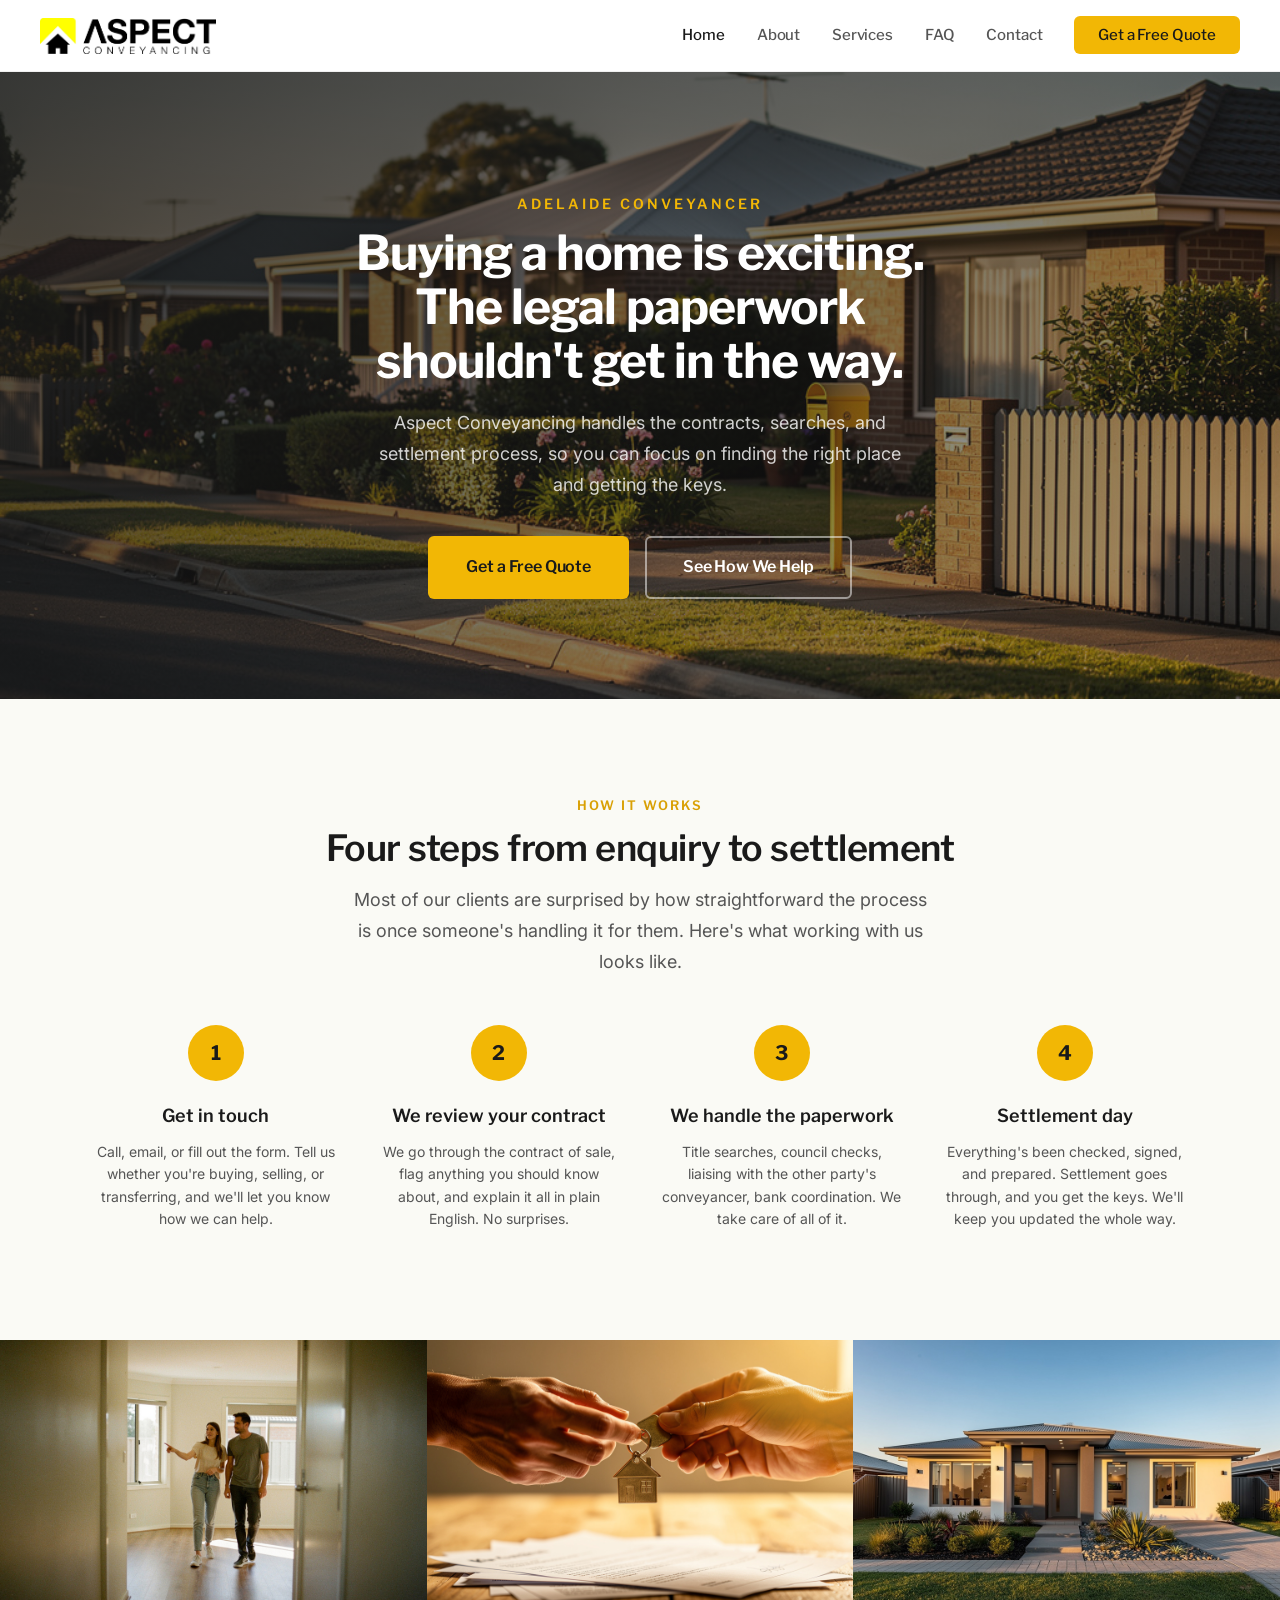
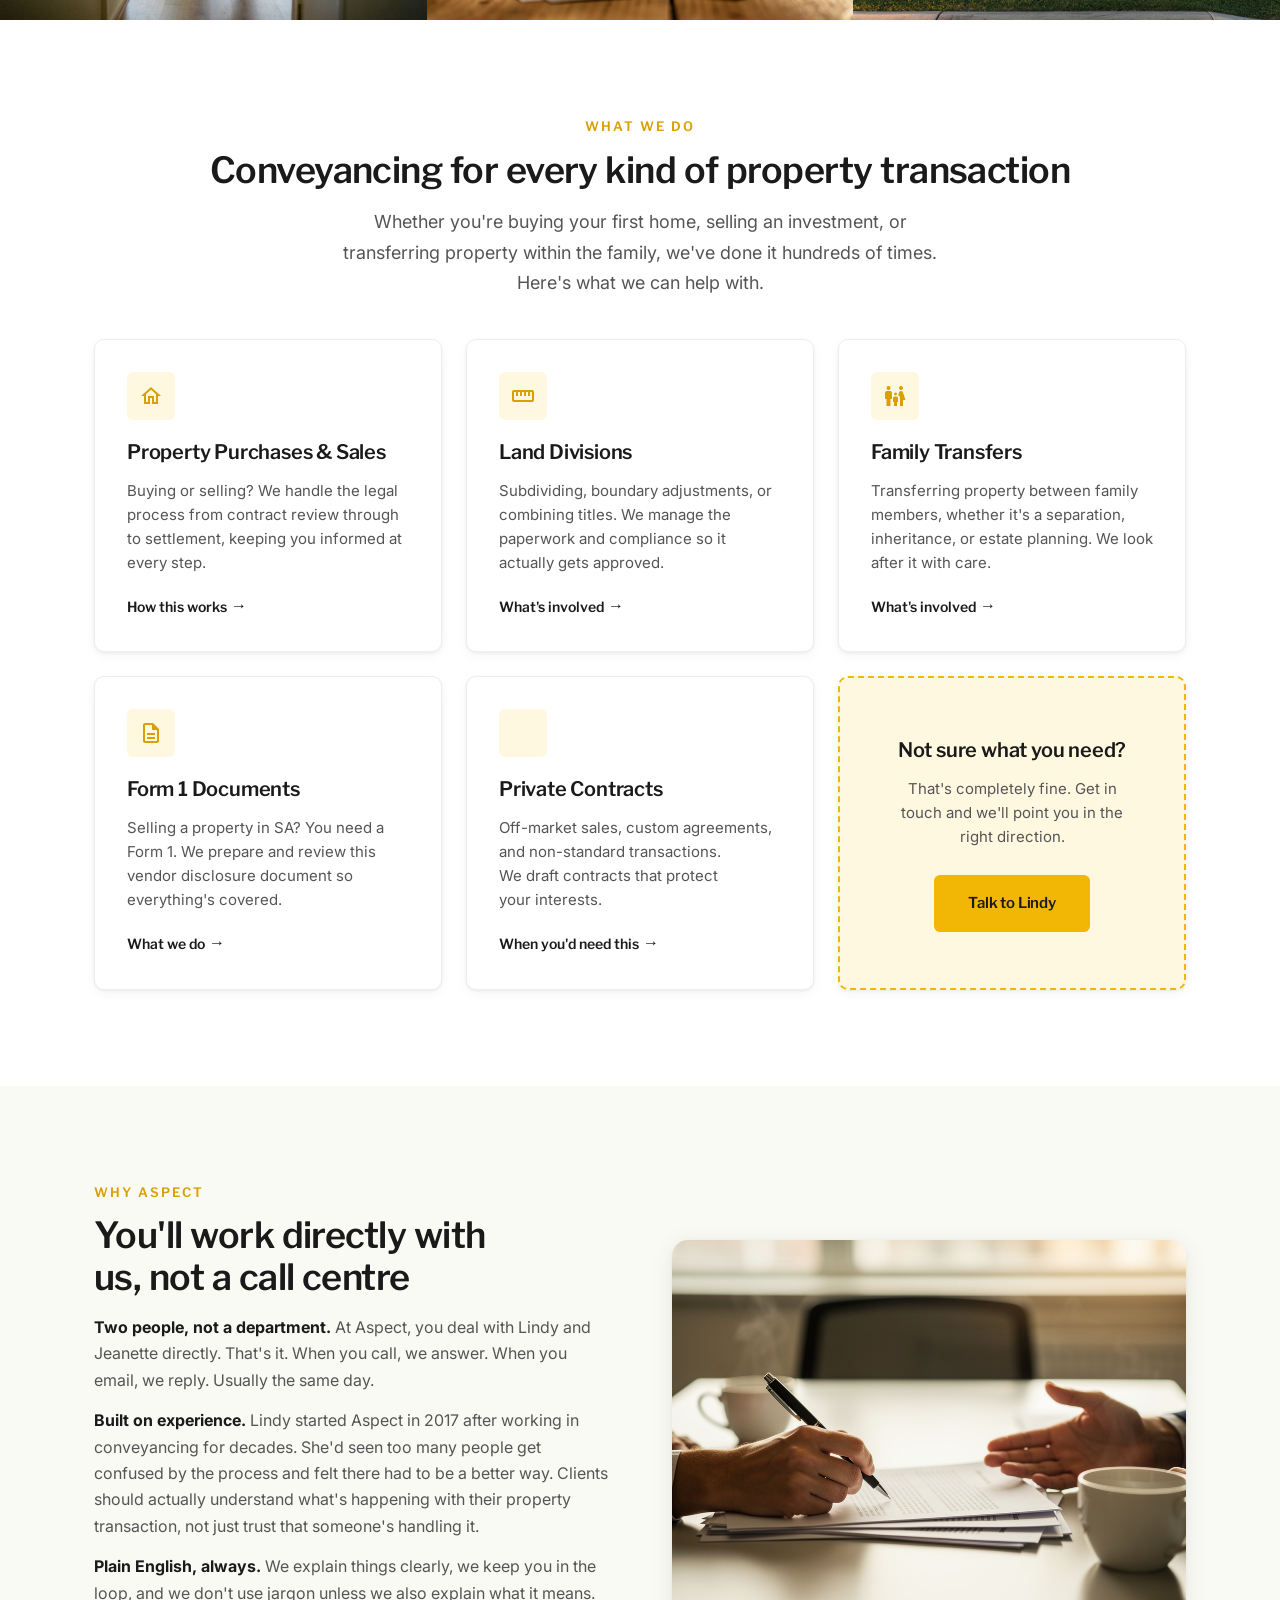
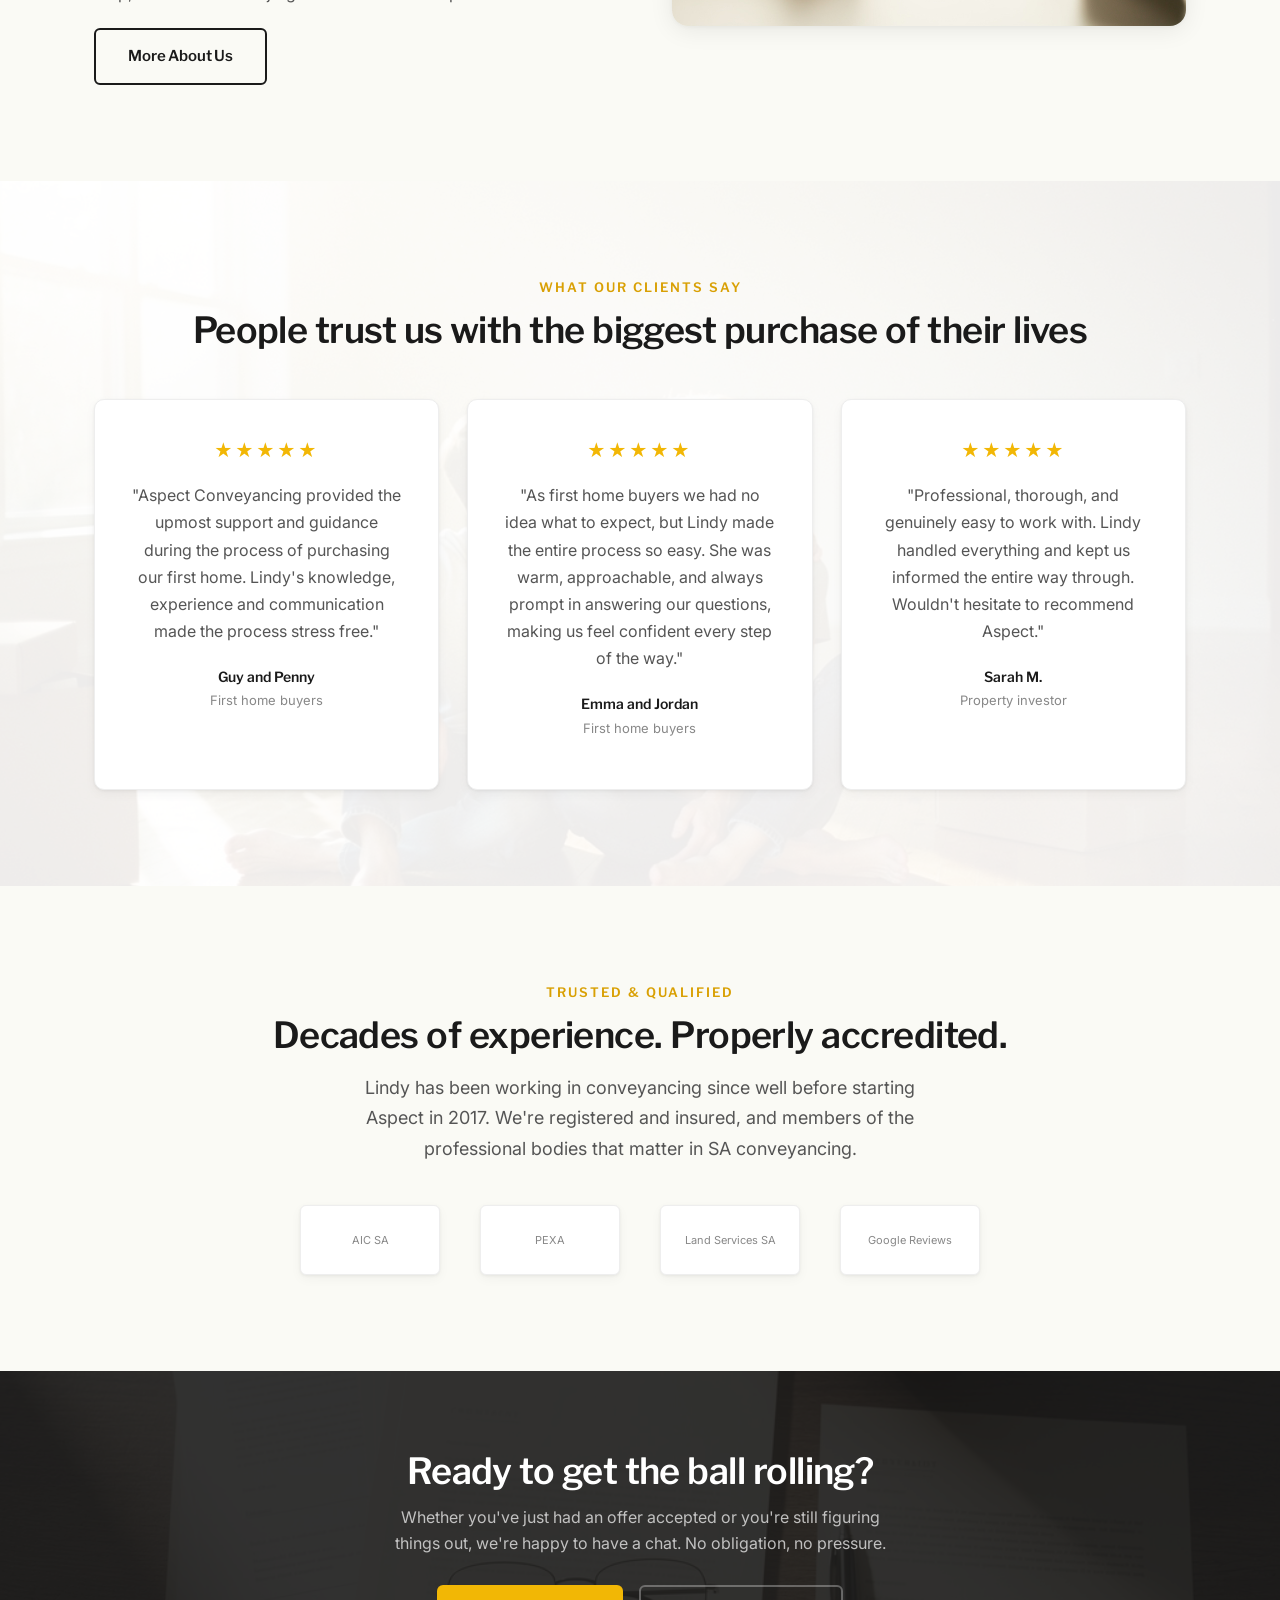
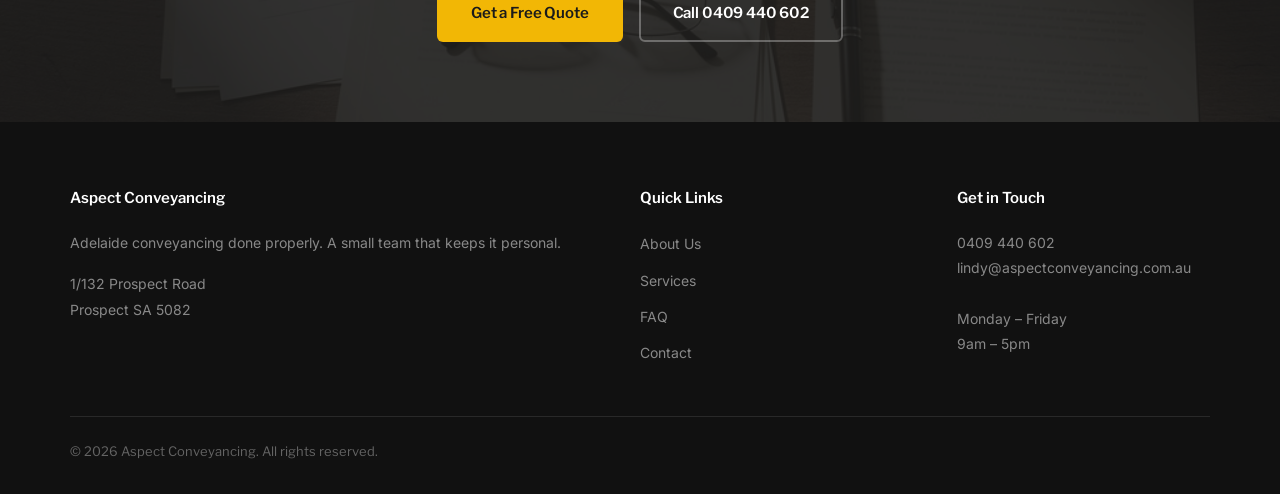
<file: index.html>
<!DOCTYPE html>
<html lang="en-AU">
<head>
  <meta charset="UTF-8">
  <meta name="viewport" content="width=device-width, initial-scale=1.0">
  <title>Aspect Conveyancing — Adelaide Conveyancer</title>
  <link rel="preconnect" href="https://fonts.googleapis.com">
  <link rel="preconnect" href="https://fonts.gstatic.com" crossorigin>
  <link href="https://fonts.googleapis.com/css2?family=Libre+Franklin:wght@400;500;600;700;800&family=Inter:wght@400;500;600&display=swap" rel="stylesheet">
  <link href="https://fonts.googleapis.com/icon?family=Material+Icons+Outlined" rel="stylesheet">
  <link rel="stylesheet" href="homepage.css">
  <link rel="icon" type="image/svg+xml" href="/favicon.svg">
</head>
<body>

  <!-- Navigation -->
  <nav>
    <a href="/" class="logo"><img src="aspect-logo.webp" alt="Aspect Conveyancing"></a>
    <ul class="nav-links">
      <li><a href="/" class="active">Home</a></li>
      <li><a href="/about">About</a></li>
      <li><a href="/services">Services</a></li>
      <li><a href="/faq">FAQ</a></li>
      <li><a href="/contact">Contact</a></li>
      <li><a href="/contact" class="nav-cta">Get a Free Quote</a></li>
    </ul>
  </nav>

  <!-- Hero -->
  <section class="hero">
    <div class="hero-bg">
      <img src="images/01-hero-suburban-golden-hour.jpg" alt="Adelaide suburban street at golden hour">
    </div>
    <div class="container">
      <p class="section-label">Adelaide Conveyancer</p>
      <h1>Buying a home is exciting. The legal paperwork shouldn't get in the way.</h1>
      <p class="section-subtitle">Aspect Conveyancing handles the contracts, searches, and settlement process, so you can focus on finding the right place and getting the keys.</p>
      <div class="btn-group">
        <a href="/contact" class="btn">Get a Free Quote</a>
        <a href="/services" class="btn btn-outline">See How We Help</a>
      </div>
    </div>
  </section>

  <!-- How It Works -->
  <section class="cream">
    <div class="container text-center">
      <p class="section-label">How It Works</p>
      <h2>Four steps from enquiry to settlement</h2>
      <p class="section-subtitle" style="margin: 0 auto;">Most of our clients are surprised by how straightforward the process is once someone's handling it for them. Here's what working with us looks like.</p>
      <div class="steps">
        <div class="step">
          <div class="step-number">1</div>
          <h4>Get in touch</h4>
          <p>Call, email, or fill out the form. Tell us whether you're buying, selling, or transferring, and we'll let you know how we can help.</p>
        </div>
        <div class="step">
          <div class="step-number">2</div>
          <h4>We review your contract</h4>
          <p>We go through the contract of sale, flag anything you should know about, and explain it all in plain English. No surprises.</p>
        </div>
        <div class="step">
          <div class="step-number">3</div>
          <h4>We handle the paperwork</h4>
          <p>Title searches, council checks, liaising with the other party's conveyancer, bank coordination. We take care of all of it.</p>
        </div>
        <div class="step">
          <div class="step-number">4</div>
          <h4>Settlement day</h4>
          <p>Everything's been checked, signed, and prepared. Settlement goes through, and you get the keys. We'll keep you updated the whole way.</p>
        </div>
      </div>
    </div>
  </section>

  <!-- Image Strip -->
  <div class="image-strip">
    <img src="images/03-couple-house-inspection.jpg" alt="Couple inspecting a home">
    <img src="images/20-hands-exchanging-keys.jpg" alt="Exchanging house keys">
    <img src="images/18-modern-australian-home.jpg" alt="Modern Australian home">
  </div>

  <!-- Services Overview -->
  <section>
    <div class="container text-center">
      <p class="section-label">What We Do</p>
      <h2>Conveyancing for every kind of property transaction</h2>
      <p class="section-subtitle" style="margin: 0 auto;">Whether you're buying your first home, selling an investment, or transferring property within the family, we've done it hundreds of times. Here's what we can help with.</p>
      <div class="card-grid" style="text-align: left;">
        <div class="card">
          <div class="card-icon">
            <span class="material-icons-outlined">home</span>
          </div>
          <h3>Property Purchases &amp; Sales</h3>
          <p>Buying or selling? We handle the legal process from contract review through to settlement, keeping you informed at every step.</p>
          <a href="/services#purchases" class="card-link">How this works</a>
        </div>
        <div class="card">
          <div class="card-icon">
            <span class="material-icons-outlined">straighten</span>
          </div>
          <h3>Land Divisions</h3>
          <p>Subdividing, boundary adjustments, or combining titles. We manage the paperwork and compliance so it actually gets approved.</p>
          <a href="/services#land-divisions" class="card-link">What's involved</a>
        </div>
        <div class="card">
          <div class="card-icon">
            <span class="material-icons-outlined">family_restroom</span>
          </div>
          <h3>Family Transfers</h3>
          <p>Transferring property between family members, whether it's a separation, inheritance, or estate planning. We look after it with care.</p>
          <a href="/services#family-transfers" class="card-link">What's involved</a>
        </div>
        <div class="card">
          <div class="card-icon">
            <span class="material-icons-outlined">description</span>
          </div>
          <h3>Form 1 Documents</h3>
          <p>Selling a property in SA? You need a Form 1. We prepare and review this vendor disclosure document so everything's covered.</p>
          <a href="/services#form-1" class="card-link">What we do</a>
        </div>
        <div class="card">
          <div class="card-icon">
            <span class="material-icons-outlined">handshake</span>
          </div>
          <h3>Private Contracts</h3>
          <p>Off-market sales, custom agreements, and non-standard transactions. We draft contracts that protect your interests.</p>
          <a href="/services#private-contracts" class="card-link">When you'd need this</a>
        </div>
        <div class="card card-cta">
          <h3>Not sure what you need?</h3>
          <p>That's completely fine. Get in touch and we'll point you in the right direction.</p>
          <a href="/contact" class="btn">Talk to Lindy</a>
        </div>
      </div>
    </div>
  </section>

  <!-- Why Aspect -->
  <section class="cream">
    <div class="container">
      <div class="two-col-layout">
        <div class="why-content">
          <p class="section-label">Why Aspect</p>
          <h2>You'll work directly with us, not a call centre</h2>
          <p><strong>Two people, not a department.</strong> At Aspect, you deal with Lindy and Jeanette directly. That's it. When you call, we answer. When you email, we reply. Usually the same day.</p>
          <p><strong>Built on experience.</strong> Lindy started Aspect in 2017 after working in conveyancing for decades. She'd seen too many people get confused by the process and felt there had to be a better way. Clients should actually understand what's happening with their property transaction, not just trust that someone's handling it.</p>
          <p><strong>Plain English, always.</strong> We explain things clearly, we keep you in the loop, and we don't use jargon unless we also explain what it means.</p>
          <a href="/about" class="btn btn-outline" style="margin-top: 8px;">More About Us</a>
        </div>
        <div class="why-image">
          <img src="images/08-hands-meeting-documents.jpg" alt="Meeting with a conveyancer">
        </div>
      </div>
    </div>
  </section>

  <!-- Testimonials -->
  <section class="testimonials-section">
    <div class="section-bg">
      <img src="images/13-couple-moving-boxes-laughing.jpg" alt="Happy couple in new home">
    </div>
    <div class="container text-center">
      <p class="section-label">What Our Clients Say</p>
      <h2>People trust us with the biggest purchase of their lives</h2>
      <div class="testimonial-grid">
        <div class="testimonial">
          <div class="testimonial-stars">★★★★★</div>
          <blockquote>"Aspect Conveyancing provided the upmost support and guidance during the process of purchasing our first home. Lindy's knowledge, experience and communication made the process stress free."</blockquote>
          <p class="attribution">Guy and Penny <span>First home buyers</span></p>
        </div>
        <div class="testimonial">
          <div class="testimonial-stars">★★★★★</div>
          <blockquote>"As first home buyers we had no idea what to expect, but Lindy made the entire process so easy. She was warm, approachable, and always prompt in answering our questions, making us feel confident every step of the way."</blockquote>
          <p class="attribution">Emma and Jordan <span>First home buyers</span></p>
        </div>
        <div class="testimonial">
          <div class="testimonial-stars">★★★★★</div>
          <blockquote>"Professional, thorough, and genuinely easy to work with. Lindy handled everything and kept us informed the entire way through. Wouldn't hesitate to recommend Aspect."</blockquote>
          <p class="attribution">Sarah M. <span>Property investor</span></p>
        </div>
      </div>
    </div>
  </section>

  <!-- Trust Signals -->
  <section class="cream text-center">
    <div class="container">
      <p class="section-label">Trusted &amp; Qualified</p>
      <h2>Decades of experience. Properly accredited.</h2>
      <p class="section-subtitle" style="margin: 0 auto;">Lindy has been working in conveyancing since well before starting Aspect in 2017. We're registered and insured, and members of the professional bodies that matter in SA conveyancing.</p>
      <div class="trust-logos">
        <div class="trust-logo">AIC SA</div>
        <div class="trust-logo">PEXA</div>
        <div class="trust-logo">Land Services SA</div>
        <div class="trust-logo">Google Reviews</div>
      </div>
    </div>
  </section>

  <!-- CTA Banner -->
  <section class="cta-banner cta-with-image">
    <div class="section-bg">
      <img src="images/07-documents-desk-flatlay.jpg" alt="Property documents on desk">
    </div>
    <div class="container">
      <h2>Ready to get the ball rolling?</h2>
      <p>Whether you've just had an offer accepted or you're still figuring things out, we're happy to have a chat. No obligation, no pressure.</p>
      <div class="btn-group" style="justify-content: center;">
        <a href="/contact" class="btn">Get a Free Quote</a>
        <a href="tel:0409440602" class="btn btn-outline">Call 0409 440 602</a>
      </div>
    </div>
  </section>

  <!-- Footer -->
  <footer>
    <div class="footer-grid">
      <div>
        <h4>Aspect Conveyancing</h4>
        <p>Adelaide conveyancing done properly. A small team that keeps it personal.</p>
        <p style="margin-top: 16px;">
          1/132 Prospect Road<br>
          Prospect SA 5082
        </p>
      </div>
      <div>
        <h4>Quick Links</h4>
        <ul>
          <li><a href="/about">About Us</a></li>
          <li><a href="/services">Services</a></li>
          <li><a href="/faq">FAQ</a></li>
          <li><a href="/contact">Contact</a></li>
        </ul>
      </div>
      <div>
        <h4>Get in Touch</h4>
        <p>
          <a href="tel:0409440602">0409 440 602</a><br>
          <a href="mailto:lindy@aspectconveyancing.com.au">lindy@aspectconveyancing.com.au</a><br><br>
          Monday – Friday<br>
          9am – 5pm
        </p>
      </div>
    </div>
    <div class="footer-bottom">
      <span>&copy; 2026 Aspect Conveyancing. All rights reserved.</span>
    </div>
  </footer>

</body>
</html>
</file>
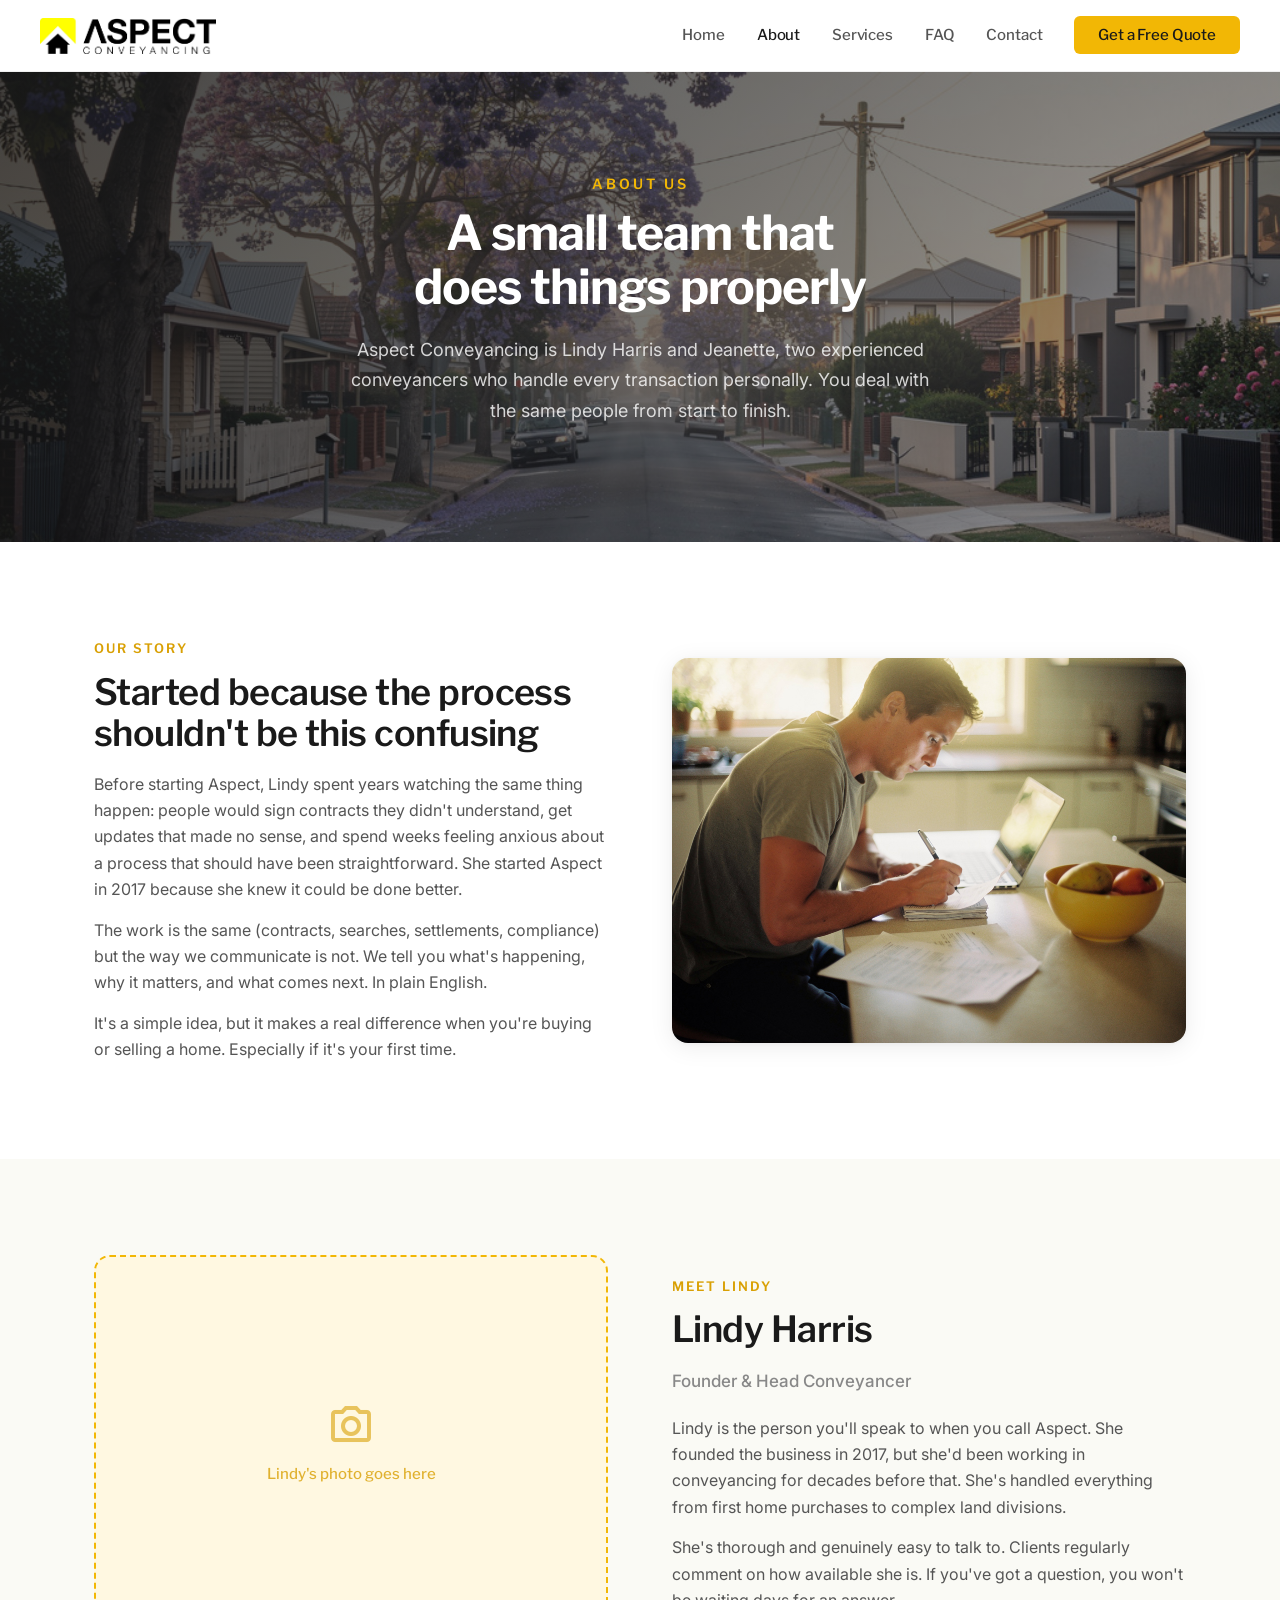
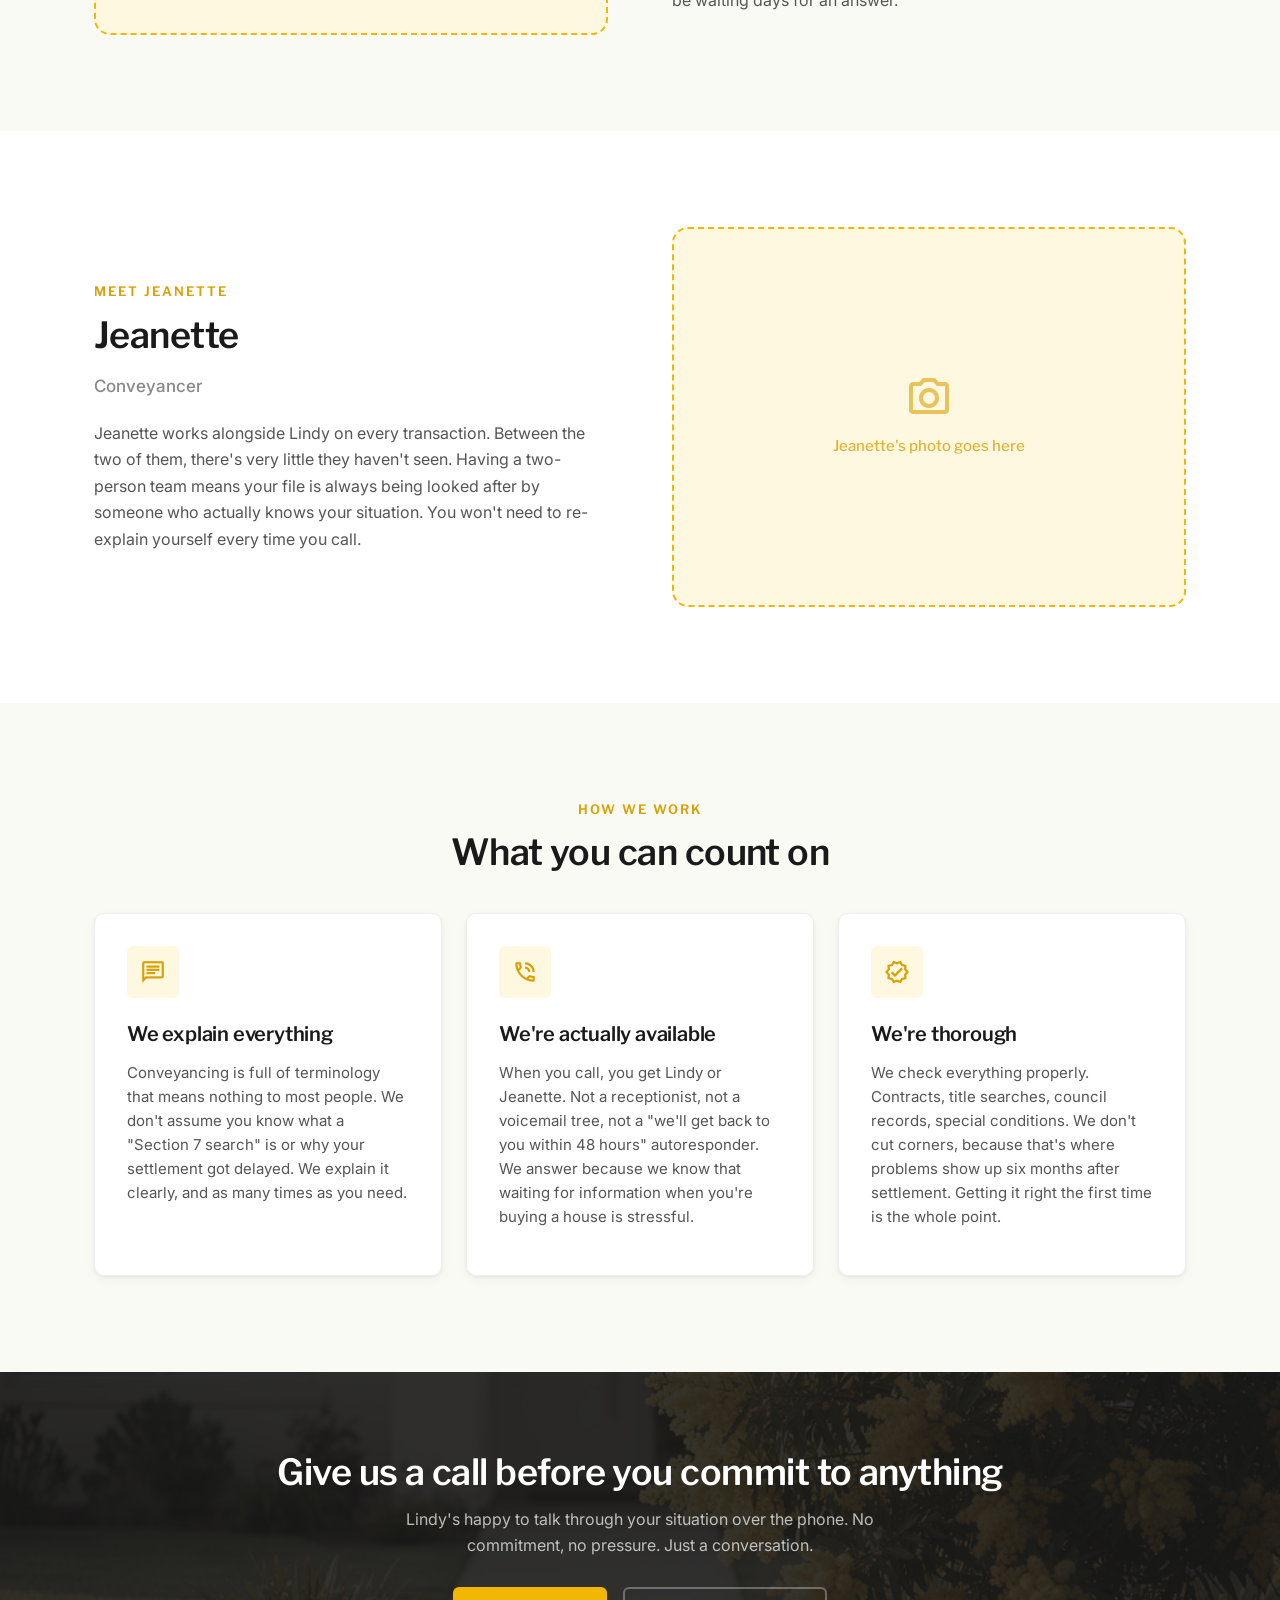
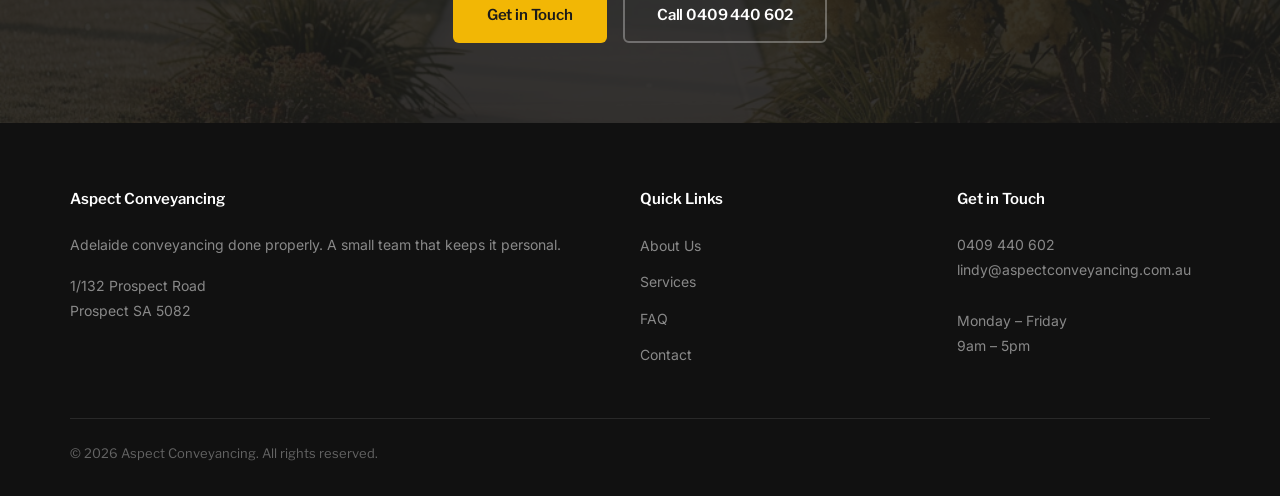
<file: about.html>
<!DOCTYPE html>
<html lang="en-AU">
<head>
  <meta charset="UTF-8">
  <meta name="viewport" content="width=device-width, initial-scale=1.0">
  <title>About — Aspect Conveyancing</title>
  <link rel="preconnect" href="https://fonts.googleapis.com">
  <link rel="preconnect" href="https://fonts.gstatic.com" crossorigin>
  <link href="https://fonts.googleapis.com/css2?family=Libre+Franklin:wght@400;500;600;700;800&family=Inter:wght@400;500;600&display=swap" rel="stylesheet">
  <link href="https://fonts.googleapis.com/icon?family=Material+Icons+Outlined" rel="stylesheet">
  <link rel="stylesheet" href="homepage.css">
  <style>
    /* About page-specific styles */

    /* Hero — shorter than homepage hero */
    .about-hero {
      min-height: 440px;
    }

    .about-hero .container {
      padding: 100px 24px 80px;
    }

    .about-hero .section-subtitle {
      max-width: 580px;
    }

    /* Team member sections */
    .team-role {
      font-family: 'Inter', sans-serif;
      font-size: 17px;
      font-weight: 500;
      color: var(--text-muted);
      margin-bottom: 20px;
    }

    .team-image {
      border-radius: var(--radius-lg);
      overflow: hidden;
      box-shadow: var(--shadow-elevated);
    }

    .team-image img {
      width: 100%;
      height: 100%;
      object-fit: cover;
      display: block;
      outline: none;
      min-height: 360px;
    }

    /* Story section image */
    .story-image {
      border-radius: var(--radius-lg);
      overflow: hidden;
      box-shadow: var(--shadow-elevated);
    }

    .story-image img {
      width: 100%;
      height: 100%;
      object-fit: cover;
      display: block;
      outline: none;
      min-height: 340px;
    }

    /* Values card icon styling */
    .card .card-icon {
      width: 52px;
      height: 52px;
      background: var(--brand-yellow-light);
      border-radius: var(--radius-sm);
      margin-bottom: 20px;
      display: flex;
      align-items: center;
      justify-content: center;
    }

    .card .card-icon .material-icons-outlined {
      font-size: 26px;
      color: var(--brand-yellow-hover);
    }

    /* Team photo placeholders */
    .team-photo-placeholder {
      background: var(--brand-yellow-light);
      border: 2px dashed var(--brand-yellow);
      border-radius: var(--radius-lg);
      min-height: 380px;
      display: flex;
      flex-direction: column;
      align-items: center;
      justify-content: center;
      gap: 12px;
    }

    .team-photo-placeholder .material-icons-outlined {
      font-size: 48px;
      color: var(--brand-yellow-hover);
      opacity: 0.6;
    }

    .team-photo-placeholder p {
      font-family: 'Libre Franklin', sans-serif;
      font-size: 15px;
      font-weight: 500;
      color: var(--brand-yellow-hover);
      margin: 0;
      opacity: 0.8;
    }

    /* Ensure two-col text has good spacing */
    .two-col-layout p:last-child {
      margin-bottom: 0;
    }
  </style>
  <link rel="icon" type="image/svg+xml" href="/favicon.svg">
</head>
<body>

  <!-- Navigation -->
  <nav>
    <a href="/" class="logo"><img src="aspect-logo.webp" alt="Aspect Conveyancing"></a>
    <ul class="nav-links">
      <li><a href="/">Home</a></li>
      <li><a href="/about" class="active">About</a></li>
      <li><a href="/services">Services</a></li>
      <li><a href="/faq">FAQ</a></li>
      <li><a href="/contact">Contact</a></li>
      <li><a href="/contact" class="nav-cta">Get a Free Quote</a></li>
    </ul>
  </nav>

  <!-- Hero -->
  <section class="hero about-hero">
    <div class="hero-bg">
      <img src="images/11-adelaide-street-morning.jpg" alt="Adelaide street in morning light">
    </div>
    <div class="container">
      <p class="section-label">About Us</p>
      <h1>A small team that does things properly</h1>
      <p class="section-subtitle">Aspect Conveyancing is Lindy Harris and Jeanette, two experienced conveyancers who handle every transaction personally. You deal with the same people from start to finish.</p>
    </div>
  </section>

  <!-- Our Story -->
  <section>
    <div class="container">
      <div class="two-col-layout">
        <div>
          <p class="section-label">Our Story</p>
          <h2>Started because the process shouldn't be this confusing</h2>
          <p>Before starting Aspect, Lindy spent years watching the same thing happen: people would sign contracts they didn't understand, get updates that made no sense, and spend weeks feeling anxious about a process that should have been straightforward. She started Aspect in 2017 because she knew it could be done better.</p>
          <p>The work is the same (contracts, searches, settlements, compliance) but the way we communicate is not. We tell you what's happening, why it matters, and what comes next. In plain English.</p>
          <p>It's a simple idea, but it makes a real difference when you're buying or selling a home. Especially if it's your first time.</p>
        </div>
        <div class="story-image">
          <img src="images/17-kitchen-reviewing-paperwork.jpg" alt="Reviewing property paperwork">
        </div>
      </div>
    </div>
  </section>

  <!-- Meet Lindy -->
  <section class="cream">
    <div class="container">
      <div class="two-col-layout">
        <div class="team-photo-placeholder">
          <span class="material-icons-outlined">photo_camera</span>
          <p>Lindy's photo goes here</p>
        </div>
        <div>
          <p class="section-label">Meet Lindy</p>
          <h2>Lindy Harris</h2>
          <p class="team-role">Founder &amp; Head Conveyancer</p>
          <p>Lindy is the person you'll speak to when you call Aspect. She founded the business in 2017, but she'd been working in conveyancing for decades before that. She's handled everything from first home purchases to complex land divisions.</p>
          <p>She's thorough and genuinely easy to talk to. Clients regularly comment on how available she is. If you've got a question, you won't be waiting days for an answer.</p>
        </div>
      </div>
    </div>
  </section>

  <!-- Meet Jeanette -->
  <section>
    <div class="container">
      <div class="two-col-layout">
        <div>
          <p class="section-label">Meet Jeanette</p>
          <h2>Jeanette</h2>
          <p class="team-role">Conveyancer</p>
          <p>Jeanette works alongside Lindy on every transaction. Between the two of them, there's very little they haven't seen. Having a two-person team means your file is always being looked after by someone who actually knows your situation. You won't need to re-explain yourself every time you call.</p>
        </div>
        <div class="team-photo-placeholder">
          <span class="material-icons-outlined">photo_camera</span>
          <p>Jeanette's photo goes here</p>
        </div>
      </div>
    </div>
  </section>

  <!-- Values / How We Work -->
  <section class="cream">
    <div class="container text-center">
      <p class="section-label">How We Work</p>
      <h2>What you can count on</h2>
      <div class="card-grid" style="text-align: left; margin-top: 40px;">
        <div class="card">
          <div class="card-icon">
            <span class="material-icons-outlined">chat</span>
          </div>
          <h3>We explain everything</h3>
          <p>Conveyancing is full of terminology that means nothing to most people. We don't assume you know what a "Section 7 search" is or why your settlement got delayed. We explain it clearly, and as many times as you need.</p>
        </div>
        <div class="card">
          <div class="card-icon">
            <span class="material-icons-outlined">phone_in_talk</span>
          </div>
          <h3>We're actually available</h3>
          <p>When you call, you get Lindy or Jeanette. Not a receptionist, not a voicemail tree, not a "we'll get back to you within 48 hours" autoresponder. We answer because we know that waiting for information when you're buying a house is stressful.</p>
        </div>
        <div class="card">
          <div class="card-icon">
            <span class="material-icons-outlined">verified</span>
          </div>
          <h3>We're thorough</h3>
          <p>We check everything properly. Contracts, title searches, council records, special conditions. We don't cut corners, because that's where problems show up six months after settlement. Getting it right the first time is the whole point.</p>
        </div>
      </div>
    </div>
  </section>

  <!-- CTA Banner -->
  <section class="cta-banner cta-with-image">
    <div class="section-bg">
      <img src="images/19-suburban-front-yard.jpg" alt="Adelaide suburban home">
    </div>
    <div class="container">
      <h2>Give us a call before you commit to anything</h2>
      <p>Lindy's happy to talk through your situation over the phone. No commitment, no pressure. Just a conversation.</p>
      <div class="btn-group" style="justify-content: center;">
        <a href="/contact" class="btn">Get in Touch</a>
        <a href="tel:0409440602" class="btn btn-outline">Call 0409 440 602</a>
      </div>
    </div>
  </section>

  <!-- Footer -->
  <footer>
    <div class="footer-grid">
      <div>
        <h4>Aspect Conveyancing</h4>
        <p>Adelaide conveyancing done properly. A small team that keeps it personal.</p>
        <p style="margin-top: 16px;">
          1/132 Prospect Road<br>
          Prospect SA 5082
        </p>
      </div>
      <div>
        <h4>Quick Links</h4>
        <ul>
          <li><a href="/about">About Us</a></li>
          <li><a href="/services">Services</a></li>
          <li><a href="/faq">FAQ</a></li>
          <li><a href="/contact">Contact</a></li>
        </ul>
      </div>
      <div>
        <h4>Get in Touch</h4>
        <p>
          <a href="tel:0409440602">0409 440 602</a><br>
          <a href="mailto:lindy@aspectconveyancing.com.au">lindy@aspectconveyancing.com.au</a><br><br>
          Monday – Friday<br>
          9am – 5pm
        </p>
      </div>
    </div>
    <div class="footer-bottom">
      <span>&copy; 2026 Aspect Conveyancing. All rights reserved.</span>
    </div>
  </footer>

</body>
</html>
</file>
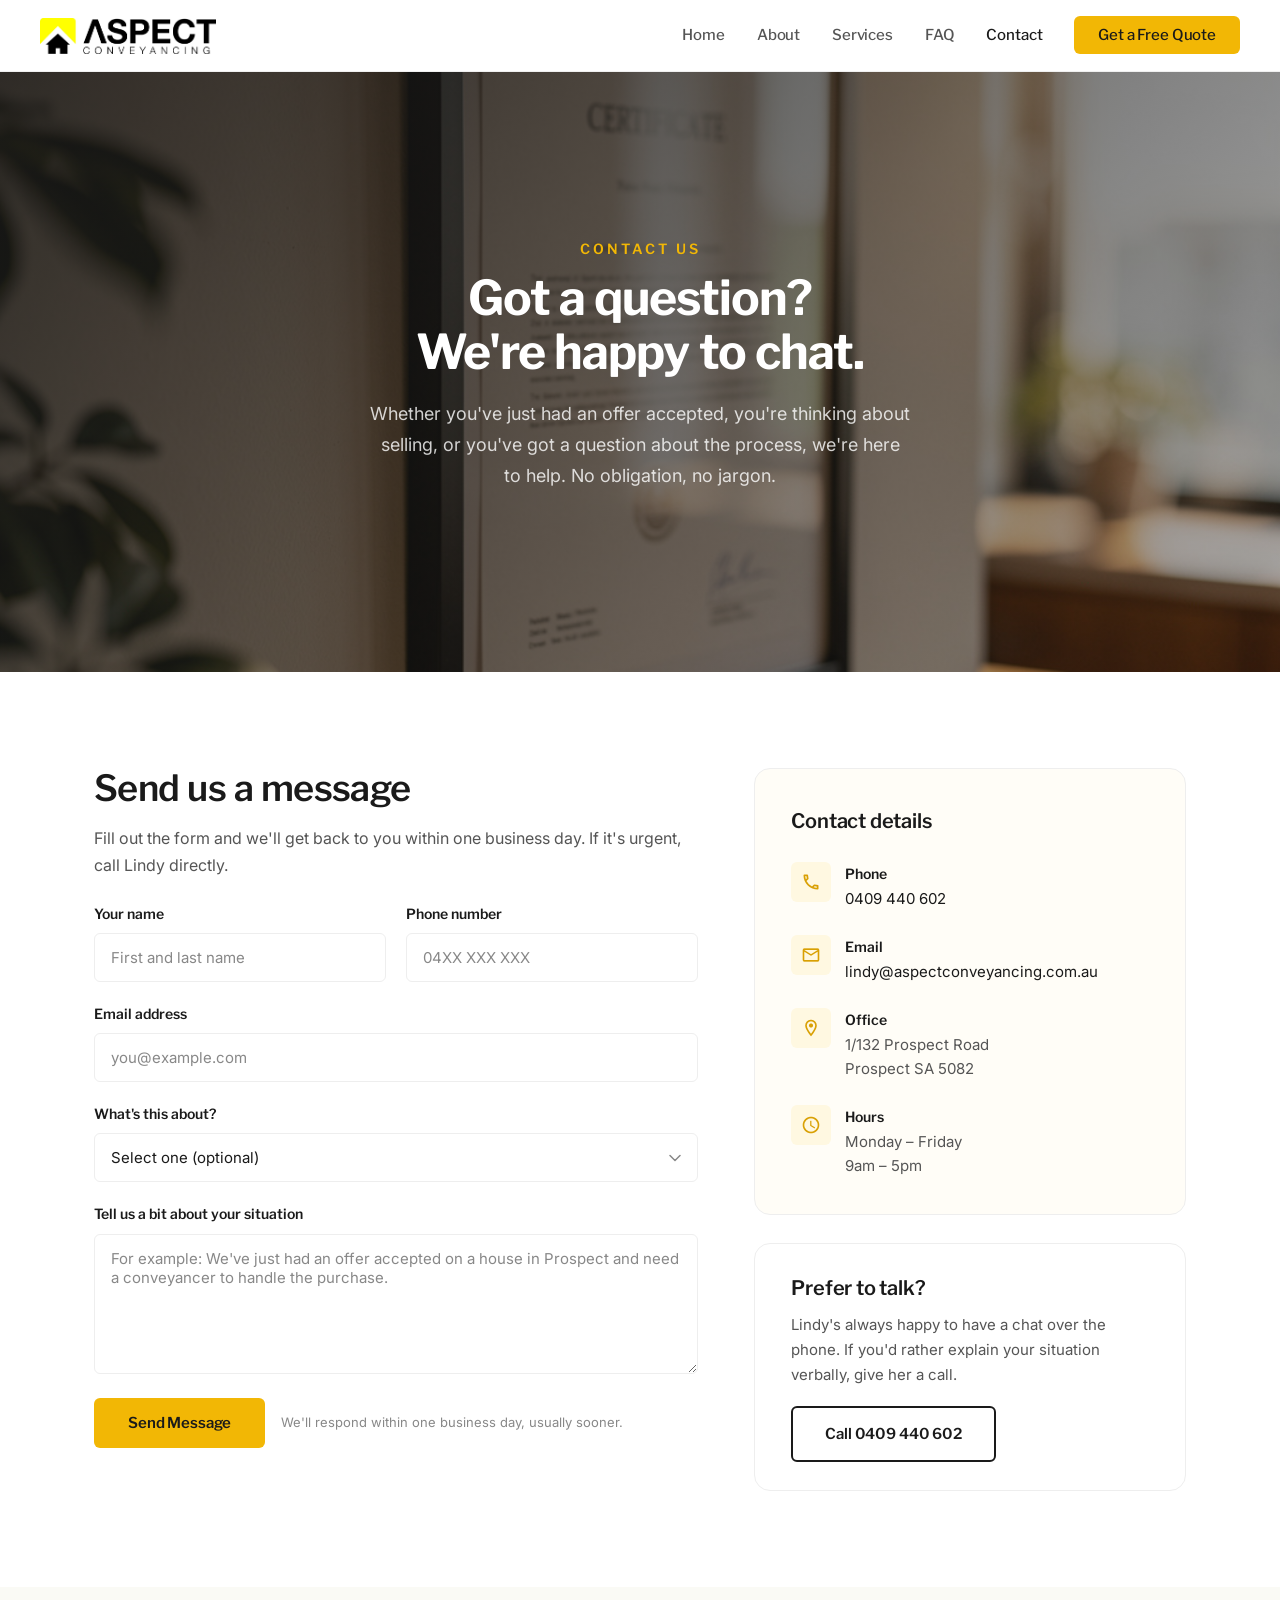
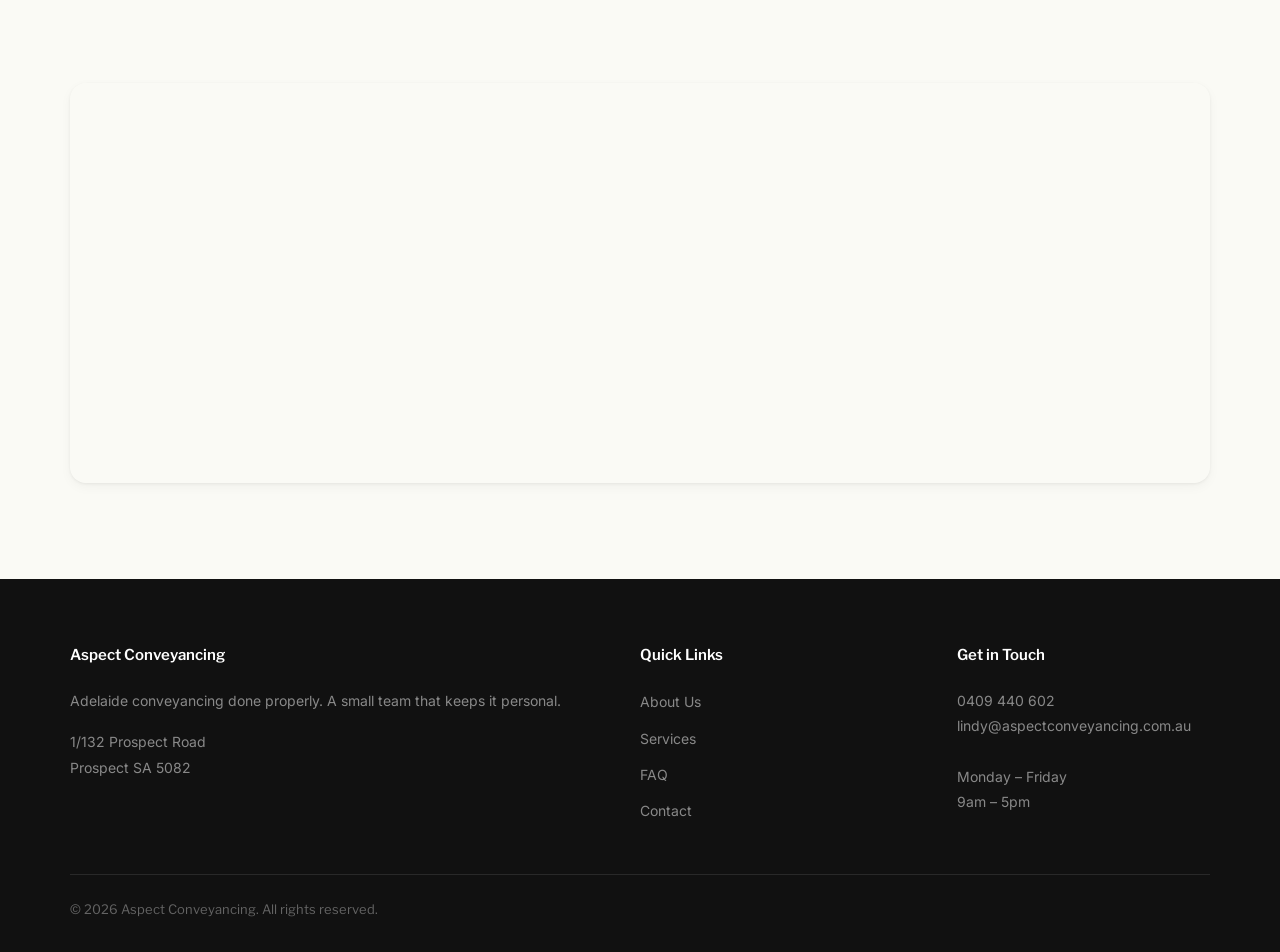
<file: contact.html>
<!DOCTYPE html>
<html lang="en-AU">
<head>
  <meta charset="UTF-8">
  <meta name="viewport" content="width=device-width, initial-scale=1.0">
  <title>Contact — Aspect Conveyancing</title>
  <link rel="preconnect" href="https://fonts.googleapis.com">
  <link rel="preconnect" href="https://fonts.gstatic.com" crossorigin>
  <link href="https://fonts.googleapis.com/css2?family=Libre+Franklin:wght@400;500;600;700;800&family=Inter:wght@400;500;600&display=swap" rel="stylesheet">
  <link href="https://fonts.googleapis.com/icon?family=Material+Icons+Outlined" rel="stylesheet">
  <link rel="stylesheet" href="homepage.css">
  <style>
    /* ===== CONTACT FORM ===== */
    .contact-form {
      display: grid;
      grid-template-columns: 1fr 1fr;
      gap: 20px;
      margin-top: 24px;
    }

    .form-group {
      display: flex;
      flex-direction: column;
    }

    .form-group.full-width {
      grid-column: 1 / -1;
    }

    .form-group label {
      font-family: 'Libre Franklin', sans-serif;
      font-weight: 600;
      font-size: 14px;
      margin-bottom: 8px;
      color: var(--text-primary);
    }

    .form-group input,
    .form-group select,
    .form-group textarea {
      padding: 14px 16px;
      border: 1px solid var(--border-light);
      border-radius: var(--radius-sm);
      font-family: 'Inter', sans-serif;
      font-size: 15px;
      color: var(--text-primary);
      background: var(--surface-white);
      transition: border-color 0.2s ease, box-shadow 0.2s ease;
    }

    .form-group input::placeholder,
    .form-group textarea::placeholder {
      color: var(--text-muted);
    }

    .form-group input:focus,
    .form-group select:focus,
    .form-group textarea:focus {
      outline: none;
      border-color: var(--brand-yellow);
      box-shadow: 0 0 0 3px rgba(242, 183, 5, 0.15);
    }

    .form-group textarea {
      min-height: 140px;
      resize: vertical;
    }

    .form-group select {
      appearance: none;
      -webkit-appearance: none;
      background-image: url("data:image/svg+xml,%3Csvg width='12' height='8' viewBox='0 0 12 8' fill='none' xmlns='http://www.w3.org/2000/svg'%3E%3Cpath d='M1 1.5L6 6.5L11 1.5' stroke='%23888' stroke-width='1.5' stroke-linecap='round' stroke-linejoin='round'/%3E%3C/svg%3E");
      background-repeat: no-repeat;
      background-position: right 16px center;
      padding-right: 40px;
      cursor: pointer;
    }

    .form-submit-row {
      display: flex;
      align-items: center;
      gap: 16px;
      margin-top: 4px;
    }

    .form-submit-row .btn {
      flex-shrink: 0;
    }

    .form-note {
      font-size: 13px;
      color: var(--text-muted);
      line-height: 1.5;
      margin-bottom: 0;
    }

    /* ===== CONTACT DETAILS CARD ===== */
    .contact-details-card {
      background: var(--brand-cream);
      border: 1px solid var(--border-light);
      border-radius: var(--radius-lg);
      padding: 36px;
    }

    .contact-details-card h3 {
      margin-bottom: 24px;
    }

    .detail-item {
      display: flex;
      gap: 14px;
      align-items: flex-start;
      margin-bottom: 24px;
    }

    .detail-item:last-child {
      margin-bottom: 0;
    }

    .detail-icon {
      width: 40px;
      height: 40px;
      background: var(--brand-yellow-light);
      border-radius: var(--radius-sm);
      display: flex;
      align-items: center;
      justify-content: center;
      flex-shrink: 0;
    }

    .detail-icon .material-icons-outlined {
      font-size: 20px;
      color: var(--brand-yellow-hover);
    }

    .detail-text p {
      margin-bottom: 0;
      font-size: 15px;
      line-height: 1.6;
    }

    .detail-text strong {
      display: block;
      font-family: 'Libre Franklin', sans-serif;
      font-weight: 600;
      font-size: 14px;
      color: var(--text-primary);
      margin-bottom: 2px;
    }

    .detail-text a {
      color: var(--text-primary);
      text-decoration: none;
      transition: color 0.15s ease;
    }

    .detail-text a:hover {
      color: var(--brand-yellow-hover);
    }

    /* ===== PREFER TO TALK ===== */
    .prefer-talk {
      margin-top: 28px;
      padding: 28px 36px;
      background: var(--surface-white);
      border: 1px solid var(--border-light);
      border-radius: var(--radius-lg);
    }

    .prefer-talk h3 {
      margin-bottom: 8px;
    }

    .prefer-talk p {
      font-size: 15px;
    }

    .prefer-talk .btn {
      margin-top: 4px;
    }

    /* ===== CONTACT TWO-COL ===== */
    .contact-layout {
      display: grid;
      grid-template-columns: 1.4fr 1fr;
      gap: 56px;
      align-items: start;
    }

    /* ===== MAP SECTION ===== */
    .map-section {
      padding: 0 24px 96px;
      background: var(--surface-cream);
    }

    .map-wrapper {
      max-width: 1140px;
      margin: 0 auto;
      padding-top: 96px;
    }

    .map-wrapper iframe {
      width: 100%;
      height: 400px;
      border: none;
      border-radius: var(--radius-lg);
      box-shadow: var(--shadow-soft);
      display: block;
    }

    .map-placeholder {
      background: var(--surface-white);
      border: 1px solid var(--border-light);
      border-radius: var(--radius-lg);
      min-height: 380px;
      display: flex;
      flex-direction: column;
      align-items: center;
      justify-content: center;
      gap: 12px;
      overflow: hidden;
      box-shadow: var(--shadow-soft);
    }

    .map-placeholder .material-icons-outlined {
      font-size: 40px;
      color: var(--text-muted);
      opacity: 0.5;
    }

    .map-placeholder p {
      font-size: 15px;
      color: var(--text-muted);
      margin-bottom: 0;
    }

    .map-placeholder .map-address {
      font-family: 'Libre Franklin', sans-serif;
      font-weight: 600;
      font-size: 16px;
      color: var(--text-primary);
      margin-bottom: 0;
    }

    /* ===== RESPONSIVE ===== */
    @media (max-width: 768px) {
      .contact-layout {
        grid-template-columns: 1fr;
        gap: 40px;
      }

      .contact-form {
        grid-template-columns: 1fr;
      }

      .contact-details-card {
        padding: 28px;
      }

      .prefer-talk {
        padding: 24px 28px;
      }

      .map-wrapper {
        padding-top: 64px;
      }

      .map-section {
        padding-bottom: 64px;
      }

      .map-placeholder {
        min-height: 280px;
      }
    }
  </style>
  <link rel="icon" type="image/svg+xml" href="/favicon.svg">
</head>
<body>

  <!-- Navigation -->
  <nav>
    <a href="/" class="logo"><img src="aspect-logo.webp" alt="Aspect Conveyancing"></a>
    <ul class="nav-links">
      <li><a href="/">Home</a></li>
      <li><a href="/about">About</a></li>
      <li><a href="/services">Services</a></li>
      <li><a href="/faq">FAQ</a></li>
      <li><a href="/contact" class="active">Contact</a></li>
      <li><a href="/contact" class="nav-cta">Get a Free Quote</a></li>
    </ul>
  </nav>

  <!-- Hero -->
  <section class="hero">
    <div class="hero-bg">
      <img src="images/15-framed-certificate-wall.jpg" alt="Professional certificates on office wall">
    </div>
    <div class="container">
      <p class="section-label">Contact Us</p>
      <h1>Got a question? We're happy to chat.</h1>
      <p class="section-subtitle">Whether you've just had an offer accepted, you're thinking about selling, or you've got a question about the process, we're here to help. No obligation, no jargon.</p>
    </div>
  </section>

  <!-- Contact Form + Details -->
  <section>
    <div class="container">
      <div class="contact-layout">

        <!-- Left: Form -->
        <div>
          <h2>Send us a message</h2>
          <p>Fill out the form and we'll get back to you within one business day. If it's urgent, call Lindy directly.</p>

          <form class="contact-form">
            <div class="form-group">
              <label for="name">Your name</label>
              <input type="text" id="name" placeholder="First and last name">
            </div>
            <div class="form-group">
              <label for="phone">Phone number</label>
              <input type="tel" id="phone" placeholder="04XX XXX XXX">
            </div>
            <div class="form-group full-width">
              <label for="email">Email address</label>
              <input type="email" id="email" placeholder="you@example.com">
            </div>
            <div class="form-group full-width">
              <label for="enquiry-type">What's this about?</label>
              <select id="enquiry-type">
                <option value="">Select one (optional)</option>
                <option value="buying">I'm buying a property</option>
                <option value="selling">I'm selling a property</option>
                <option value="both">I'm buying and selling</option>
                <option value="family-transfer">Family transfer</option>
                <option value="land-division">Land division</option>
                <option value="form-1">I need a Form 1 prepared</option>
                <option value="private-contract">Private contract</option>
                <option value="other">Something else</option>
              </select>
            </div>
            <div class="form-group full-width">
              <label for="message">Tell us a bit about your situation</label>
              <textarea id="message" placeholder="For example: We've just had an offer accepted on a house in Prospect and need a conveyancer to handle the purchase."></textarea>
            </div>
            <div class="form-group full-width">
              <div class="form-submit-row">
                <button type="submit" class="btn">Send Message</button>
                <p class="form-note">We'll respond within one business day, usually sooner.</p>
              </div>
            </div>
          </form>
        </div>

        <!-- Right: Details -->
        <div>
          <div class="contact-details-card">
            <h3>Contact details</h3>

            <div class="detail-item">
              <div class="detail-icon">
                <span class="material-icons-outlined">phone</span>
              </div>
              <div class="detail-text">
                <strong>Phone</strong>
                <p><a href="tel:0409440602">0409 440 602</a></p>
              </div>
            </div>

            <div class="detail-item">
              <div class="detail-icon">
                <span class="material-icons-outlined">email</span>
              </div>
              <div class="detail-text">
                <strong>Email</strong>
                <p><a href="mailto:lindy@aspectconveyancing.com.au">lindy@aspectconveyancing.com.au</a></p>
              </div>
            </div>

            <div class="detail-item">
              <div class="detail-icon">
                <span class="material-icons-outlined">location_on</span>
              </div>
              <div class="detail-text">
                <strong>Office</strong>
                <p>1/132 Prospect Road<br>Prospect SA 5082</p>
              </div>
            </div>

            <div class="detail-item">
              <div class="detail-icon">
                <span class="material-icons-outlined">schedule</span>
              </div>
              <div class="detail-text">
                <strong>Hours</strong>
                <p>Monday – Friday<br>9am – 5pm</p>
              </div>
            </div>
          </div>

          <div class="prefer-talk">
            <h3>Prefer to talk?</h3>
            <p>Lindy's always happy to have a chat over the phone. If you'd rather explain your situation verbally, give her a call.</p>
            <a href="tel:0409440602" class="btn btn-outline">Call 0409 440 602</a>
          </div>
        </div>

      </div>
    </div>
  </section>

  <!-- Map -->
  <div class="map-section">
    <div class="map-wrapper">
      <iframe src="https://www.google.com/maps/embed?pb=!1m18!1m12!1m3!1d3270.5!2d138.5975!3d-34.8804!2m3!1f0!2f0!3f0!3m2!1i1024!2i768!4f13.1!3m3!1m2!1s0x6ab0c8fb631f387b%3A0x2a120f6d52393ab0!2s132+Prospect+Rd%2C+Prospect+SA+5082!5e0!3m2!1sen!2sau!4v1711234567890" allowfullscreen="" loading="lazy" referrerpolicy="no-referrer-when-downgrade" title="Aspect Conveyancing office location"></iframe>
    </div>
  </div>

  <!-- Footer -->
  <footer>
    <div class="footer-grid">
      <div>
        <h4>Aspect Conveyancing</h4>
        <p>Adelaide conveyancing done properly. A small team that keeps it personal.</p>
        <p style="margin-top: 16px;">
          1/132 Prospect Road<br>
          Prospect SA 5082
        </p>
      </div>
      <div>
        <h4>Quick Links</h4>
        <ul>
          <li><a href="/about">About Us</a></li>
          <li><a href="/services">Services</a></li>
          <li><a href="/faq">FAQ</a></li>
          <li><a href="/contact">Contact</a></li>
        </ul>
      </div>
      <div>
        <h4>Get in Touch</h4>
        <p>
          <a href="tel:0409440602">0409 440 602</a><br>
          <a href="mailto:lindy@aspectconveyancing.com.au">lindy@aspectconveyancing.com.au</a><br><br>
          Monday – Friday<br>
          9am – 5pm
        </p>
      </div>
    </div>
    <div class="footer-bottom">
      <span>&copy; 2026 Aspect Conveyancing. All rights reserved.</span>
    </div>
  </footer>

</body>
</html>
</file>
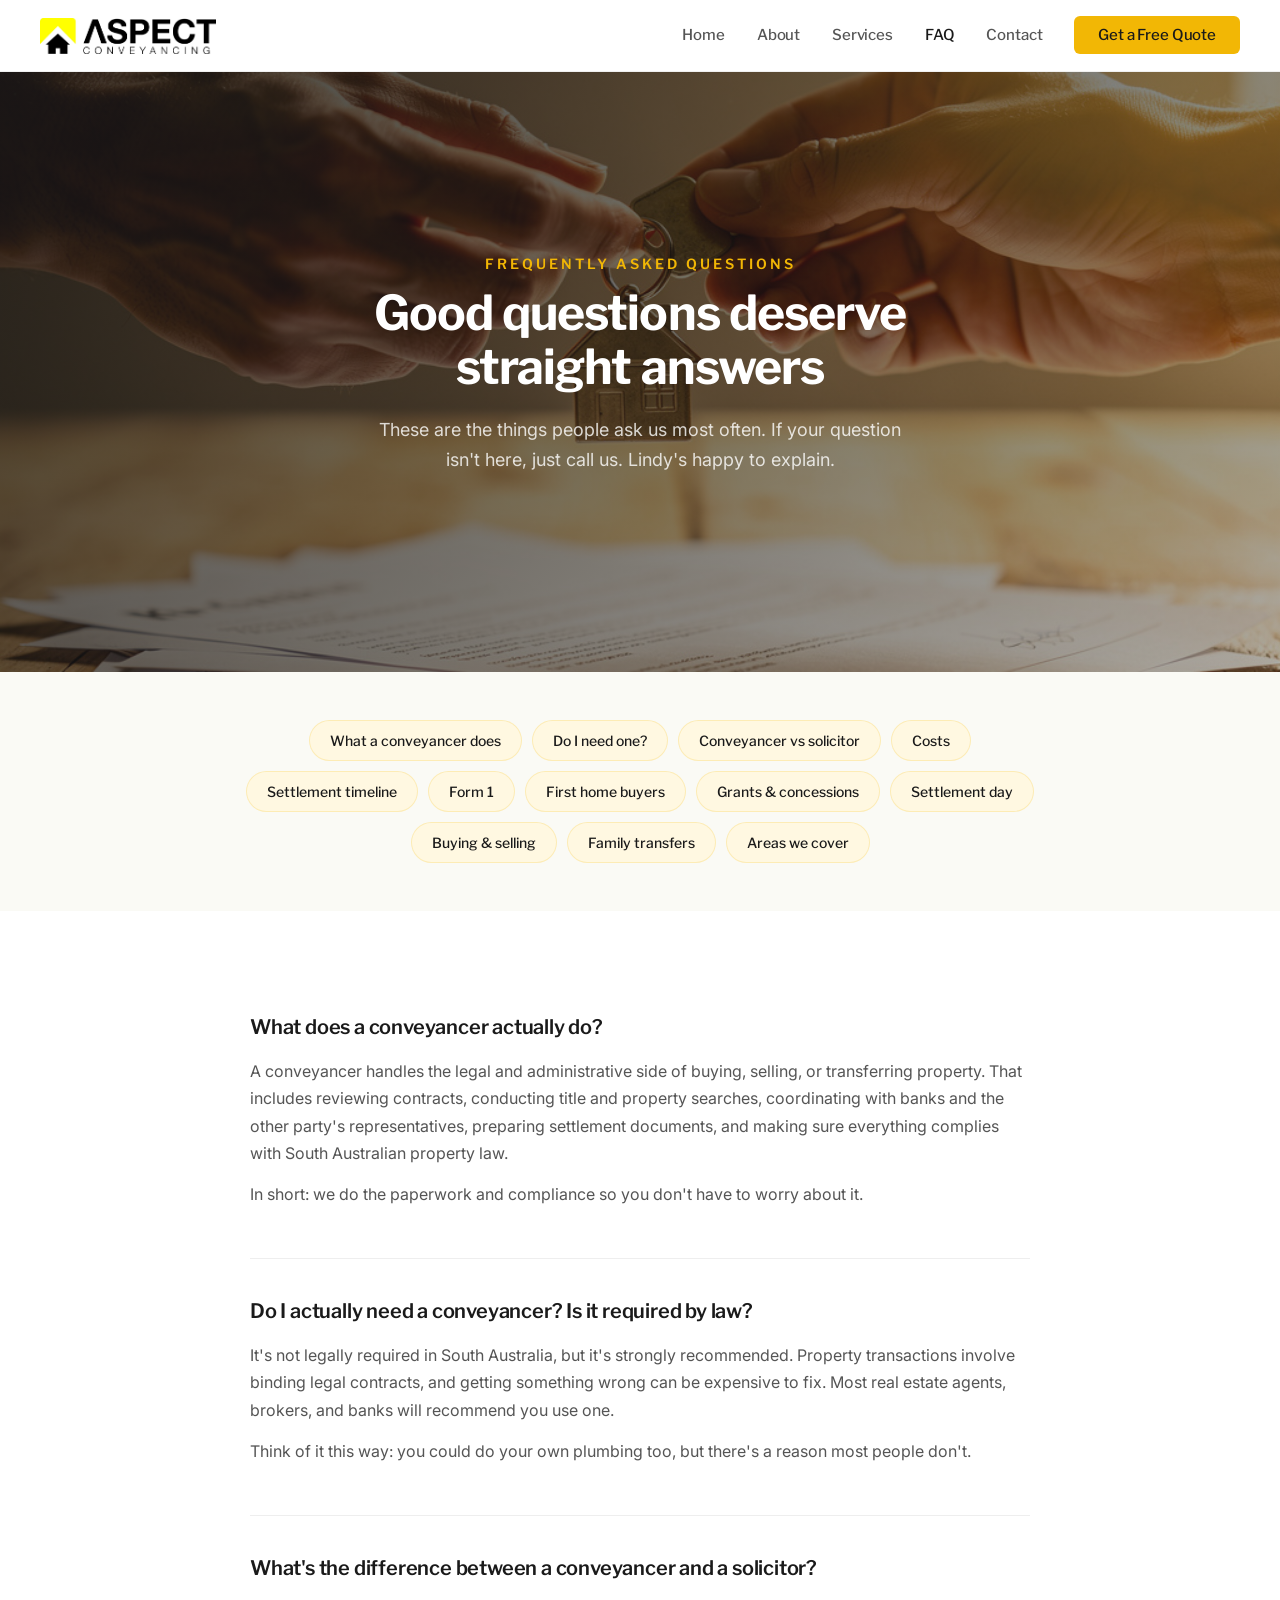
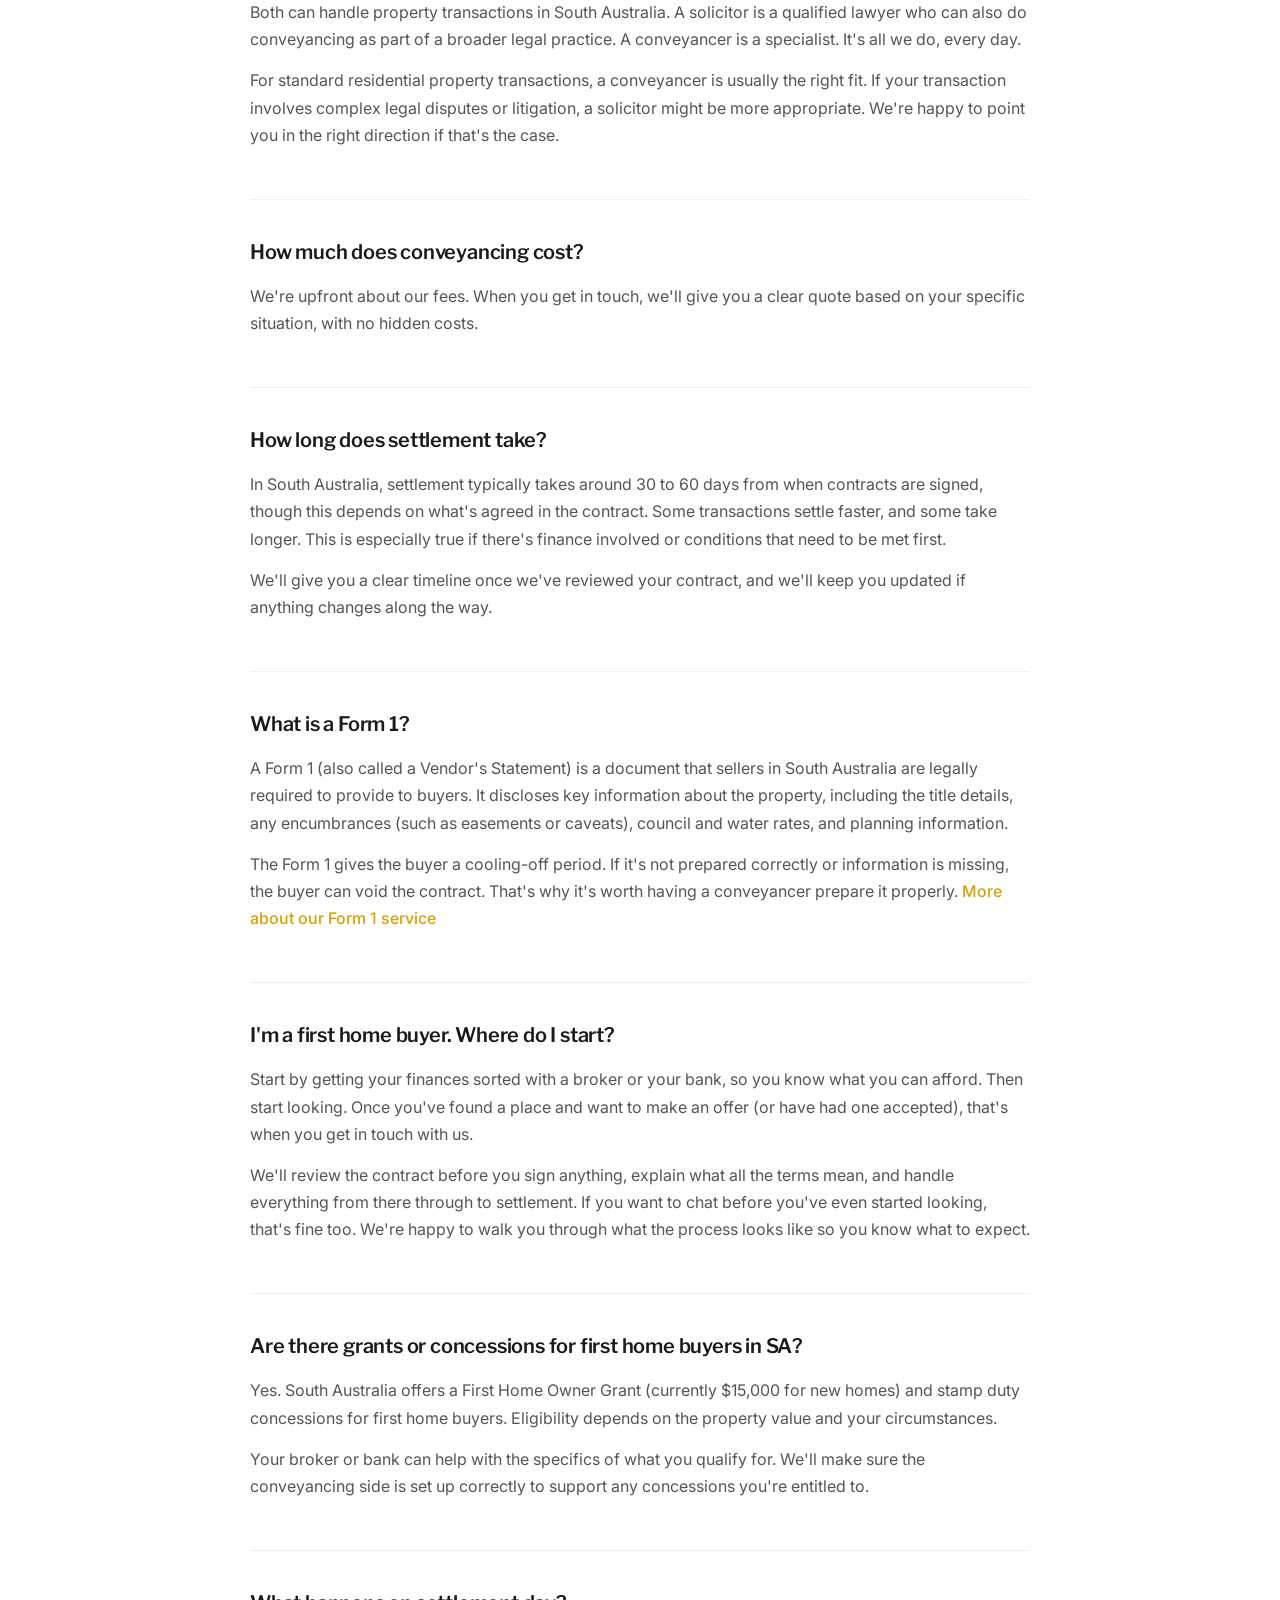
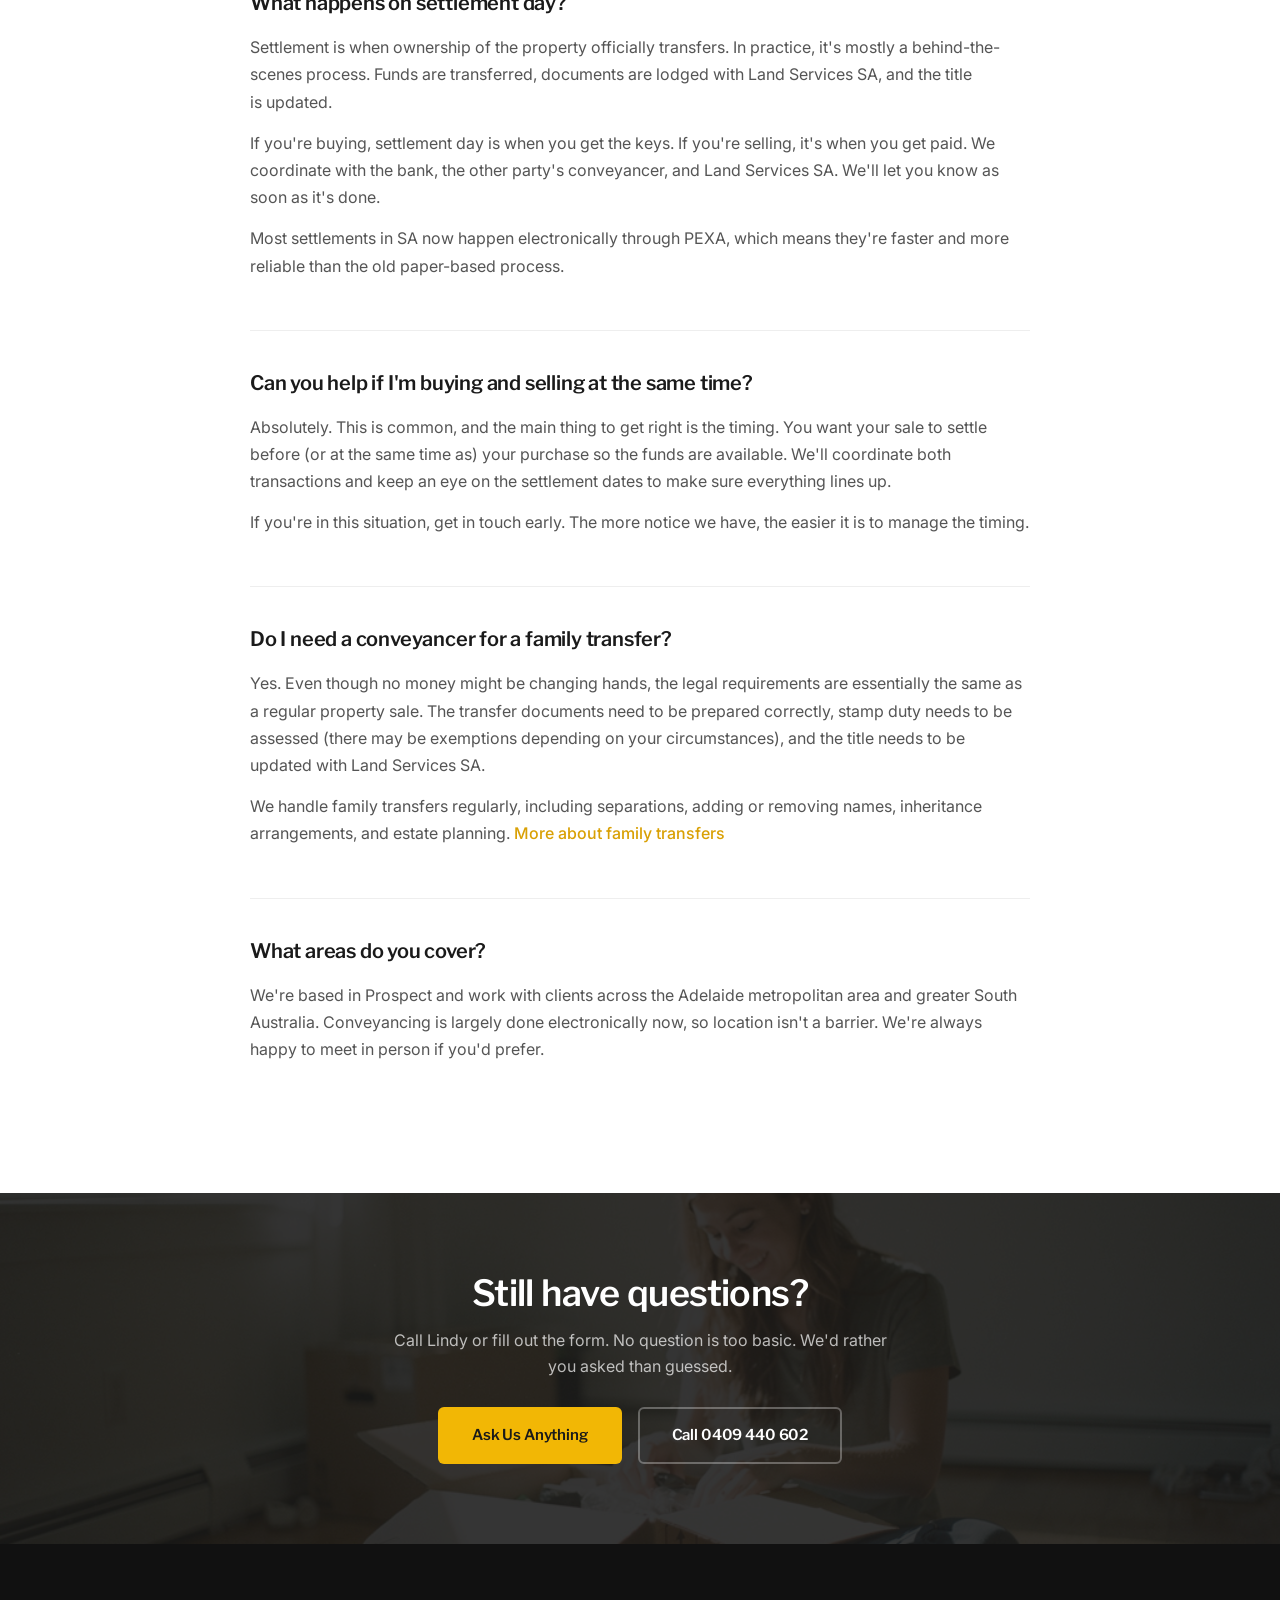
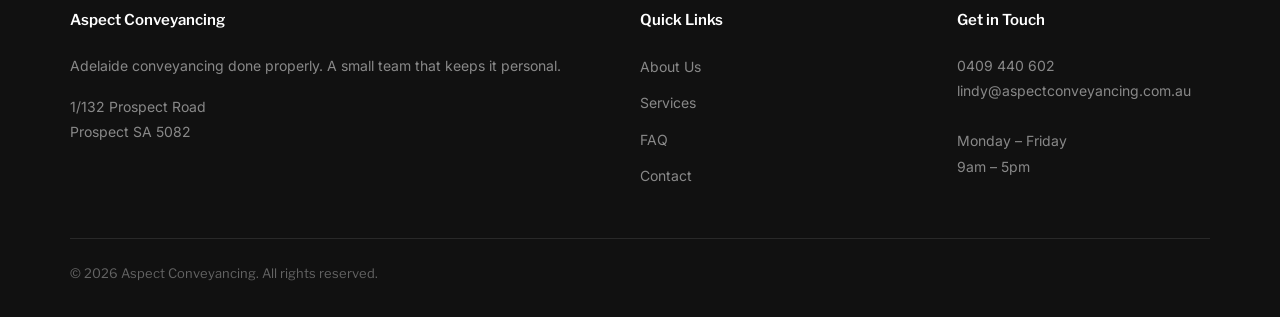
<file: faq.html>
<!DOCTYPE html>
<html lang="en-AU">
<head>
  <meta charset="UTF-8">
  <meta name="viewport" content="width=device-width, initial-scale=1.0">
  <title>FAQ — Aspect Conveyancing</title>
  <link rel="preconnect" href="https://fonts.googleapis.com">
  <link rel="preconnect" href="https://fonts.gstatic.com" crossorigin>
  <link href="https://fonts.googleapis.com/css2?family=Libre+Franklin:wght@400;500;600;700;800&family=Inter:wght@400;500;600&display=swap" rel="stylesheet">
  <link href="https://fonts.googleapis.com/icon?family=Material+Icons+Outlined" rel="stylesheet">
  <link rel="stylesheet" href="homepage.css">
  <style>
    /* ===== FAQ PAGE STYLES ===== */

    /* Jump link tags */
    .faq-tags {
      display: flex;
      flex-wrap: wrap;
      gap: 10px;
      justify-content: center;
    }

    .faq-tag {
      padding: 8px 20px;
      border-radius: 100px;
      background: var(--brand-yellow-light);
      color: var(--brand-dark);
      font-family: 'Libre Franklin', sans-serif;
      font-size: 14px;
      font-weight: 500;
      text-decoration: none;
      border: 1px solid rgba(242,183,5,0.2);
      transition: background 0.2s ease, border-color 0.2s ease;
    }

    .faq-tag:hover {
      background: var(--brand-yellow);
      border-color: var(--brand-yellow);
    }

    /* FAQ items */
    .faq-list {
      max-width: 780px;
      margin: 0 auto;
    }

    .faq-item {
      padding: 36px 0;
      border-bottom: 1px solid var(--border-light);
    }

    .faq-item:last-child {
      border-bottom: none;
    }

    .faq-item h3 {
      font-size: 20px;
      font-weight: 600;
      margin-bottom: 14px;
      color: var(--text-primary);
    }

    .faq-item p {
      color: var(--text-secondary);
      line-height: 1.7;
    }

    .faq-item a {
      color: var(--brand-yellow-hover);
      font-weight: 500;
    }

    .faq-item a:hover {
      text-decoration: underline;
    }

    /* Image break */
    .image-break {
      padding: 0;
      overflow: hidden;
      max-height: 360px;
    }

    .image-break img {
      width: 100%;
      height: 360px;
      object-fit: cover;
      display: block;
      outline: none;
    }

    /* Responsive */
    @media (max-width: 768px) {
      .faq-tags {
        gap: 8px;
      }

      .faq-tag {
        font-size: 13px;
        padding: 6px 16px;
      }

      .faq-item {
        padding: 28px 0;
      }

      .faq-item h3 {
        font-size: 18px;
      }

      .image-break,
      .image-break img {
        height: 240px;
      }
    }
  </style>
  <link rel="icon" type="image/svg+xml" href="/favicon.svg">
</head>
<body>

  <!-- Navigation -->
  <nav>
    <a href="/" class="logo"><img src="aspect-logo.webp" alt="Aspect Conveyancing"></a>
    <ul class="nav-links">
      <li><a href="/">Home</a></li>
      <li><a href="/about">About</a></li>
      <li><a href="/services">Services</a></li>
      <li><a href="/faq" class="active">FAQ</a></li>
      <li><a href="/contact">Contact</a></li>
      <li><a href="/contact" class="nav-cta">Get a Free Quote</a></li>
    </ul>
  </nav>

  <!-- Hero -->
  <section class="hero">
    <div class="hero-bg">
      <img src="images/20-hands-exchanging-keys.jpg" alt="Hands exchanging house keys">
    </div>
    <div class="container">
      <p class="section-label">Frequently Asked Questions</p>
      <h1>Good questions deserve straight answers</h1>
      <p class="section-subtitle">These are the things people ask us most often. If your question isn't here, just call us. Lindy's happy to explain.</p>
    </div>
  </section>

  <!-- Jump Links -->
  <section class="cream" style="padding: 48px 24px;">
    <div class="container" style="max-width: 860px;">
      <div class="faq-tags">
        <a href="#what-conveyancer-does" class="faq-tag">What a conveyancer does</a>
        <a href="#do-i-need-one" class="faq-tag">Do I need one?</a>
        <a href="#conveyancer-vs-solicitor" class="faq-tag">Conveyancer vs solicitor</a>
        <a href="#cost" class="faq-tag">Costs</a>
        <a href="#settlement-time" class="faq-tag">Settlement timeline</a>
        <a href="#form-1" class="faq-tag">Form 1</a>
        <a href="#first-home-buyer" class="faq-tag">First home buyers</a>
        <a href="#grants" class="faq-tag">Grants &amp; concessions</a>
        <a href="#settlement-day" class="faq-tag">Settlement day</a>
        <a href="#buying-and-selling" class="faq-tag">Buying &amp; selling</a>
        <a href="#family-transfer-faq" class="faq-tag">Family transfers</a>
        <a href="#areas" class="faq-tag">Areas we cover</a>
      </div>
    </div>
  </section>

  <!-- FAQ Items -->
  <section style="padding: 64px 24px 80px;">
    <div class="container">
      <div class="faq-list">

        <div class="faq-item" id="what-conveyancer-does">
          <h3>What does a conveyancer actually do?</h3>
          <p>A conveyancer handles the legal and administrative side of buying, selling, or transferring property. That includes reviewing contracts, conducting title and property searches, coordinating with banks and the other party's representatives, preparing settlement documents, and making sure everything complies with South Australian property law.</p>
          <p>In short: we do the paperwork and compliance so you don't have to worry about it.</p>
        </div>

        <div class="faq-item" id="do-i-need-one">
          <h3>Do I actually need a conveyancer? Is it required by law?</h3>
          <p>It's not legally required in South Australia, but it's strongly recommended. Property transactions involve binding legal contracts, and getting something wrong can be expensive to fix. Most real estate agents, brokers, and banks will recommend you use one.</p>
          <p>Think of it this way: you could do your own plumbing too, but there's a reason most people don't.</p>
        </div>

        <div class="faq-item" id="conveyancer-vs-solicitor">
          <h3>What's the difference between a conveyancer and a solicitor?</h3>
          <p>Both can handle property transactions in South Australia. A solicitor is a qualified lawyer who can also do conveyancing as part of a broader legal practice. A conveyancer is a specialist. It's all we do, every day.</p>
          <p>For standard residential property transactions, a conveyancer is usually the right fit. If your transaction involves complex legal disputes or litigation, a solicitor might be more appropriate. We're happy to point you in the right direction if that's the case.</p>
        </div>

        <div class="faq-item" id="cost">
          <h3>How much does conveyancing cost?</h3>
          <p>We're upfront about our fees. When you get in touch, we'll give you a clear quote based on your specific situation, with no hidden costs.</p>
        </div>

        <div class="faq-item" id="settlement-time">
          <h3>How long does settlement take?</h3>
          <p>In South Australia, settlement typically takes around 30 to 60 days from when contracts are signed, though this depends on what's agreed in the contract. Some transactions settle faster, and some take longer. This is especially true if there's finance involved or conditions that need to be met first.</p>
          <p>We'll give you a clear timeline once we've reviewed your contract, and we'll keep you updated if anything changes along the way.</p>
        </div>

        <div class="faq-item" id="form-1">
          <h3>What is a Form 1?</h3>
          <p>A Form 1 (also called a Vendor's Statement) is a document that sellers in South Australia are legally required to provide to buyers. It discloses key information about the property, including the title details, any encumbrances (such as easements or caveats), council and water rates, and planning information.</p>
          <p>The Form 1 gives the buyer a cooling-off period. If it's not prepared correctly or information is missing, the buyer can void the contract. That's why it's worth having a conveyancer prepare it properly. <a href="/services#form-1">More about our Form 1 service</a></p>
        </div>

        <div class="faq-item" id="first-home-buyer">
          <h3>I'm a first home buyer. Where do I start?</h3>
          <p>Start by getting your finances sorted with a broker or your bank, so you know what you can afford. Then start looking. Once you've found a place and want to make an offer (or have had one accepted), that's when you get in touch with us.</p>
          <p>We'll review the contract before you sign anything, explain what all the terms mean, and handle everything from there through to settlement. If you want to chat before you've even started looking, that's fine too. We're happy to walk you through what the process looks like so you know what to expect.</p>
        </div>

        <div class="faq-item" id="grants">
          <h3>Are there grants or concessions for first home buyers in SA?</h3>
          <p>Yes. South Australia offers a First Home Owner Grant (currently $15,000 for new homes) and stamp duty concessions for first home buyers. Eligibility depends on the property value and your circumstances.</p>
          <p>Your broker or bank can help with the specifics of what you qualify for. We'll make sure the conveyancing side is set up correctly to support any concessions you're entitled to.</p>
        </div>

        <div class="faq-item" id="settlement-day">
          <h3>What happens on settlement day?</h3>
          <p>Settlement is when ownership of the property officially transfers. In practice, it's mostly a behind-the-scenes process. Funds are transferred, documents are lodged with Land Services SA, and the title is updated.</p>
          <p>If you're buying, settlement day is when you get the keys. If you're selling, it's when you get paid. We coordinate with the bank, the other party's conveyancer, and Land Services SA. We'll let you know as soon as it's done.</p>
          <p>Most settlements in SA now happen electronically through PEXA, which means they're faster and more reliable than the old paper-based process.</p>
        </div>

        <div class="faq-item" id="buying-and-selling">
          <h3>Can you help if I'm buying and selling at the same time?</h3>
          <p>Absolutely. This is common, and the main thing to get right is the timing. You want your sale to settle before (or at the same time as) your purchase so the funds are available. We'll coordinate both transactions and keep an eye on the settlement dates to make sure everything lines up.</p>
          <p>If you're in this situation, get in touch early. The more notice we have, the easier it is to manage the timing.</p>
        </div>

        <div class="faq-item" id="family-transfer-faq">
          <h3>Do I need a conveyancer for a family transfer?</h3>
          <p>Yes. Even though no money might be changing hands, the legal requirements are essentially the same as a regular property sale. The transfer documents need to be prepared correctly, stamp duty needs to be assessed (there may be exemptions depending on your circumstances), and the title needs to be updated with Land Services SA.</p>
          <p>We handle family transfers regularly, including separations, adding or removing names, inheritance arrangements, and estate planning. <a href="/services#family-transfers">More about family transfers</a></p>
        </div>

        <div class="faq-item" id="areas">
          <h3>What areas do you cover?</h3>
          <p>We're based in Prospect and work with clients across the Adelaide metropolitan area and greater South Australia. Conveyancing is largely done electronically now, so location isn't a barrier. We're always happy to meet in person if you'd prefer.</p>
        </div>

      </div>
    </div>
  </section>

  <!-- CTA Banner -->
  <section class="cta-banner cta-with-image">
    <div class="section-bg">
      <img src="images/16-woman-unpacking-boxes.jpg" alt="Woman unpacking boxes in new home">
    </div>
    <div class="container">
      <h2>Still have questions?</h2>
      <p>Call Lindy or fill out the form. No question is too basic. We'd rather you asked than guessed.</p>
      <div class="btn-group" style="justify-content: center;">
        <a href="/contact" class="btn">Ask Us Anything</a>
        <a href="tel:0409440602" class="btn btn-outline">Call 0409 440 602</a>
      </div>
    </div>
  </section>

  <!-- Footer -->
  <footer>
    <div class="footer-grid">
      <div>
        <h4>Aspect Conveyancing</h4>
        <p>Adelaide conveyancing done properly. A small team that keeps it personal.</p>
        <p style="margin-top: 16px;">
          1/132 Prospect Road<br>
          Prospect SA 5082
        </p>
      </div>
      <div>
        <h4>Quick Links</h4>
        <ul>
          <li><a href="/about">About Us</a></li>
          <li><a href="/services">Services</a></li>
          <li><a href="/faq">FAQ</a></li>
          <li><a href="/contact">Contact</a></li>
        </ul>
      </div>
      <div>
        <h4>Get in Touch</h4>
        <p>
          <a href="tel:0409440602">0409 440 602</a><br>
          <a href="mailto:lindy@aspectconveyancing.com.au">lindy@aspectconveyancing.com.au</a><br><br>
          Monday – Friday<br>
          9am – 5pm
        </p>
      </div>
    </div>
    <div class="footer-bottom">
      <span>&copy; 2026 Aspect Conveyancing. All rights reserved.</span>
    </div>
  </footer>

</body>
</html>
</file>
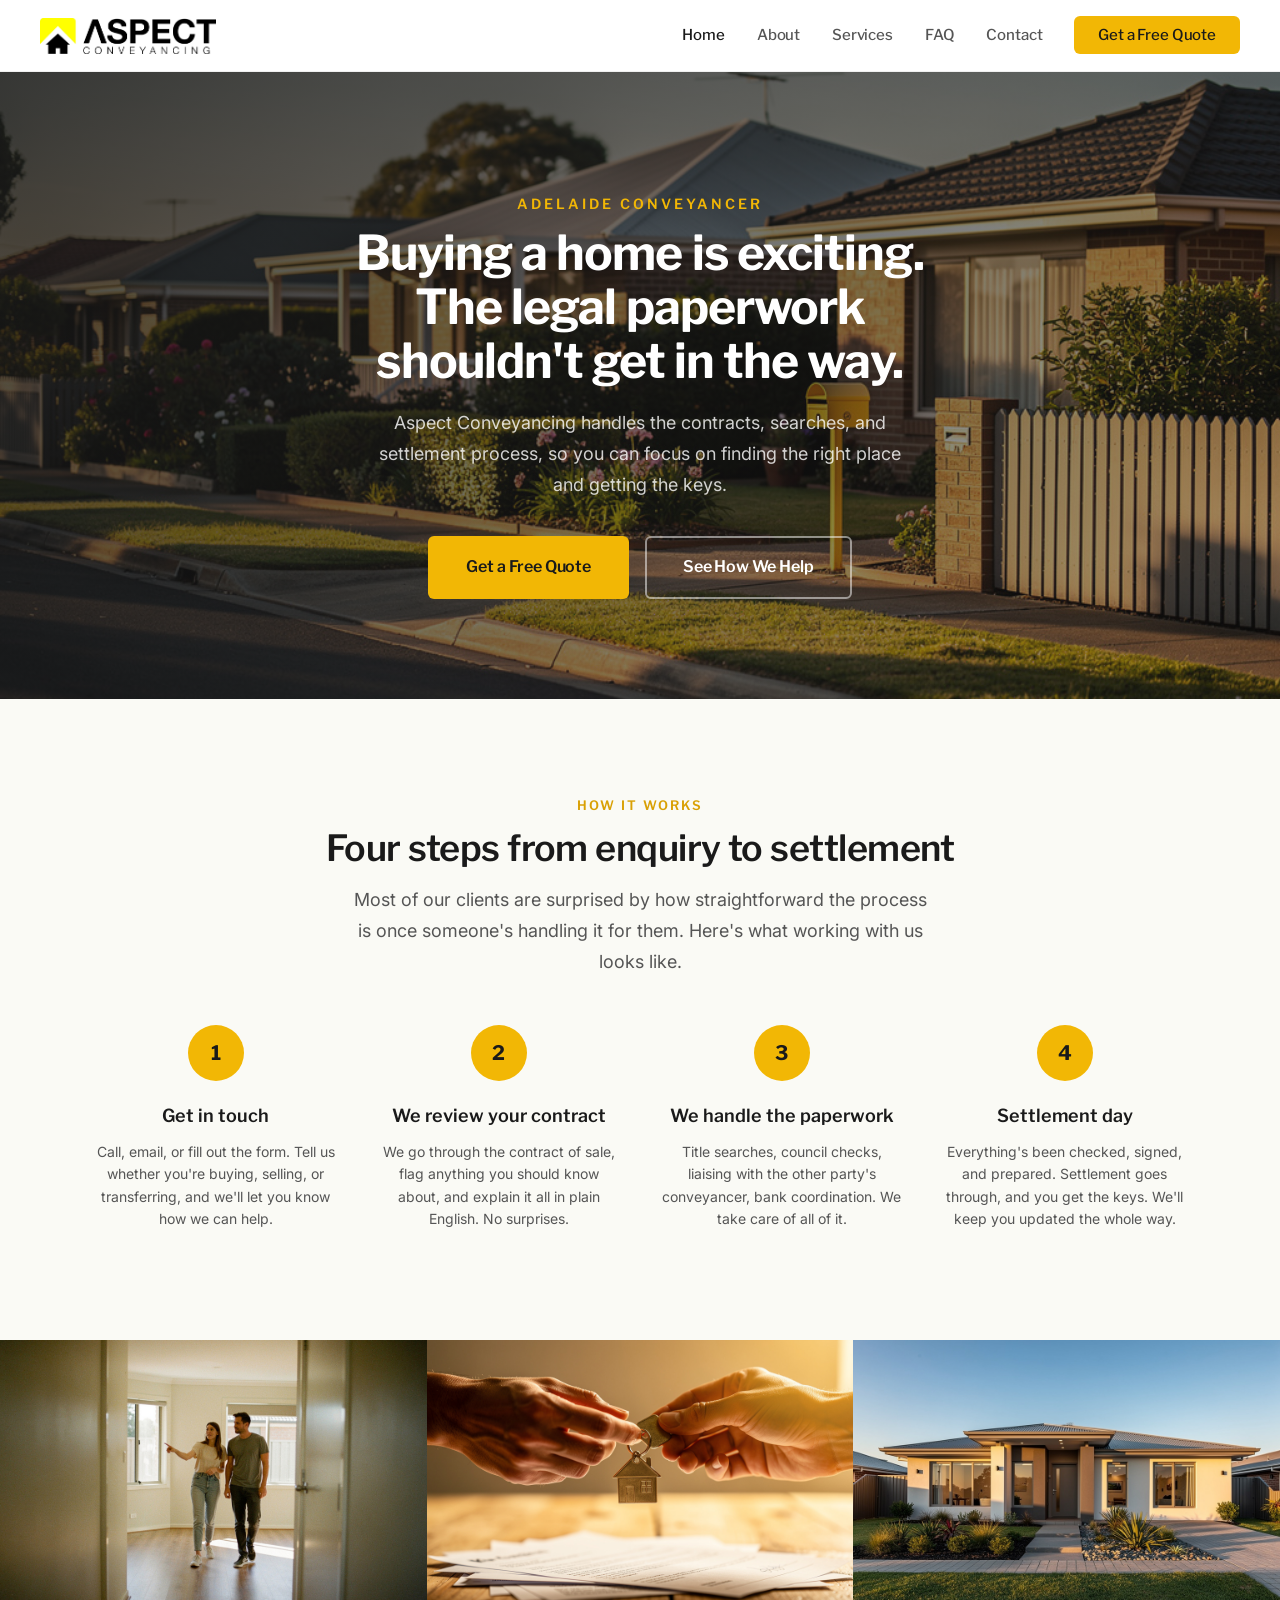
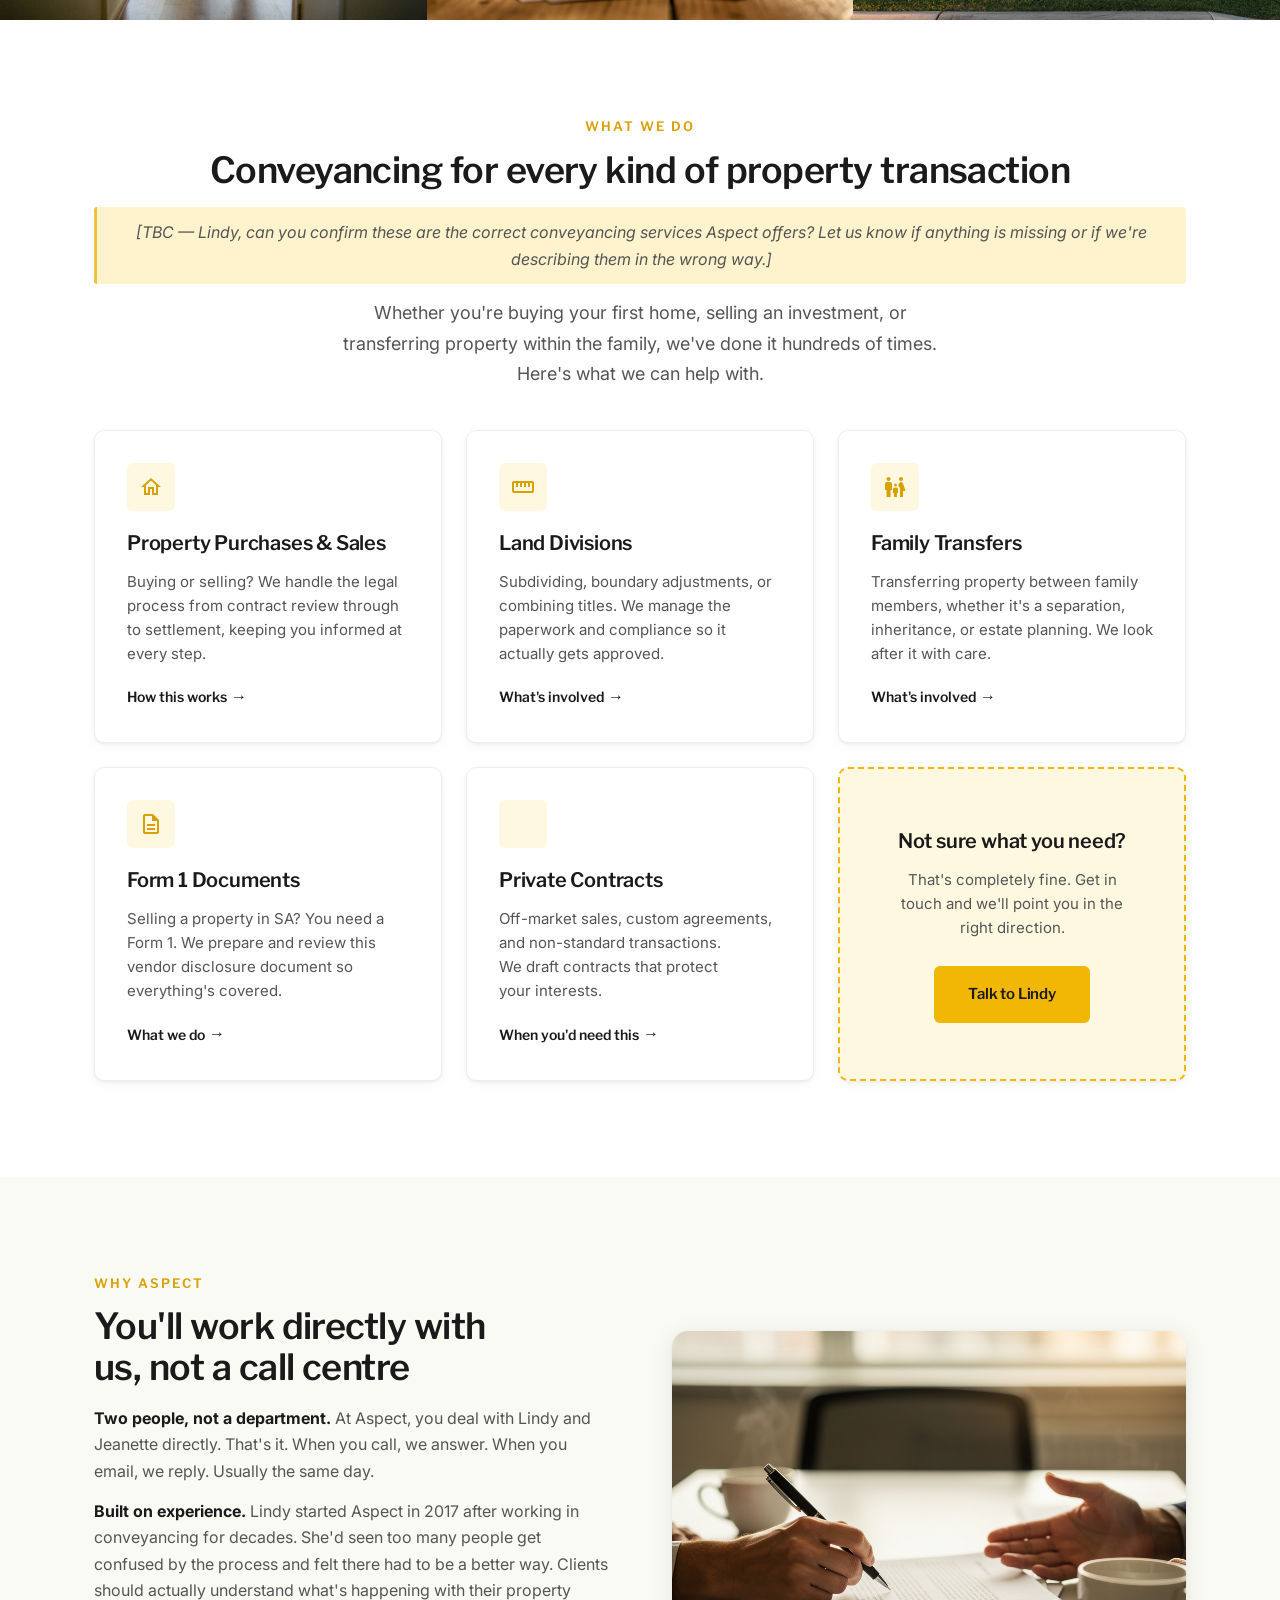
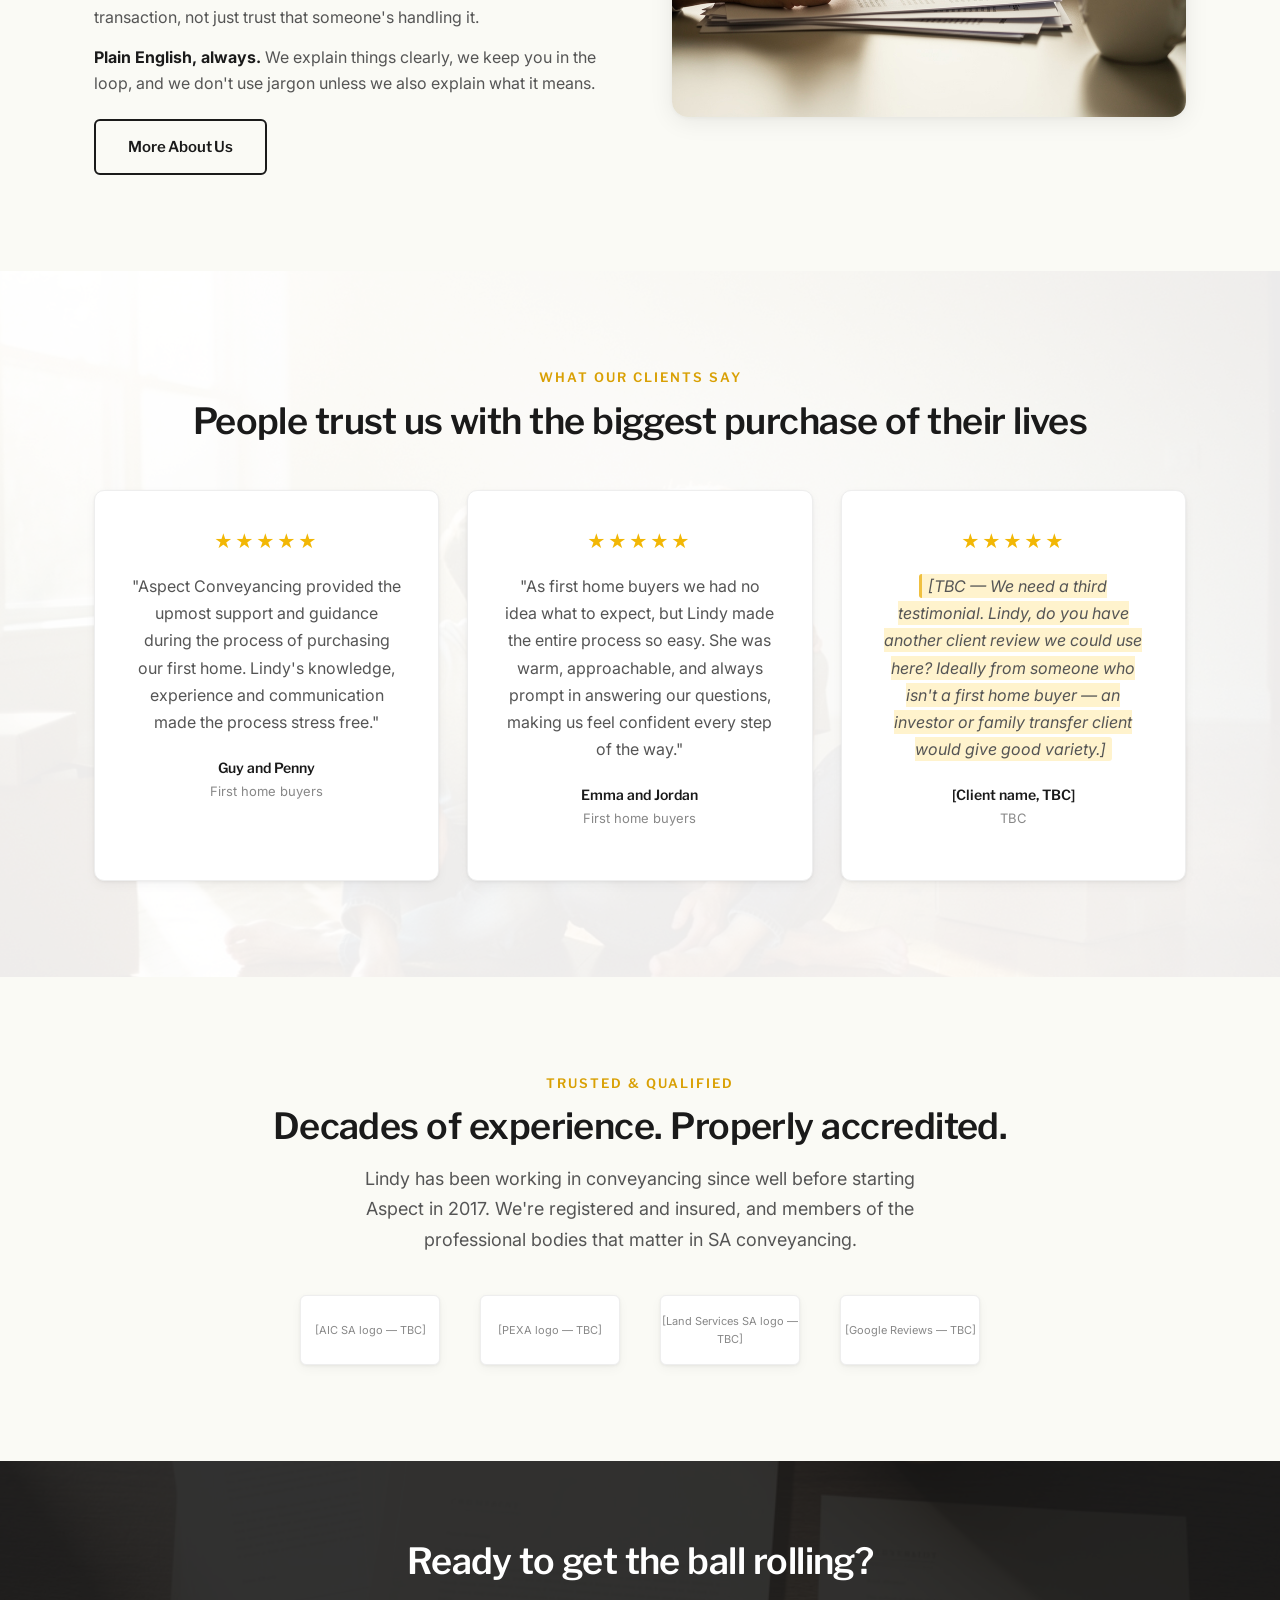
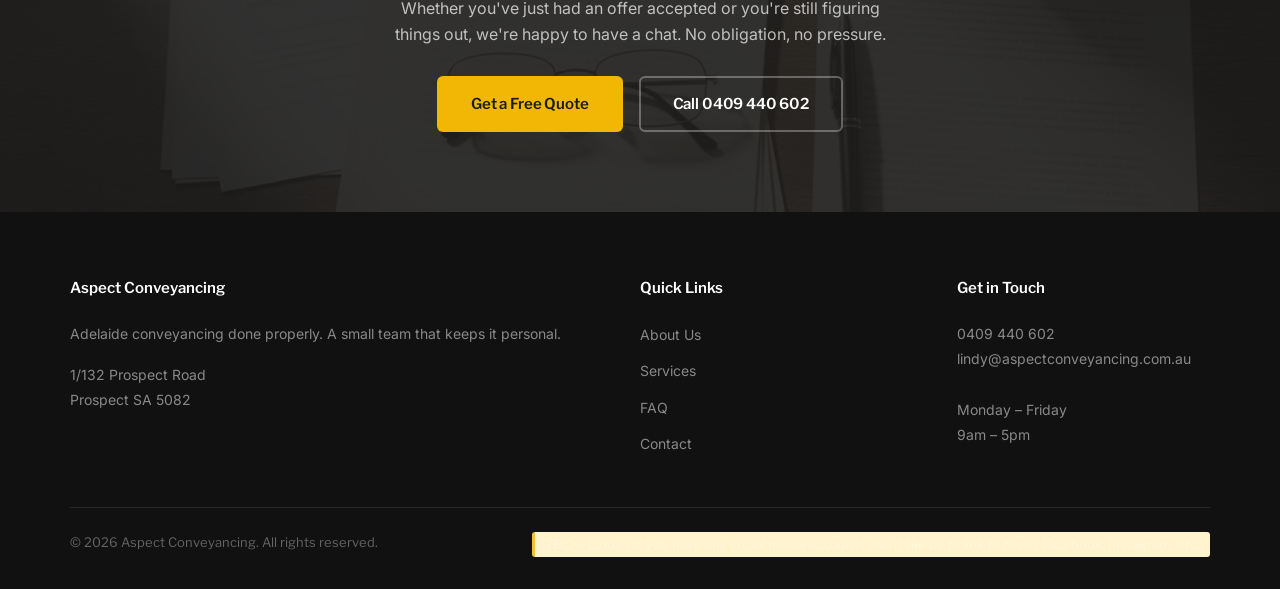
<file: homepage.html>
<!DOCTYPE html>
<html lang="en-AU">
<head>
  <meta charset="UTF-8">
  <meta name="viewport" content="width=device-width, initial-scale=1.0">
  <title>Aspect Conveyancing — Adelaide Conveyancer</title>
  <link rel="preconnect" href="https://fonts.googleapis.com">
  <link rel="preconnect" href="https://fonts.gstatic.com" crossorigin>
  <link href="https://fonts.googleapis.com/css2?family=Libre+Franklin:wght@400;500;600;700;800&family=Inter:wght@400;500;600&display=swap" rel="stylesheet">
  <link href="https://fonts.googleapis.com/icon?family=Material+Icons+Outlined" rel="stylesheet">
  <link rel="stylesheet" href="homepage.css">
</head>
<body>

  <!-- Navigation -->
  <nav>
    <a href="homepage.html" class="logo"><img src="aspect-logo.webp" alt="Aspect Conveyancing"></a>
    <ul class="nav-links">
      <li><a href="homepage.html" class="active">Home</a></li>
      <li><a href="about.html">About</a></li>
      <li><a href="services.html">Services</a></li>
      <li><a href="faq.html">FAQ</a></li>
      <li><a href="contact.html">Contact</a></li>
      <li><a href="contact.html" class="nav-cta">Get a Free Quote</a></li>
    </ul>
  </nav>

  <!-- Hero -->
  <section class="hero">
    <div class="hero-bg">
      <img src="images/01-hero-suburban-golden-hour.jpg" alt="Adelaide suburban street at golden hour">
    </div>
    <div class="container">
      <p class="section-label">Adelaide Conveyancer</p>
      <h1>Buying a home is exciting. The legal paperwork shouldn't get in the way.</h1>
      <p class="section-subtitle">Aspect Conveyancing handles the contracts, searches, and settlement process, so you can focus on finding the right place and getting the keys.</p>
      <div class="btn-group">
        <a href="contact.html" class="btn">Get a Free Quote</a>
        <a href="services.html" class="btn btn-outline">See How We Help</a>
      </div>
    </div>
  </section>

  <!-- How It Works -->
  <section class="cream">
    <div class="container text-center">
      <p class="section-label">How It Works</p>
      <h2>Four steps from enquiry to settlement</h2>
      <p class="section-subtitle" style="margin: 0 auto;">Most of our clients are surprised by how straightforward the process is once someone's handling it for them. Here's what working with us looks like.</p>
      <div class="steps">
        <div class="step">
          <div class="step-number">1</div>
          <h4>Get in touch</h4>
          <p>Call, email, or fill out the form. Tell us whether you're buying, selling, or transferring, and we'll let you know how we can help.</p>
        </div>
        <div class="step">
          <div class="step-number">2</div>
          <h4>We review your contract</h4>
          <p>We go through the contract of sale, flag anything you should know about, and explain it all in plain English. No surprises.</p>
        </div>
        <div class="step">
          <div class="step-number">3</div>
          <h4>We handle the paperwork</h4>
          <p>Title searches, council checks, liaising with the other party's conveyancer, bank coordination. We take care of all of it.</p>
        </div>
        <div class="step">
          <div class="step-number">4</div>
          <h4>Settlement day</h4>
          <p>Everything's been checked, signed, and prepared. Settlement goes through, and you get the keys. We'll keep you updated the whole way.</p>
        </div>
      </div>
    </div>
  </section>

  <!-- Image Strip -->
  <div class="image-strip">
    <img src="images/03-couple-house-inspection.jpg" alt="Couple inspecting a home">
    <img src="images/20-hands-exchanging-keys.jpg" alt="Exchanging house keys">
    <img src="images/18-modern-australian-home.jpg" alt="Modern Australian home">
  </div>

  <!-- Services Overview -->
  <section>
    <div class="container text-center">
      <p class="section-label">What We Do</p>
      <h2>Conveyancing for every kind of property transaction</h2>
      <p class="tbc">[TBC — Lindy, can you confirm these are the correct conveyancing services Aspect offers? Let us know if anything is missing or if we're describing them in the wrong way.]</p>
      <p class="section-subtitle" style="margin: 0 auto;">Whether you're buying your first home, selling an investment, or transferring property within the family, we've done it hundreds of times. Here's what we can help with.</p>
      <div class="card-grid" style="text-align: left;">
        <div class="card">
          <div class="card-icon">
            <span class="material-icons-outlined">home</span>
          </div>
          <h3>Property Purchases &amp; Sales</h3>
          <p>Buying or selling? We handle the legal process from contract review through to settlement, keeping you informed at every step.</p>
          <a href="services.html#purchases" class="card-link">How this works</a>
        </div>
        <div class="card">
          <div class="card-icon">
            <span class="material-icons-outlined">straighten</span>
          </div>
          <h3>Land Divisions</h3>
          <p>Subdividing, boundary adjustments, or combining titles. We manage the paperwork and compliance so it actually gets approved.</p>
          <a href="services.html#land-divisions" class="card-link">What's involved</a>
        </div>
        <div class="card">
          <div class="card-icon">
            <span class="material-icons-outlined">family_restroom</span>
          </div>
          <h3>Family Transfers</h3>
          <p>Transferring property between family members, whether it's a separation, inheritance, or estate planning. We look after it with care.</p>
          <a href="services.html#family-transfers" class="card-link">What's involved</a>
        </div>
        <div class="card">
          <div class="card-icon">
            <span class="material-icons-outlined">description</span>
          </div>
          <h3>Form 1 Documents</h3>
          <p>Selling a property in SA? You need a Form 1. We prepare and review this vendor disclosure document so everything's covered.</p>
          <a href="services.html#form-1" class="card-link">What we do</a>
        </div>
        <div class="card">
          <div class="card-icon">
            <span class="material-icons-outlined">handshake</span>
          </div>
          <h3>Private Contracts</h3>
          <p>Off-market sales, custom agreements, and non-standard transactions. We draft contracts that protect your interests.</p>
          <a href="services.html#private-contracts" class="card-link">When you'd need this</a>
        </div>
        <div class="card card-cta">
          <h3>Not sure what you need?</h3>
          <p>That's completely fine. Get in touch and we'll point you in the right direction.</p>
          <a href="contact.html" class="btn">Talk to Lindy</a>
        </div>
      </div>
    </div>
  </section>

  <!-- Why Aspect -->
  <section class="cream">
    <div class="container">
      <div class="two-col-layout">
        <div class="why-content">
          <p class="section-label">Why Aspect</p>
          <h2>You'll work directly with us, not a call centre</h2>
          <p><strong>Two people, not a department.</strong> At Aspect, you deal with Lindy and Jeanette directly. That's it. When you call, we answer. When you email, we reply. Usually the same day.</p>
          <p><strong>Built on experience.</strong> Lindy started Aspect in 2017 after working in conveyancing for decades. She'd seen too many people get confused by the process and felt there had to be a better way. Clients should actually understand what's happening with their property transaction, not just trust that someone's handling it.</p>
          <p><strong>Plain English, always.</strong> We explain things clearly, we keep you in the loop, and we don't use jargon unless we also explain what it means.</p>
          <a href="about.html" class="btn btn-outline" style="margin-top: 8px;">More About Us</a>
        </div>
        <div class="why-image">
          <img src="images/08-hands-meeting-documents.jpg" alt="Meeting with a conveyancer">
        </div>
      </div>
    </div>
  </section>

  <!-- Testimonials -->
  <section class="testimonials-section">
    <div class="section-bg">
      <img src="images/13-couple-moving-boxes-laughing.jpg" alt="Happy couple in new home">
    </div>
    <div class="container text-center">
      <p class="section-label">What Our Clients Say</p>
      <h2>People trust us with the biggest purchase of their lives</h2>
      <div class="testimonial-grid">
        <div class="testimonial">
          <div class="testimonial-stars">★★★★★</div>
          <blockquote>"Aspect Conveyancing provided the upmost support and guidance during the process of purchasing our first home. Lindy's knowledge, experience and communication made the process stress free."</blockquote>
          <p class="attribution">Guy and Penny <span>First home buyers</span></p>
        </div>
        <div class="testimonial">
          <div class="testimonial-stars">★★★★★</div>
          <blockquote>"As first home buyers we had no idea what to expect, but Lindy made the entire process so easy. She was warm, approachable, and always prompt in answering our questions, making us feel confident every step of the way."</blockquote>
          <p class="attribution">Emma and Jordan <span>First home buyers</span></p>
        </div>
        <div class="testimonial">
          <div class="testimonial-stars">★★★★★</div>
          <blockquote><span class="tbc">[TBC — We need a third testimonial. Lindy, do you have another client review we could use here? Ideally from someone who isn't a first home buyer — an investor or family transfer client would give good variety.]</span></blockquote>
          <p class="attribution">[Client name, TBC] <span>TBC</span></p>
        </div>
      </div>
    </div>
  </section>

  <!-- Trust Signals -->
  <section class="cream text-center">
    <div class="container">
      <p class="section-label">Trusted &amp; Qualified</p>
      <h2>Decades of experience. Properly accredited.</h2>
      <p class="section-subtitle" style="margin: 0 auto;">Lindy has been working in conveyancing since well before starting Aspect in 2017. We're registered and insured, and members of the professional bodies that matter in SA conveyancing.</p>
      <div class="trust-logos">
        <div class="trust-logo">[AIC SA logo — TBC]</div>
        <div class="trust-logo">[PEXA logo — TBC]</div>
        <div class="trust-logo">[Land Services SA logo — TBC]</div>
        <div class="trust-logo">[Google Reviews — TBC]</div>
      </div>
    </div>
  </section>

  <!-- CTA Banner -->
  <section class="cta-banner cta-with-image">
    <div class="section-bg">
      <img src="images/07-documents-desk-flatlay.jpg" alt="Property documents on desk">
    </div>
    <div class="container">
      <h2>Ready to get the ball rolling?</h2>
      <p>Whether you've just had an offer accepted or you're still figuring things out, we're happy to have a chat. No obligation, no pressure.</p>
      <div class="btn-group" style="justify-content: center;">
        <a href="contact.html" class="btn">Get a Free Quote</a>
        <a href="tel:0409440602" class="btn btn-outline">Call 0409 440 602</a>
      </div>
    </div>
  </section>

  <!-- Footer -->
  <footer>
    <div class="footer-grid">
      <div>
        <h4>Aspect Conveyancing</h4>
        <p>Adelaide conveyancing done properly. A small team that keeps it personal.</p>
        <p style="margin-top: 16px;">
          1/132 Prospect Road<br>
          Prospect SA 5082
        </p>
      </div>
      <div>
        <h4>Quick Links</h4>
        <ul>
          <li><a href="about.html">About Us</a></li>
          <li><a href="services.html">Services</a></li>
          <li><a href="faq.html">FAQ</a></li>
          <li><a href="contact.html">Contact</a></li>
        </ul>
      </div>
      <div>
        <h4>Get in Touch</h4>
        <p>
          <a href="tel:0409440602">0409 440 602</a><br>
          <a href="mailto:lindy@aspectconveyancing.com.au">lindy@aspectconveyancing.com.au</a><br><br>
          Monday – Friday<br>
          9am – 5pm
        </p>
      </div>
    </div>
    <div class="footer-bottom">
      <span>&copy; 2026 Aspect Conveyancing. All rights reserved.</span>
      <span class="tbc">[TBC — Lindy, do you have any social media accounts you'd like us to link to here? Facebook, Instagram, etc.]</span>
    </div>
  </footer>

</body>
</html>
</file>
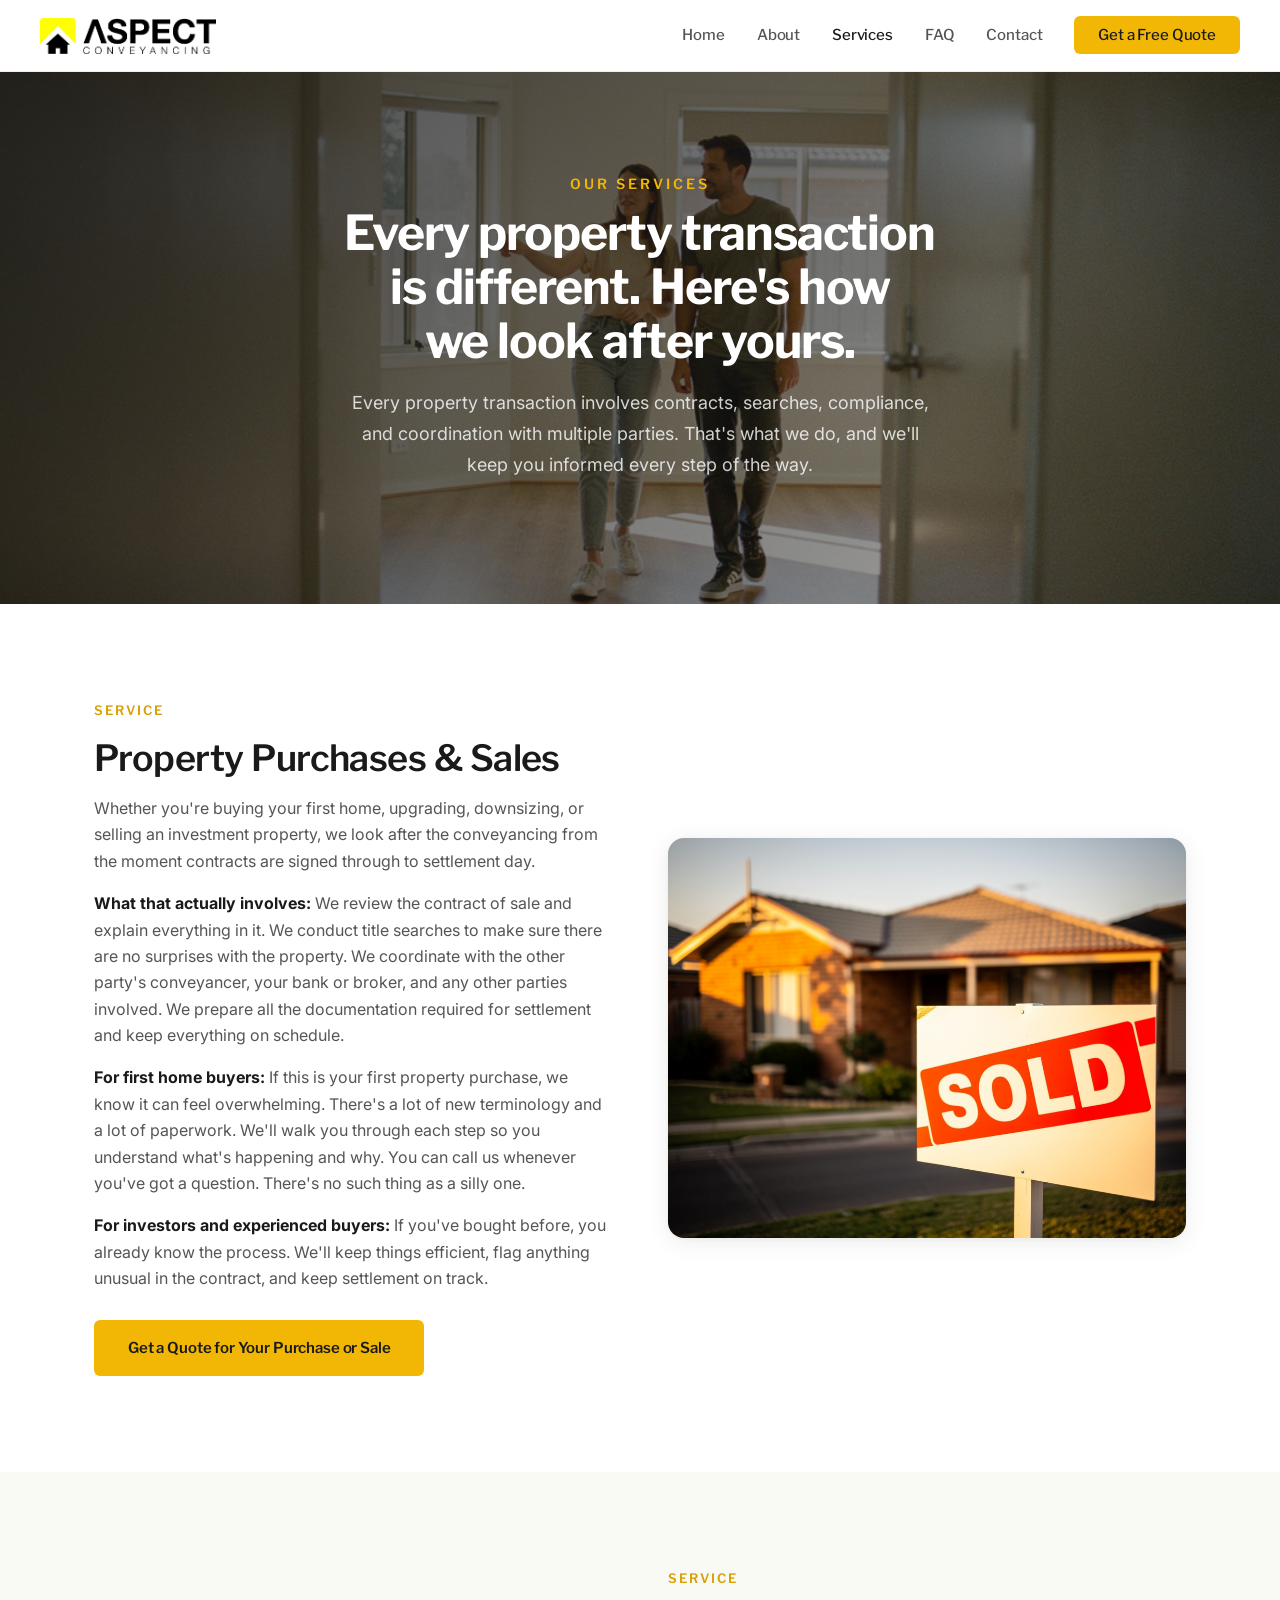
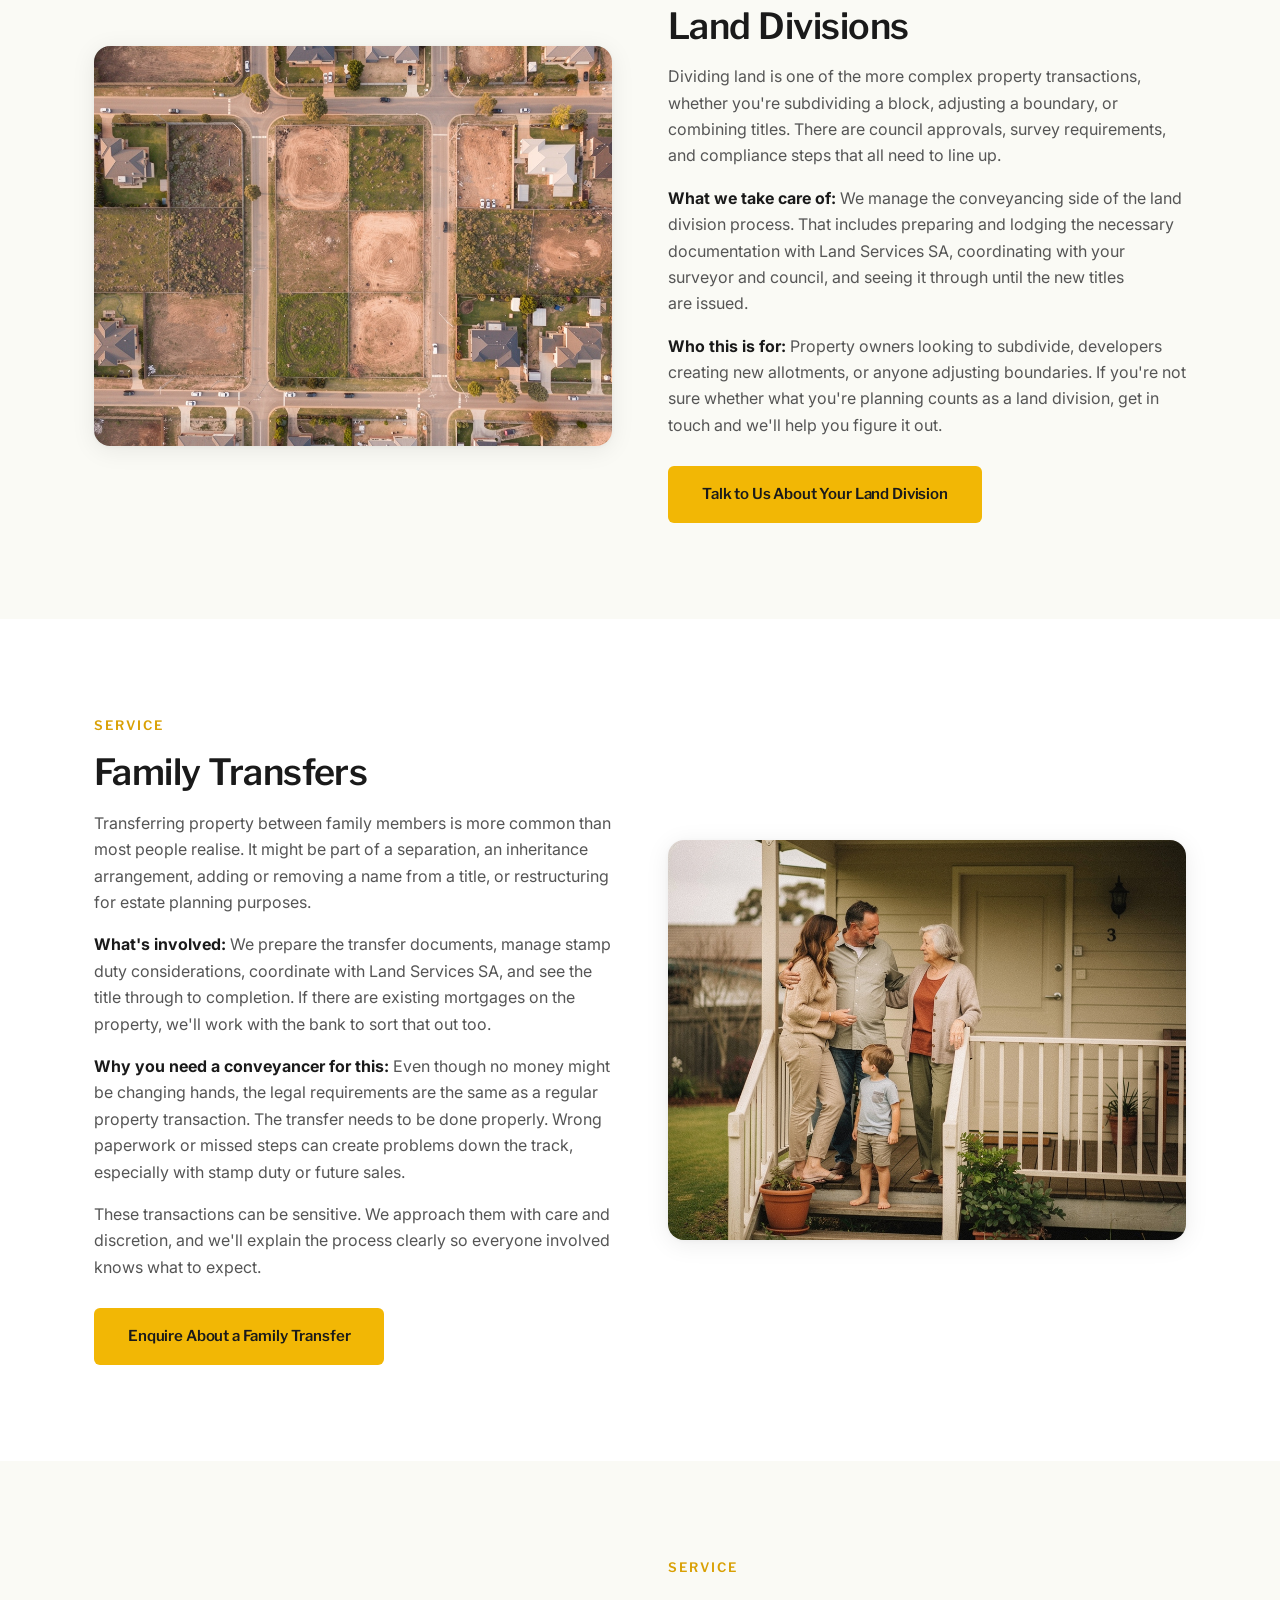
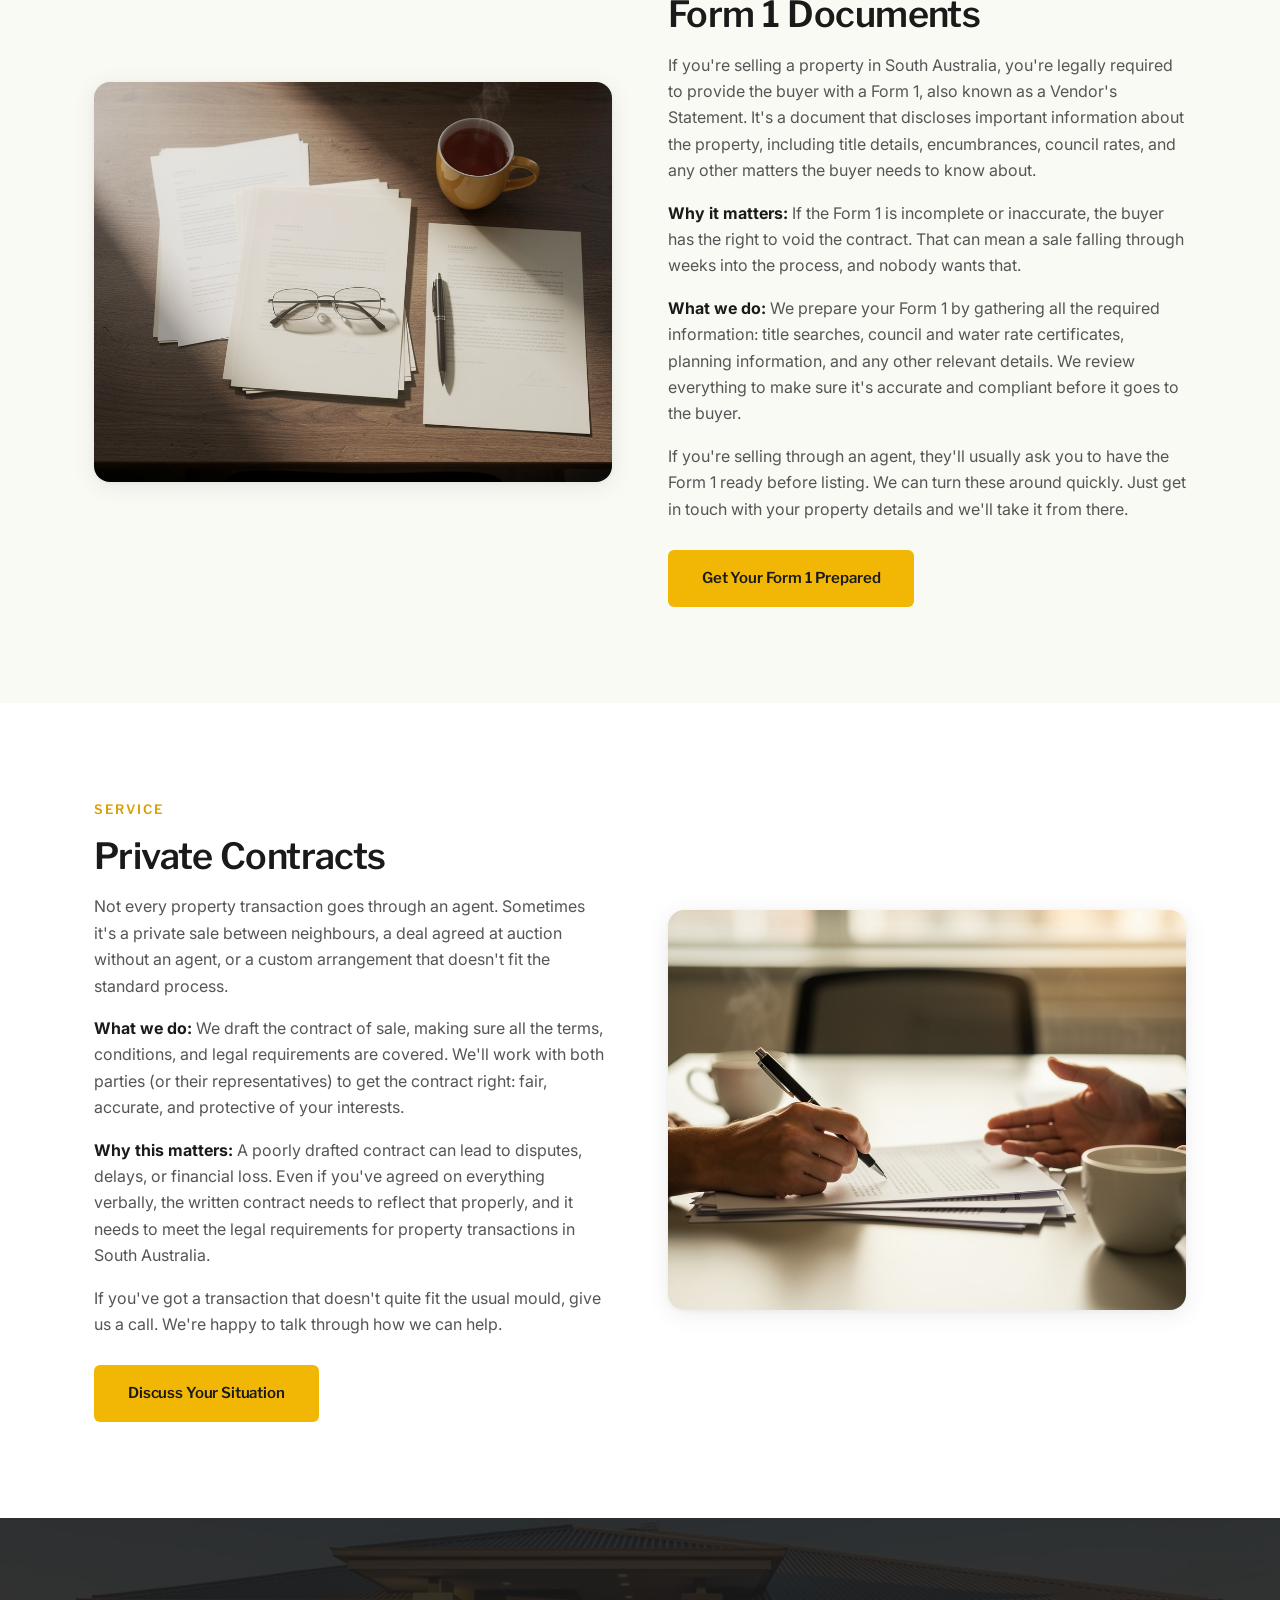
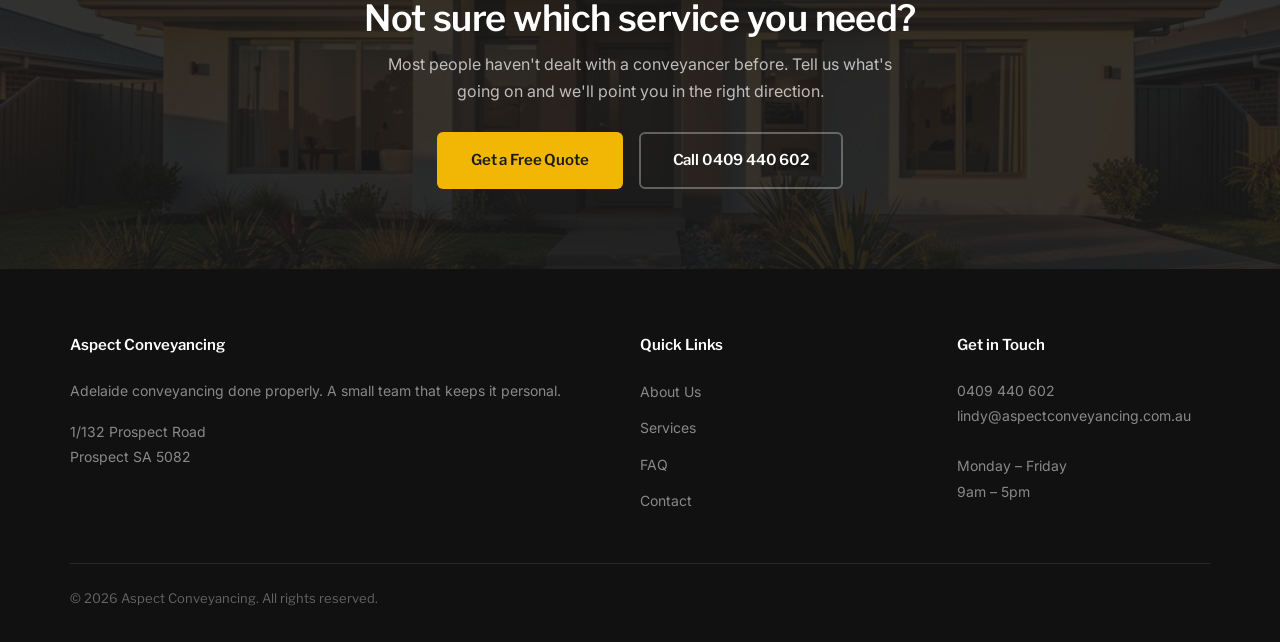
<file: services.html>
<!DOCTYPE html>
<html lang="en-AU">
<head>
  <meta charset="UTF-8">
  <meta name="viewport" content="width=device-width, initial-scale=1.0">
  <title>Services — Aspect Conveyancing</title>
  <link rel="preconnect" href="https://fonts.googleapis.com">
  <link rel="preconnect" href="https://fonts.gstatic.com" crossorigin>
  <link href="https://fonts.googleapis.com/css2?family=Libre+Franklin:wght@400;500;600;700;800&family=Inter:wght@400;500;600&display=swap" rel="stylesheet">
  <link href="https://fonts.googleapis.com/icon?family=Material+Icons+Outlined" rel="stylesheet">
  <link rel="stylesheet" href="homepage.css">
  <style>
    /* Services page-specific styles */
    .service-section .two-col-layout {
      gap: 56px;
    }

    .service-section .why-image {
      min-height: 400px;
    }

    .service-section .why-image img {
      min-height: 400px;
    }

    .service-content p strong {
      color: var(--text-primary);
    }

    .service-content p {
      margin-bottom: 16px;
    }

    .service-content .btn {
      margin-top: 12px;
    }

    .hero.hero-services {
      min-height: 480px;
    }

    .hero.hero-services .container {
      padding: 100px 24px 88px;
    }

    .hero.hero-services h1 {
      max-width: 720px;
    }

    .hero.hero-services .section-subtitle {
      max-width: 600px;
    }

    /* Reverse layout for image-left sections */
    .service-section .two-col-layout.reverse {
      direction: rtl;
    }

    .service-section .two-col-layout.reverse > * {
      direction: ltr;
    }

    @media (max-width: 768px) {
      .service-section .two-col-layout.reverse {
        direction: ltr;
      }

      .service-section .why-image {
        min-height: 280px;
      }

      .service-section .why-image img {
        min-height: 280px;
      }

      .hero.hero-services {
        min-height: 400px;
      }

      .hero.hero-services .container {
        padding: 80px 20px 64px;
      }
    }
  </style>
  <link rel="icon" type="image/svg+xml" href="/favicon.svg">
</head>
<body>

  <!-- Navigation -->
  <nav>
    <a href="/" class="logo"><img src="aspect-logo.webp" alt="Aspect Conveyancing"></a>
    <ul class="nav-links">
      <li><a href="/">Home</a></li>
      <li><a href="/about">About</a></li>
      <li><a href="/services" class="active">Services</a></li>
      <li><a href="/faq">FAQ</a></li>
      <li><a href="/contact">Contact</a></li>
      <li><a href="/contact" class="nav-cta">Get a Free Quote</a></li>
    </ul>
  </nav>

  <!-- Hero -->
  <section class="hero hero-services">
    <div class="hero-bg">
      <img src="images/03-couple-house-inspection.jpg" alt="Couple inspecting a property">
    </div>
    <div class="container">
      <p class="section-label">Our Services</p>
      <h1>Every property transaction is different. Here's how we look after yours.</h1>
      <p class="section-subtitle">Every property transaction involves contracts, searches, compliance, and coordination with multiple parties. That's what we do, and we'll keep you informed every step of the way.</p>
    </div>
  </section>

  <!-- Property Purchases & Sales -->
  <section class="service-section" id="purchases">
    <div class="container">
      <div class="two-col-layout">
        <div class="service-content">
          <p class="section-label">Service</p>
          <h2>Property Purchases &amp; Sales</h2>
          <p>Whether you're buying your first home, upgrading, downsizing, or selling an investment property, we look after the conveyancing from the moment contracts are signed through to settlement day.</p>
          <p><strong>What that actually involves:</strong> We review the contract of sale and explain everything in it. We conduct title searches to make sure there are no surprises with the property. We coordinate with the other party's conveyancer, your bank or broker, and any other parties involved. We prepare all the documentation required for settlement and keep everything on schedule.</p>
          <p><strong>For first home buyers:</strong> If this is your first property purchase, we know it can feel overwhelming. There's a lot of new terminology and a lot of paperwork. We'll walk you through each step so you understand what's happening and why. You can call us whenever you've got a question. There's no such thing as a silly one.</p>
          <p><strong>For investors and experienced buyers:</strong> If you've bought before, you already know the process. We'll keep things efficient, flag anything unusual in the contract, and keep settlement on track.</p>
          <a href="/contact" class="btn">Get a Quote for Your Purchase or Sale</a>
        </div>
        <div class="why-image">
          <img src="images/04-sold-sign-suburban-home.jpg" alt="Sold sign in front of a suburban Adelaide home">
        </div>
      </div>
    </div>
  </section>

  <!-- Land Divisions -->
  <section class="cream service-section" id="land-divisions">
    <div class="container">
      <div class="two-col-layout reverse">
        <div class="service-content">
          <p class="section-label">Service</p>
          <h2>Land Divisions</h2>
          <p>Dividing land is one of the more complex property transactions, whether you're subdividing a block, adjusting a boundary, or combining titles. There are council approvals, survey requirements, and compliance steps that all need to line up.</p>
          <p><strong>What we take care of:</strong> We manage the conveyancing side of the land division process. That includes preparing and lodging the necessary documentation with Land Services SA, coordinating with your surveyor and council, and seeing it through until the new titles are issued.</p>
          <p><strong>Who this is for:</strong> Property owners looking to subdivide, developers creating new allotments, or anyone adjusting boundaries. If you're not sure whether what you're planning counts as a land division, get in touch and we'll help you figure it out.</p>
          <a href="/contact" class="btn">Talk to Us About Your Land Division</a>
        </div>
        <div class="why-image">
          <img src="images/05-aerial-land-blocks.jpg" alt="Aerial view of land blocks being subdivided">
        </div>
      </div>
    </div>
  </section>

  <!-- Family Transfers -->
  <section class="service-section" id="family-transfers">
    <div class="container">
      <div class="two-col-layout">
        <div class="service-content">
          <p class="section-label">Service</p>
          <h2>Family Transfers</h2>
          <p>Transferring property between family members is more common than most people realise. It might be part of a separation, an inheritance arrangement, adding or removing a name from a title, or restructuring for estate planning purposes.</p>
          <p><strong>What's involved:</strong> We prepare the transfer documents, manage stamp duty considerations, coordinate with Land Services SA, and see the title through to completion. If there are existing mortgages on the property, we'll work with the bank to sort that out too.</p>
          <p><strong>Why you need a conveyancer for this:</strong> Even though no money might be changing hands, the legal requirements are the same as a regular property transaction. The transfer needs to be done properly. Wrong paperwork or missed steps can create problems down the track, especially with stamp duty or future sales.</p>
          <p>These transactions can be sensitive. We approach them with care and discretion, and we'll explain the process clearly so everyone involved knows what to expect.</p>
          <a href="/contact" class="btn">Enquire About a Family Transfer</a>
        </div>
        <div class="why-image">
          <img src="images/06-family-porch-generations.jpg" alt="Multi-generational family on a home porch">
        </div>
      </div>
    </div>
  </section>

  <!-- Form 1 Documents -->
  <section class="cream service-section" id="form-1">
    <div class="container">
      <div class="two-col-layout reverse">
        <div class="service-content">
          <p class="section-label">Service</p>
          <h2>Form 1 Documents</h2>
          <p>If you're selling a property in South Australia, you're legally required to provide the buyer with a Form 1, also known as a Vendor's Statement. It's a document that discloses important information about the property, including title details, encumbrances, council rates, and any other matters the buyer needs to know about.</p>
          <p><strong>Why it matters:</strong> If the Form 1 is incomplete or inaccurate, the buyer has the right to void the contract. That can mean a sale falling through weeks into the process, and nobody wants that.</p>
          <p><strong>What we do:</strong> We prepare your Form 1 by gathering all the required information: title searches, council and water rate certificates, planning information, and any other relevant details. We review everything to make sure it's accurate and compliant before it goes to the buyer.</p>
          <p>If you're selling through an agent, they'll usually ask you to have the Form 1 ready before listing. We can turn these around quickly. Just get in touch with your property details and we'll take it from there.</p>
          <a href="/contact" class="btn">Get Your Form 1 Prepared</a>
        </div>
        <div class="why-image">
          <img src="images/07-documents-desk-flatlay.jpg" alt="Property documents laid out on a desk">
        </div>
      </div>
    </div>
  </section>

  <!-- Private Contracts -->
  <section class="service-section" id="private-contracts">
    <div class="container">
      <div class="two-col-layout">
        <div class="service-content">
          <p class="section-label">Service</p>
          <h2>Private Contracts</h2>
          <p>Not every property transaction goes through an agent. Sometimes it's a private sale between neighbours, a deal agreed at auction without an agent, or a custom arrangement that doesn't fit the standard process.</p>
          <p><strong>What we do:</strong> We draft the contract of sale, making sure all the terms, conditions, and legal requirements are covered. We'll work with both parties (or their representatives) to get the contract right: fair, accurate, and protective of your interests.</p>
          <p><strong>Why this matters:</strong> A poorly drafted contract can lead to disputes, delays, or financial loss. Even if you've agreed on everything verbally, the written contract needs to reflect that properly, and it needs to meet the legal requirements for property transactions in South Australia.</p>
          <p>If you've got a transaction that doesn't quite fit the usual mould, give us a call. We're happy to talk through how we can help.</p>
          <a href="/contact" class="btn">Discuss Your Situation</a>
        </div>
        <div class="why-image">
          <img src="images/08-hands-meeting-documents.jpg" alt="Hands reviewing documents in a meeting">
        </div>
      </div>
    </div>
  </section>

  <!-- CTA Banner -->
  <section class="cta-banner cta-with-image">
    <div class="section-bg">
      <img src="images/18-modern-australian-home.jpg" alt="Modern Australian home">
    </div>
    <div class="container">
      <h2>Not sure which service you need?</h2>
      <p>Most people haven't dealt with a conveyancer before. Tell us what's going on and we'll point you in the right direction.</p>
      <div class="btn-group" style="justify-content: center;">
        <a href="/contact" class="btn">Get a Free Quote</a>
        <a href="tel:0409440602" class="btn btn-outline">Call 0409 440 602</a>
      </div>
    </div>
  </section>

  <!-- Footer -->
  <footer>
    <div class="footer-grid">
      <div>
        <h4>Aspect Conveyancing</h4>
        <p>Adelaide conveyancing done properly. A small team that keeps it personal.</p>
        <p style="margin-top: 16px;">
          1/132 Prospect Road<br>
          Prospect SA 5082
        </p>
      </div>
      <div>
        <h4>Quick Links</h4>
        <ul>
          <li><a href="/about">About Us</a></li>
          <li><a href="/services">Services</a></li>
          <li><a href="/faq">FAQ</a></li>
          <li><a href="/contact">Contact</a></li>
        </ul>
      </div>
      <div>
        <h4>Get in Touch</h4>
        <p>
          <a href="tel:0409440602">0409 440 602</a><br>
          <a href="mailto:lindy@aspectconveyancing.com.au">lindy@aspectconveyancing.com.au</a><br><br>
          Monday – Friday<br>
          9am – 5pm
        </p>
      </div>
    </div>
    <div class="footer-bottom">
      <span>&copy; 2026 Aspect Conveyancing. All rights reserved.</span>
    </div>
  </footer>

</body>
</html>
</file>
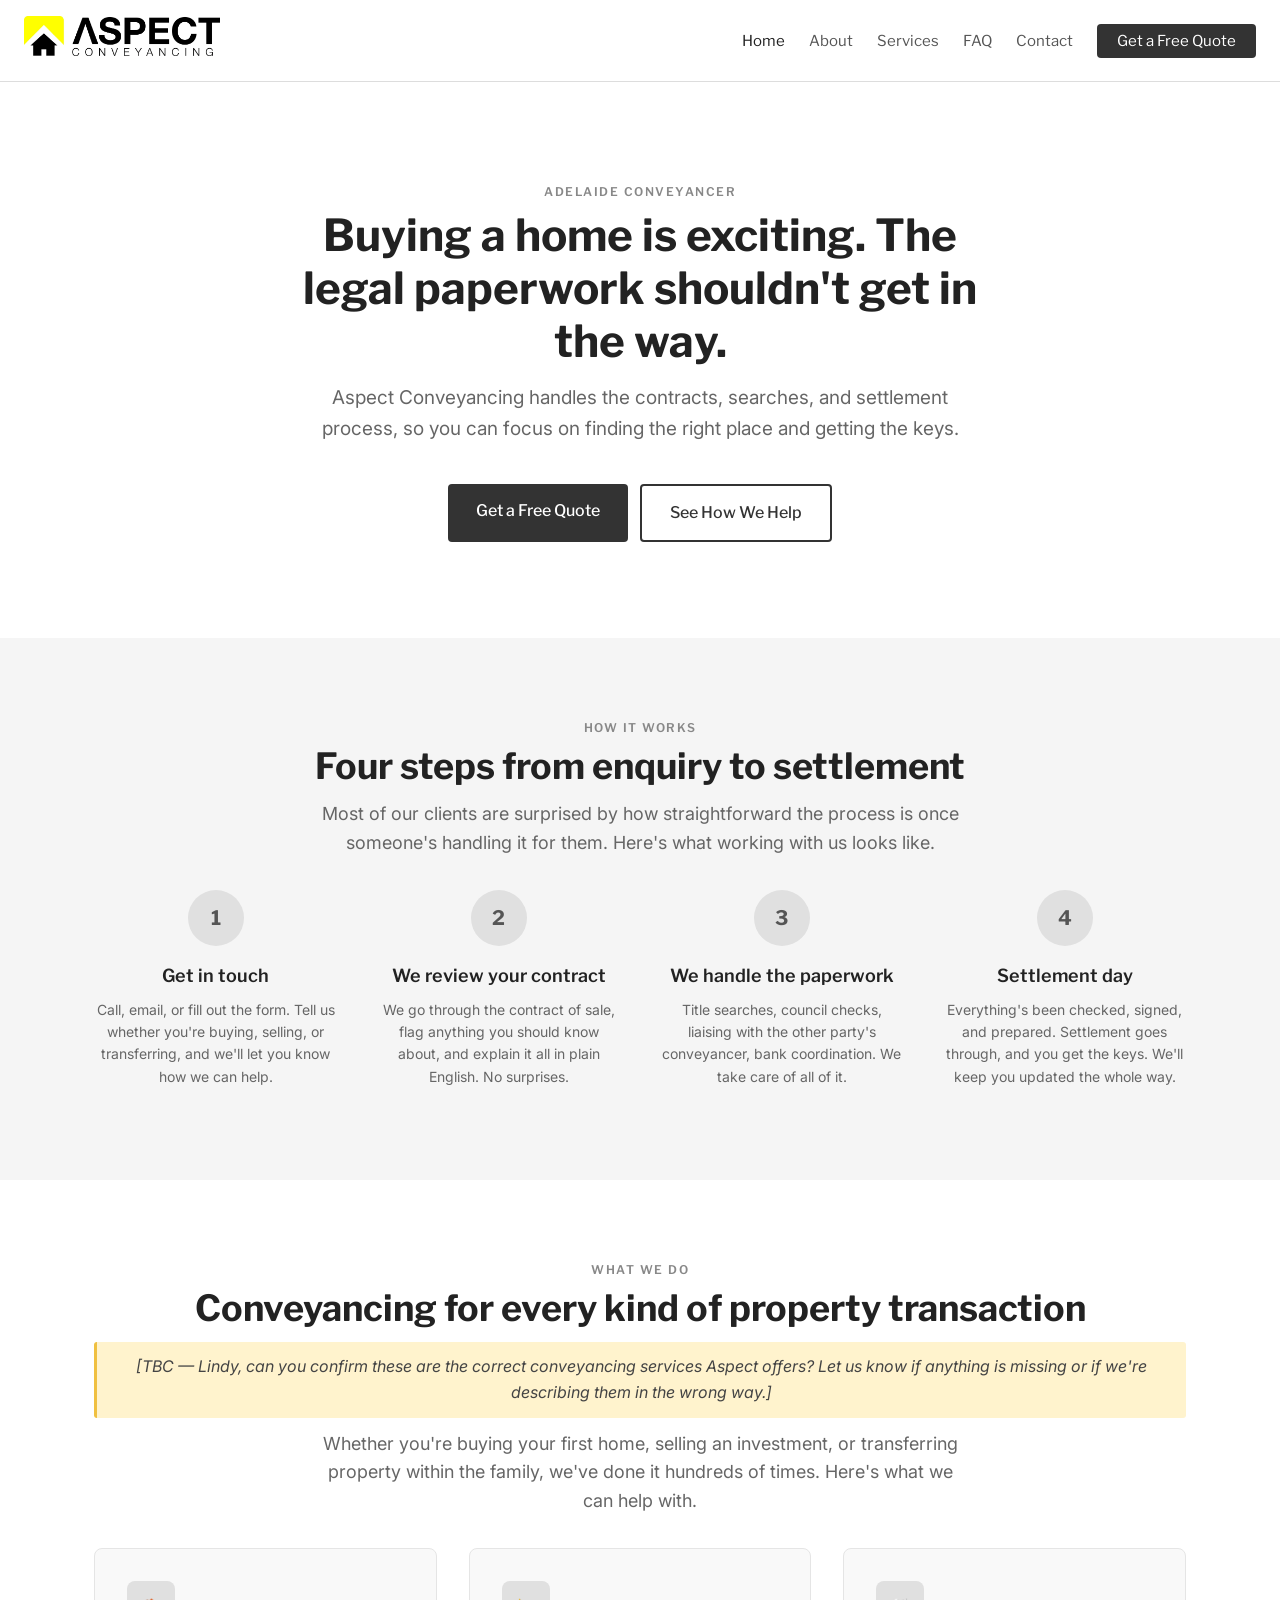
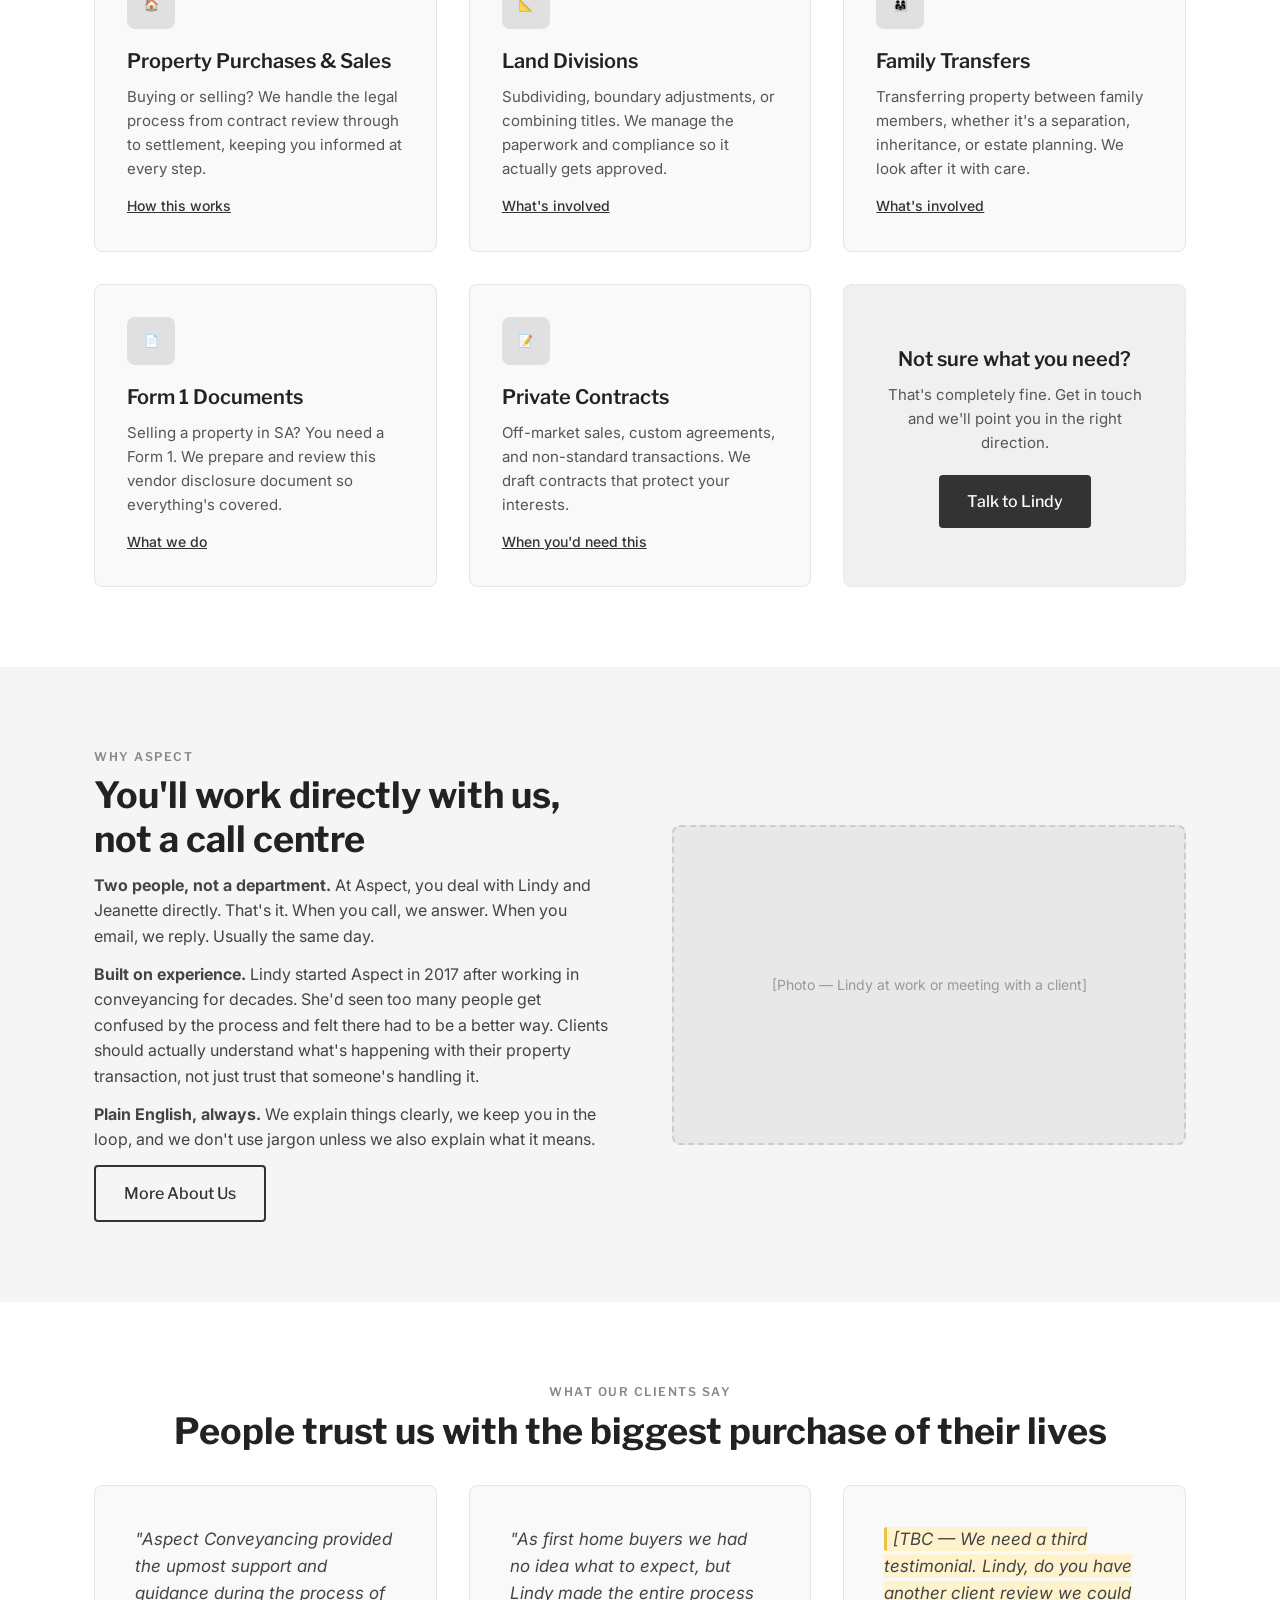
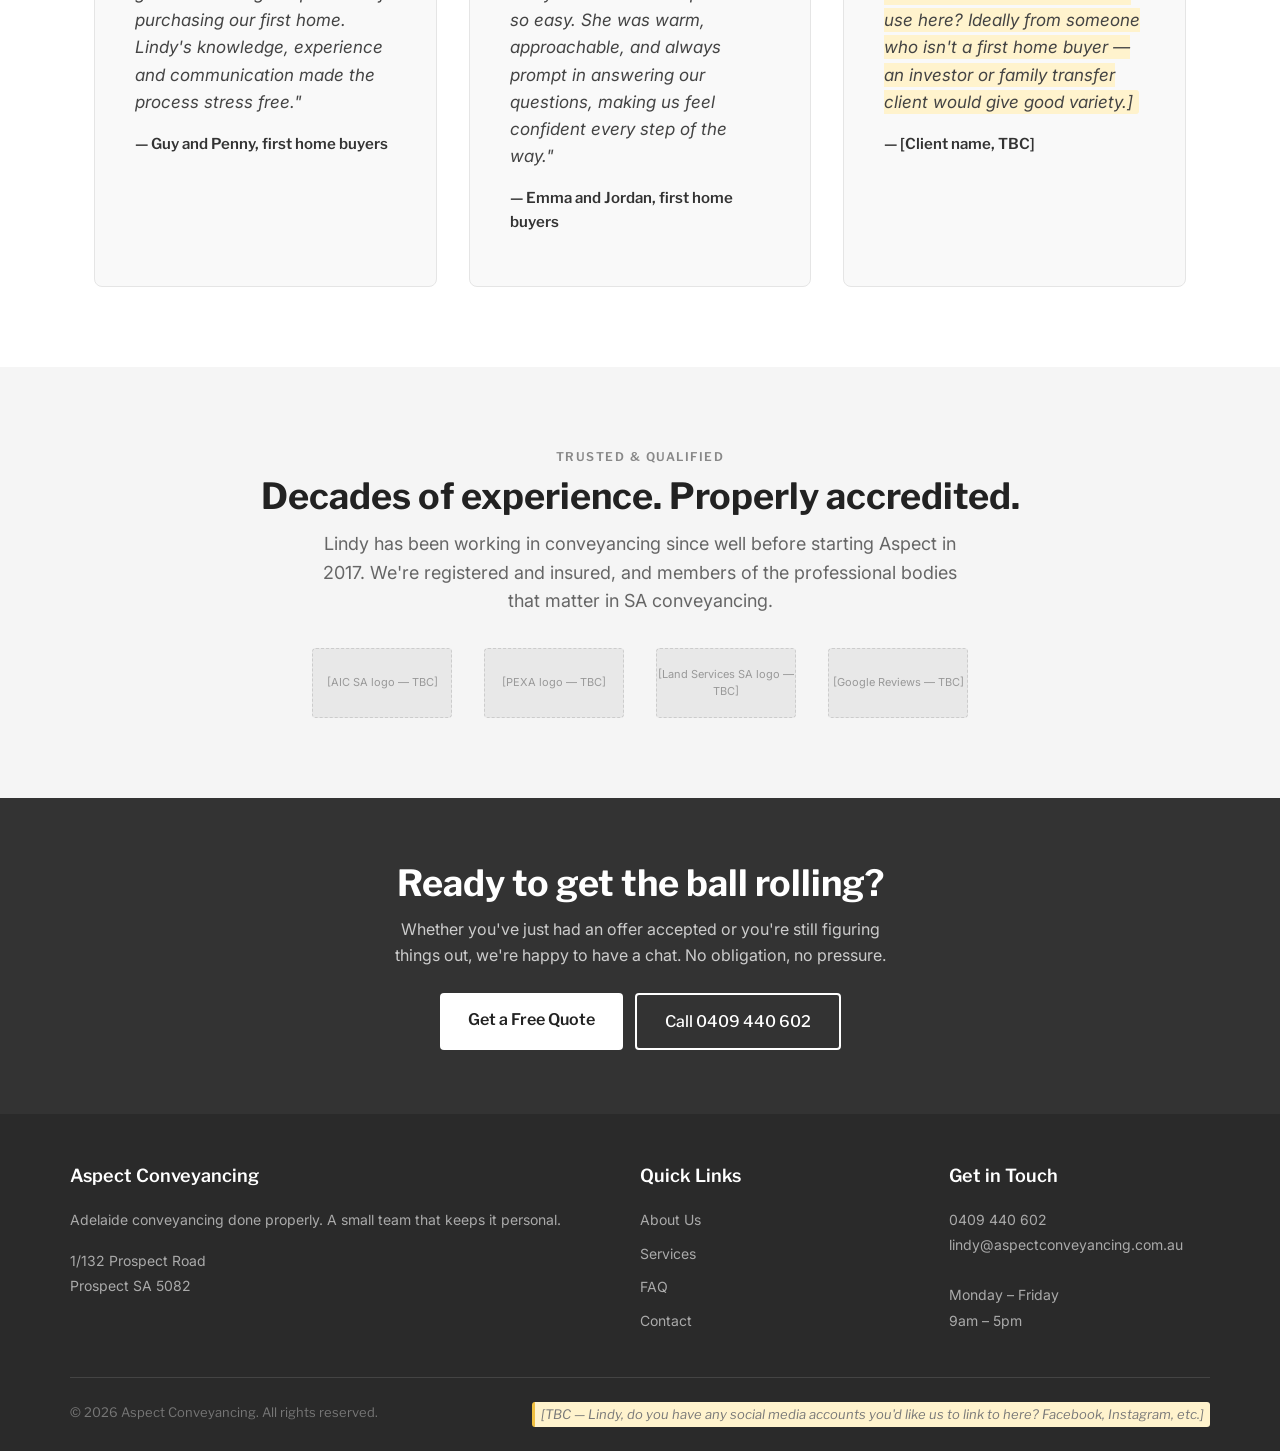
<file: wireframe-index.html>
<!DOCTYPE html>
<html lang="en-AU">
<head>
  <meta charset="UTF-8">
  <meta name="viewport" content="width=device-width, initial-scale=1.0">
  <title>Aspect Conveyancing — Adelaide Conveyancer</title>
  <link rel="preconnect" href="https://fonts.googleapis.com">
  <link rel="preconnect" href="https://fonts.gstatic.com" crossorigin>
  <link href="https://fonts.googleapis.com/css2?family=Libre+Franklin:wght@400;500;600;700;800&family=Inter:wght@400;500;600&display=swap" rel="stylesheet">
  <link rel="stylesheet" href="style.css">
</head>
<body>

  <!-- Navigation -->
  <!-- DESIGN NOTE: Mobile nav should collapse into a hamburger menu. Currently stacked and eating too much vertical space on mobile. -->
  <nav>
    <a href="/" class="logo"><img src="aspect-logo.webp" alt="Aspect Conveyancing" style="height: 40px;"></a>
    <ul class="nav-links">
      <li><a href="/" class="active">Home</a></li>
      <li><a href="about.html">About</a></li>
      <li><a href="services.html">Services</a></li>
      <li><a href="faq.html">FAQ</a></li>
      <li><a href="contact.html">Contact</a></li>
      <li><a href="contact.html" class="nav-cta">Get a Free Quote</a></li>
    </ul>
  </nav>

  <!-- Hero -->
  <section class="hero">
    <div class="container">
      <p class="section-label">Adelaide Conveyancer</p>
      <h1>Buying a home is exciting. The legal paperwork shouldn't get in the way.</h1>
      <p class="section-subtitle">Aspect Conveyancing handles the contracts, searches, and settlement process, so you can focus on finding the right place and getting the keys.</p>
      <div class="btn-group" style="justify-content: center;">
        <a href="contact.html" class="btn">Get a Free Quote</a>
        <a href="services.html" class="btn btn-outline">See How We Help</a>
      </div>
    </div>
  </section>

  <!-- How It Works -->
  <section class="grey">
    <div class="container text-center">
      <p class="section-label">How It Works</p>
      <h2>Four steps from enquiry to settlement</h2>
      <p class="section-subtitle" style="margin: 0 auto;">Most of our clients are surprised by how straightforward the process is once someone's handling it for them. Here's what working with us looks like.</p>
      <div class="steps">
        <div class="step">
          <div class="step-number">1</div>
          <h4>Get in touch</h4>
          <p>Call, email, or fill out the form. Tell us whether you're buying, selling, or transferring, and we'll let you know how we can help.</p>
        </div>
        <div class="step">
          <div class="step-number">2</div>
          <h4>We review your contract</h4>
          <p>We go through the contract of sale, flag anything you should know about, and explain it all in plain English. No surprises.</p>
        </div>
        <div class="step">
          <div class="step-number">3</div>
          <h4>We handle the paperwork</h4>
          <p>Title searches, council checks, liaising with the other party's conveyancer, bank coordination. We take care of all of it.</p>
        </div>
        <div class="step">
          <div class="step-number">4</div>
          <h4>Settlement day</h4>
          <p>Everything's been checked, signed, and prepared. Settlement goes through, and you get the keys. We'll keep you updated the whole way.</p>
        </div>
      </div>
    </div>
  </section>

  <!-- Services Overview -->
  <section>
    <div class="container text-center">
      <p class="section-label">What We Do</p>
      <h2>Conveyancing for every kind of property transaction</h2>
      <p class="tbc">[TBC — Lindy, can you confirm these are the correct conveyancing services Aspect offers? Let us know if anything is missing or if we're describing them in the wrong way.]</p>
      <p class="section-subtitle" style="margin: 0 auto;">Whether you're buying your first home, selling an investment, or transferring property within the family, we've done it hundreds of times. Here's what we can help with.</p>
      <div class="card-grid" style="text-align: left;">
        <div class="card">
          <div class="card-icon">🏠</div>
          <h3>Property Purchases &amp; Sales</h3>
          <p>Buying or selling? We handle the legal process from contract review through to settlement, keeping you informed at every step.</p>
          <a href="services.html#purchases">How this works</a>
        </div>
        <div class="card">
          <div class="card-icon">📐</div>
          <h3>Land Divisions</h3>
          <p>Subdividing, boundary adjustments, or combining titles. We manage the paperwork and compliance so it actually gets approved.</p>
          <a href="services.html#land-divisions">What's involved</a>
        </div>
        <div class="card">
          <div class="card-icon">👨‍👩‍👧</div>
          <h3>Family Transfers</h3>
          <p>Transferring property between family members, whether it's a separation, inheritance, or estate planning. We look after it with care.</p>
          <a href="services.html#family-transfers">What's involved</a>
        </div>
        <div class="card">
          <div class="card-icon">📄</div>
          <h3>Form 1 Documents</h3>
          <p>Selling a property in SA? You need a Form 1. We prepare and review this vendor disclosure document so everything's covered.</p>
          <a href="services.html#form-1">What we do</a>
        </div>
        <div class="card">
          <div class="card-icon">📝</div>
          <h3>Private Contracts</h3>
          <p>Off-market sales, custom agreements, and non-standard transactions. We draft contracts that protect your interests.</p>
          <a href="services.html#private-contracts">When you'd need this</a>
        </div>
        <div class="card" style="background: #f0f0f0; border-style: dashed; display: flex; flex-direction: column; align-items: center; justify-content: center; text-align: center;">
          <h3>Not sure what you need?</h3>
          <p>That's completely fine. Get in touch and we'll point you in the right direction.</p>
          <a href="contact.html" class="btn" style="margin-top: 8px;">Talk to Lindy</a>
        </div>
      </div>
    </div>
  </section>

  <!-- Why Aspect -->
  <section class="grey">
    <div class="container">
      <div class="two-col-layout">
        <div>
          <p class="section-label">Why Aspect</p>
          <h2>You'll work directly with us, not a call centre</h2>
          <p><strong>Two people, not a department.</strong> At Aspect, you deal with Lindy and Jeanette directly. That's it. When you call, we answer. When you email, we reply. Usually the same day.</p>
          <p><strong>Built on experience.</strong> Lindy started Aspect in 2017 after working in conveyancing for decades. She'd seen too many people get confused by the process and felt there had to be a better way. Clients should actually understand what's happening with their property transaction, not just trust that someone's handling it.</p>
          <p><strong>Plain English, always.</strong> We explain things clearly, we keep you in the loop, and we don't use jargon unless we also explain what it means.</p>
          <a href="about.html" class="btn btn-outline">More About Us</a>
        </div>
        <div class="img-placeholder" style="min-height: 320px;">
          [Photo — Lindy at work or meeting with a client]
        </div>
      </div>
    </div>
  </section>

  <!-- Testimonials -->
  <section>
    <div class="container text-center">
      <p class="section-label">What Our Clients Say</p>
      <h2>People trust us with the biggest purchase of their lives</h2>
      <div class="card-grid mt-32" style="text-align: left;">
        <div class="testimonial">
          <blockquote>"Aspect Conveyancing provided the upmost support and guidance during the process of purchasing our first home. Lindy's knowledge, experience and communication made the process stress free."</blockquote>
          <p class="attribution">— Guy and Penny, first home buyers</p>
        </div>
        <div class="testimonial">
          <blockquote>"As first home buyers we had no idea what to expect, but Lindy made the entire process so easy. She was warm, approachable, and always prompt in answering our questions, making us feel confident every step of the way."</blockquote>
          <p class="attribution">— Emma and Jordan, first home buyers</p>
        </div>
        <div class="testimonial">
          <blockquote><span class="tbc">[TBC — We need a third testimonial. Lindy, do you have another client review we could use here? Ideally from someone who isn't a first home buyer — an investor or family transfer client would give good variety.]</span></blockquote>
          <p class="attribution">— [Client name, TBC]</p>
        </div>
      </div>
    </div>
  </section>

  <!-- Trust Signals -->
  <section class="grey text-center">
    <div class="container">
      <p class="section-label">Trusted &amp; Qualified</p>
      <h2>Decades of experience. Properly accredited.</h2>
      <p class="section-subtitle" style="margin: 0 auto;">Lindy has been working in conveyancing since well before starting Aspect in 2017. We're registered and insured, and members of the professional bodies that matter in SA conveyancing.</p>
      <div class="trust-logos">
        <div class="trust-logo">[AIC SA logo — TBC]</div>
        <div class="trust-logo">[PEXA logo — TBC]</div>
        <div class="trust-logo">[Land Services SA logo — TBC]</div>
        <div class="trust-logo">[Google Reviews — TBC]</div>
      </div>
    </div>
  </section>

  <!-- CTA Banner -->
  <section class="dark cta-banner">
    <div class="container">
      <h2>Ready to get the ball rolling?</h2>
      <p>Whether you've just had an offer accepted or you're still figuring things out, we're happy to have a chat. No obligation, no pressure.</p>
      <div class="btn-group" style="justify-content: center;">
        <a href="contact.html" class="btn btn-light">Get a Free Quote</a>
        <a href="tel:0409440602" class="btn btn-outline">Call 0409 440 602</a>
      </div>
    </div>
  </section>

  <!-- Footer -->
  <footer>
    <div class="footer-grid">
      <div>
        <h4>Aspect Conveyancing</h4>
        <p>Adelaide conveyancing done properly. A small team that keeps it personal.</p>
        <p style="margin-top: 16px;">
          1/132 Prospect Road<br>
          Prospect SA 5082
        </p>
      </div>
      <div>
        <h4>Quick Links</h4>
        <ul>
          <li><a href="about.html">About Us</a></li>
          <li><a href="services.html">Services</a></li>
          <li><a href="faq.html">FAQ</a></li>
          <li><a href="contact.html">Contact</a></li>
        </ul>
      </div>
      <div>
        <h4>Get in Touch</h4>
        <p>
          <a href="tel:0409440602">0409 440 602</a><br>
          <a href="mailto:lindy@aspectconveyancing.com.au">lindy@aspectconveyancing.com.au</a><br><br>
          Monday – Friday<br>
          9am – 5pm
        </p>
      </div>
    </div>
    <div class="footer-bottom">
      <span>&copy; 2026 Aspect Conveyancing. All rights reserved.</span>
      <span class="tbc">[TBC — Lindy, do you have any social media accounts you'd like us to link to here? Facebook, Instagram, etc.]</span>
    </div>
  </footer>

</body>
</html>
</file>
<file: homepage.css>
/* Aspect Conveyancing — Homepage Design */
/* Brand: Yellow (#F2B705), Black (#1a1a1a), Cream (#FFFDF7), White */

@import url('https://fonts.googleapis.com/css2?family=Libre+Franklin:wght@400;500;600;700;800&family=Inter:wght@400;500;600&display=swap');
@import url('https://fonts.googleapis.com/icon?family=Material+Icons+Outlined');

:root {
  --brand-yellow: #F2B705;
  --brand-yellow-light: #FFF8E1;
  --brand-yellow-hover: #D9A004;
  --brand-dark: #1a1a1a;
  --brand-cream: #FFFDF7;
  --text-primary: #1a1a1a;
  --text-secondary: #555;
  --text-muted: #888;
  --surface-white: #fff;
  --surface-cream: #FAFAF5;
  --border-light: #eee;
  --shadow-soft: 0 1px 3px rgba(0,0,0,0.06), 0 4px 12px rgba(0,0,0,0.04);
  --shadow-card: 0 1px 2px rgba(0,0,0,0.04), 0 4px 16px rgba(0,0,0,0.06);
  --shadow-elevated: 0 4px 24px rgba(0,0,0,0.08), 0 1px 4px rgba(0,0,0,0.04);
  --radius-sm: 6px;
  --radius-md: 10px;
  --radius-lg: 16px;
  --radius-xl: 24px;
}

* {
  margin: 0;
  padding: 0;
  box-sizing: border-box;
}

html {
  scroll-behavior: smooth;
}

body {
  font-family: 'Inter', -apple-system, BlinkMacSystemFont, sans-serif;
  background: var(--surface-white);
  color: var(--text-primary);
  line-height: 1.65;
  font-size: 16px;
  -webkit-font-smoothing: antialiased;
  -moz-osx-font-smoothing: grayscale;
}

h1, h2, h3, h4, nav, .btn, .section-label, .nav-cta, .step-number, .attribution, label, .footer-bottom {
  font-family: 'Libre Franklin', -apple-system, BlinkMacSystemFont, sans-serif;
}

p {
  margin-bottom: 14px;
  color: var(--text-secondary);
  text-wrap: pretty;
}

a {
  text-decoration: none;
}

img {
  max-width: 100%;
  height: auto;
  outline: 1px solid rgba(0,0,0,0.06);
  outline-offset: -1px;
}

/* ===== NAVIGATION ===== */
nav {
  background: rgba(255,255,255,0.97);
  backdrop-filter: blur(12px);
  -webkit-backdrop-filter: blur(12px);
  border-bottom: 1px solid rgba(0,0,0,0.06);
  padding: 0 40px;
  height: 72px;
  display: flex;
  justify-content: space-between;
  align-items: center;
  position: sticky;
  top: 0;
  z-index: 100;
}

nav .logo {
  display: flex;
  align-items: center;
}

nav .logo img {
  height: 36px;
  outline: none;
}

nav .nav-links {
  display: flex;
  gap: 32px;
  align-items: center;
  list-style: none;
}

nav .nav-links a {
  color: var(--text-secondary);
  font-size: 15px;
  font-weight: 500;
  letter-spacing: -0.01em;
}

nav .nav-links a:hover,
nav .nav-links a.active {
  color: var(--text-primary);
}

nav .nav-cta {
  background: var(--brand-yellow);
  color: var(--brand-dark) !important;
  padding: 10px 24px;
  border-radius: var(--radius-sm);
  font-size: 14px;
  font-weight: 600;
}

nav .nav-cta:hover {
  background: var(--brand-yellow-hover);
}

/* ===== LAYOUT ===== */
.container {
  max-width: 1140px;
  margin: 0 auto;
  padding: 0 24px;
}

section {
  padding: 96px 24px;
}

section.cream {
  background: var(--surface-cream);
}

/* ===== TYPOGRAPHY ===== */
h1 {
  font-size: 48px;
  font-weight: 700;
  line-height: 1.12;
  letter-spacing: -0.02em;
  margin-bottom: 20px;
  text-wrap: balance;
}

h2 {
  font-size: 36px;
  font-weight: 600;
  line-height: 1.15;
  letter-spacing: -0.015em;
  margin-bottom: 16px;
  text-wrap: balance;
}

h3 {
  font-size: 20px;
  font-weight: 600;
  margin-bottom: 10px;
  letter-spacing: -0.01em;
}

h4 {
  font-size: 18px;
  font-weight: 600;
  margin-bottom: 8px;
}

.section-label {
  font-size: 13px;
  font-weight: 600;
  text-transform: uppercase;
  letter-spacing: 2px;
  color: var(--brand-yellow-hover);
  margin-bottom: 12px;
}

.section-subtitle {
  font-size: 18px;
  color: var(--text-secondary);
  max-width: 600px;
  line-height: 1.7;
}

/* ===== BUTTONS ===== */
.btn {
  display: inline-flex;
  align-items: center;
  justify-content: center;
  padding: 14px 32px;
  background: var(--brand-yellow);
  color: var(--brand-dark);
  border-radius: var(--radius-sm);
  font-size: 15px;
  font-weight: 600;
  border: 2px solid transparent;
  cursor: pointer;
  letter-spacing: -0.01em;
}

.btn:hover {
  background: var(--brand-yellow-hover);
}

.btn-outline {
  background: transparent;
  border: 2px solid var(--brand-dark);
  color: var(--brand-dark);
}

.btn-outline:hover {
  background: var(--brand-dark);
  color: var(--surface-white);
}

.btn-dark {
  background: var(--brand-dark);
  color: var(--surface-white);
}

.btn-dark:hover {
  background: #333;
}

.btn-group {
  display: flex;
  gap: 16px;
  flex-wrap: wrap;
}

.text-center .btn-group {
  justify-content: center;
}

/* ===== HERO ===== */
.hero {
  position: relative;
  min-height: 600px;
  display: flex;
  align-items: center;
  padding: 0;
  overflow: hidden;
}

.hero-bg {
  position: absolute;
  inset: 0;
  z-index: 0;
}

.hero-bg img {
  width: 100%;
  height: 100%;
  object-fit: cover;
  outline: none;
}

.hero-bg::after {
  content: '';
  position: absolute;
  inset: 0;
  background: linear-gradient(
    135deg,
    rgba(26,26,26,0.82) 0%,
    rgba(26,26,26,0.6) 50%,
    rgba(26,26,26,0.35) 100%
  );
}

.hero .container {
  position: relative;
  z-index: 1;
  padding: 120px 24px 100px;
  max-width: 1140px;
  text-align: center;
}

.hero .section-label {
  color: var(--brand-yellow);
  font-size: 14px;
  letter-spacing: 3px;
}

.hero h1 {
  font-size: 48px;
  font-weight: 700;
  color: #fff;
  max-width: 680px;
  margin: 0 auto 20px;
}

.hero .section-subtitle {
  color: rgba(255,255,255,0.8);
  font-size: 18px;
  max-width: 540px;
  margin: 0 auto 36px;
}

.hero .btn-group {
  justify-content: center;
}

.hero .btn {
  padding: 16px 36px;
  font-size: 16px;
}

.hero .btn-outline {
  border-color: rgba(255,255,255,0.5);
  color: #fff;
}

.hero .btn-outline:hover {
  background: rgba(255,255,255,0.15);
  border-color: #fff;
  color: #fff;
}

/* ===== HOW IT WORKS ===== */
.steps {
  display: grid;
  grid-template-columns: repeat(4, 1fr);
  gap: 40px;
  margin-top: 48px;
  counter-reset: step;
}

.step {
  text-align: center;
  position: relative;
}

.step-number {
  width: 56px;
  height: 56px;
  background: var(--brand-yellow);
  color: var(--brand-dark);
  border-radius: 50%;
  display: flex;
  align-items: center;
  justify-content: center;
  font-weight: 700;
  font-size: 20px;
  margin: 0 auto 20px;
}

.step h4 {
  margin-bottom: 10px;
  color: var(--text-primary);
}

.step p {
  font-size: 14px;
  color: var(--text-secondary);
  line-height: 1.6;
}

/* ===== SERVICE CARDS ===== */
.card-grid {
  display: grid;
  grid-template-columns: repeat(3, 1fr);
  gap: 24px;
  margin-top: 40px;
}

.card {
  background: var(--surface-white);
  border: 1px solid var(--border-light);
  border-radius: var(--radius-md);
  padding: 32px;
  box-shadow: var(--shadow-soft);
}

.card .card-icon {
  width: 48px;
  height: 48px;
  background: var(--brand-yellow-light);
  border-radius: var(--radius-sm);
  margin-bottom: 16px;
  display: flex;
  align-items: center;
  justify-content: center;
  font-size: 22px;
}

.card .card-icon .material-icons-outlined {
  font-size: 24px;
  color: var(--brand-yellow-hover);
}

.card h3 {
  color: var(--text-primary);
}

.card p {
  font-size: 15px;
  color: var(--text-secondary);
  line-height: 1.6;
}

.card .card-link {
  display: inline-flex;
  align-items: center;
  gap: 4px;
  color: var(--brand-dark);
  font-weight: 600;
  font-size: 14px;
  font-family: 'Libre Franklin', sans-serif;
  margin-top: 4px;
}

.card .card-link::after {
  content: '→';
  font-size: 16px;
}

.card-cta {
  background: var(--brand-yellow-light);
  border: 2px dashed var(--brand-yellow);
  display: flex;
  flex-direction: column;
  align-items: center;
  justify-content: center;
  text-align: center;
}

.card-cta h3 {
  color: var(--text-primary);
}

.card-cta .btn {
  margin-top: 12px;
}

/* ===== WHY ASPECT (2-col) ===== */
.two-col-layout {
  display: grid;
  grid-template-columns: 1fr 1fr;
  gap: 64px;
  align-items: center;
}

.why-content p strong {
  color: var(--text-primary);
}

.why-image {
  border-radius: var(--radius-lg);
  overflow: hidden;
  box-shadow: var(--shadow-elevated);
}

.why-image img {
  width: 100%;
  height: 100%;
  object-fit: cover;
  display: block;
  outline: none;
}

/* ===== TESTIMONIALS ===== */
.testimonial-grid {
  display: grid;
  grid-template-columns: repeat(3, 1fr);
  gap: 28px;
  margin-top: 48px;
}

.testimonial {
  background: var(--surface-white);
  border: 1px solid var(--border-light);
  border-radius: var(--radius-md);
  padding: 36px;
  box-shadow: var(--shadow-soft);
  position: relative;
}

.testimonial-stars {
  color: var(--brand-yellow);
  font-size: 18px;
  letter-spacing: 2px;
  margin-bottom: 16px;
}

.testimonial blockquote {
  font-size: 16px;
  line-height: 1.7;
  color: var(--text-secondary);
  font-style: normal;
  margin-bottom: 20px;
}

.testimonial .attribution {
  font-weight: 600;
  font-size: 14px;
  color: var(--text-primary);
}

.testimonial .attribution span {
  font-weight: 400;
  color: var(--text-muted);
  display: block;
  font-size: 13px;
  margin-top: 2px;
  font-family: 'Inter', sans-serif;
}

/* ===== TRUST SIGNALS ===== */
.trust-logos {
  display: flex;
  gap: 40px;
  justify-content: center;
  align-items: center;
  flex-wrap: wrap;
  margin-top: 40px;
}

.trust-logo {
  width: 140px;
  height: 70px;
  background: var(--surface-white);
  border: 1px solid var(--border-light);
  border-radius: var(--radius-sm);
  display: flex;
  align-items: center;
  justify-content: center;
  font-size: 11px;
  color: var(--text-muted);
  text-align: center;
  box-shadow: var(--shadow-soft);
}

/* ===== CTA BANNER ===== */
.cta-banner {
  background: var(--brand-dark);
  color: #fff;
  text-align: center;
  padding: 80px 24px;
  position: relative;
  overflow: hidden;
}

.cta-banner::before {
  content: '';
  position: absolute;
  top: -50%;
  right: -10%;
  width: 400px;
  height: 400px;
  background: var(--brand-yellow);
  opacity: 0.06;
  border-radius: 50%;
}

.cta-banner .container {
  position: relative;
  z-index: 1;
}

.cta-banner h2 {
  color: #fff;
  margin-bottom: 12px;
}

.cta-banner p {
  color: rgba(255,255,255,0.7);
  max-width: 520px;
  margin: 0 auto 28px;
}

.cta-banner .btn {
  background: var(--brand-yellow);
  color: var(--brand-dark);
}

.cta-banner .btn:hover {
  background: var(--brand-yellow-hover);
}

.cta-banner .btn-outline {
  border-color: rgba(255,255,255,0.3);
  color: #fff;
  background: transparent;
}

.cta-banner .btn-outline:hover {
  background: rgba(255,255,255,0.1);
  border-color: rgba(255,255,255,0.5);
  color: #fff;
}

/* ===== FOOTER ===== */
footer {
  background: #111;
  color: rgba(255,255,255,0.6);
  padding: 64px 40px 32px;
}

.footer-grid {
  display: grid;
  grid-template-columns: 2fr 1fr 1fr;
  gap: 64px;
  max-width: 1140px;
  margin: 0 auto;
}

footer h4 {
  color: #fff;
  font-size: 15px;
  margin-bottom: 20px;
  font-weight: 600;
}

footer p,
footer a {
  color: rgba(255,255,255,0.5);
  font-size: 14px;
  text-decoration: none;
  line-height: 1.8;
}

footer a:hover {
  color: var(--brand-yellow);
}

footer ul {
  list-style: none;
}

footer ul li {
  margin-bottom: 10px;
}

.footer-bottom {
  max-width: 1140px;
  margin: 40px auto 0;
  padding-top: 24px;
  border-top: 1px solid rgba(255,255,255,0.1);
  font-size: 13px;
  color: rgba(255,255,255,0.35);
  display: flex;
  justify-content: space-between;
}

/* ===== IMAGE STRIP ===== */
.image-strip {
  display: grid;
  grid-template-columns: repeat(3, 1fr);
  gap: 0;
  padding: 0;
  overflow: hidden;
}

.image-strip img {
  width: 100%;
  height: 280px;
  object-fit: cover;
  display: block;
  outline: none;
}

/* ===== TESTIMONIALS BACKGROUND ===== */
.testimonials-section {
  position: relative;
  overflow: hidden;
}

.testimonials-section .section-bg {
  position: absolute;
  inset: 0;
  z-index: 0;
}

.testimonials-section .section-bg img {
  width: 100%;
  height: 100%;
  object-fit: cover;
  outline: none;
}

.testimonials-section .section-bg::after {
  content: '';
  position: absolute;
  inset: 0;
  background: rgba(255,255,255,0.92);
}

.testimonials-section .container {
  position: relative;
  z-index: 1;
}

/* ===== CTA BACKGROUND IMAGE ===== */
.cta-with-image {
  position: relative;
  overflow: hidden;
}

.cta-with-image .section-bg {
  position: absolute;
  inset: 0;
  z-index: 0;
}

.cta-with-image .section-bg img {
  width: 100%;
  height: 100%;
  object-fit: cover;
  outline: none;
}

.cta-with-image .section-bg::after {
  content: '';
  position: absolute;
  inset: 0;
  background: rgba(26,26,26,0.88);
}

.cta-with-image .container {
  position: relative;
  z-index: 1;
}

/* ===== UTILITIES ===== */
.text-center {
  text-align: center;
}

.mt-32 { margin-top: 32px; }
.mb-32 { margin-bottom: 32px; }

/* ===== TBC HIGHLIGHTS ===== */
.tbc {
  background: #fff3cd;
  padding: 2px 6px;
  border-radius: 3px;
  border-left: 3px solid #f0c040;
  font-style: italic;
}

p.tbc {
  padding: 12px 16px;
  display: block;
}

/* ===== RESPONSIVE ===== */
@media (max-width: 768px) {
  nav {
    padding: 0 20px;
    height: 64px;
  }

  h1 { font-size: 32px; }
  .hero h1 { font-size: 36px; }
  h2 { font-size: 28px; }

  .hero {
    min-height: 500px;
  }

  .hero .container {
    padding: 80px 20px 72px;
  }

  .steps {
    grid-template-columns: 1fr 1fr;
    gap: 32px;
  }

  .card-grid,
  .testimonial-grid {
    grid-template-columns: 1fr;
  }

  .two-col-layout {
    grid-template-columns: 1fr;
    gap: 32px;
  }

  .footer-grid {
    grid-template-columns: 1fr;
    gap: 32px;
  }

  .footer-bottom {
    flex-direction: column;
    gap: 8px;
  }

  section {
    padding: 64px 20px;
  }

  .trust-logos {
    gap: 16px;
  }
}

@media (max-width: 480px) {
  nav {
    flex-direction: column;
    height: auto;
    padding: 16px 20px;
    gap: 12px;
  }

  nav .nav-links {
    flex-wrap: wrap;
    justify-content: center;
    gap: 16px;
  }

  .hero h1 { font-size: 30px; }

  .steps {
    grid-template-columns: 1fr;
  }

  .btn-group {
    flex-direction: column;
    align-items: stretch;
    text-align: center;
  }
}
</file>
<file: style.css>
/* Wireframe Styles — Aspect Conveyancing */
/* No brand colours. Grey/white/black only. Structure and copy focus. */

* {
  margin: 0;
  padding: 0;
  box-sizing: border-box;
}

body {
  font-family: 'Inter', -apple-system, BlinkMacSystemFont, sans-serif;
  background: #f0f0f0;
  color: #222;
  line-height: 1.6;
  font-size: 16px;
}

h1, h2, h3, h4, nav, .btn, .section-label, .nav-cta, .step-number, .attribution, label, .footer-bottom {
  font-family: 'Libre Franklin', -apple-system, BlinkMacSystemFont, sans-serif;
}

/* Navigation */
nav {
  background: #fff;
  border-bottom: 1px solid #ddd;
  padding: 16px 24px;
  display: flex;
  justify-content: space-between;
  align-items: center;
  position: sticky;
  top: 0;
  z-index: 100;
}

nav .logo {
  font-weight: 700;
  font-size: 18px;
  color: #222;
  text-decoration: none;
}

nav .nav-links {
  display: flex;
  gap: 24px;
  align-items: center;
  list-style: none;
}

nav .nav-links a {
  text-decoration: none;
  color: #555;
  font-size: 15px;
}

nav .nav-links a:hover,
nav .nav-links a.active {
  color: #222;
}

nav .nav-cta {
  background: #333;
  color: #fff !important;
  padding: 8px 20px;
  border-radius: 4px;
  font-size: 14px;
}

nav .nav-cta:hover {
  background: #111;
}

/* Layout */
.container {
  max-width: 1140px;
  margin: 0 auto;
  padding: 0 24px;
}

section {
  background: #fff;
  padding: 80px 24px;
  margin-bottom: 0;
}

section.grey {
  background: #f5f5f5;
}

section.dark {
  background: #333;
  color: #fff;
}

section.dark .section-subtitle {
  color: #ccc;
}

section.dark p {
  color: #ccc;
}

/* Typography */
h1 {
  font-size: 40px;
  font-weight: 700;
  line-height: 1.2;
  margin-bottom: 16px;
}

h2 {
  font-size: 36px;
  font-weight: 700;
  line-height: 1.2;
  margin-bottom: 12px;
}

h3 {
  font-size: 20px;
  font-weight: 600;
  margin-bottom: 8px;
}

h4 {
  font-size: 18px;
  font-weight: 600;
  margin-bottom: 6px;
}

p {
  margin-bottom: 12px;
  color: #444;
}

.section-label {
  font-size: 12px;
  font-weight: 600;
  text-transform: uppercase;
  letter-spacing: 1.5px;
  color: #888;
  margin-bottom: 8px;
}

.section-subtitle {
  font-size: 18px;
  color: #666;
  max-width: 640px;
}

/* Hero */
.hero {
  padding: 100px 24px 96px;
  text-align: center;
}

.hero h1 {
  font-size: 44px;
  max-width: 700px;
  margin: 0 auto 16px;
}

.hero .section-subtitle {
  margin: 0 auto 40px;
  font-size: 19px;
}

/* Buttons */
.btn {
  display: inline-block;
  padding: 14px 28px;
  background: #333;
  color: #fff;
  text-decoration: none;
  border-radius: 4px;
  font-size: 16px;
  font-weight: 500;
  border: none;
  cursor: pointer;
}

.btn:hover {
  background: #111;
}

.btn-outline {
  background: transparent;
  border: 2px solid #333;
  color: #333;
}

.btn-outline:hover {
  background: #333;
  color: #fff;
}

.btn-light {
  background: #fff;
  color: #333;
}

.btn-light:hover {
  background: #eee;
}

.btn-group {
  display: flex;
  gap: 12px;
  flex-wrap: wrap;
}

.text-center .btn-group {
  justify-content: center;
}

/* Cards */
.card-grid {
  display: grid;
  grid-template-columns: repeat(3, 1fr);
  gap: 32px;
  margin-top: 32px;
}

.card-grid.two-col {
  grid-template-columns: repeat(2, 1fr);
}

.card {
  background: #f9f9f9;
  border: 1px solid #e5e5e5;
  border-radius: 8px;
  padding: 32px;
}

.card .card-icon {
  width: 48px;
  height: 48px;
  background: #e0e0e0;
  border-radius: 8px;
  margin-bottom: 16px;
  display: flex;
  align-items: center;
  justify-content: center;
  font-size: 12px;
  color: #888;
}

.card h3 {
  margin-bottom: 8px;
}

.card p {
  font-size: 15px;
  color: #555;
}

.card a {
  color: #333;
  font-weight: 500;
  font-size: 14px;
}

/* Steps */
.steps {
  display: grid;
  grid-template-columns: repeat(4, 1fr);
  gap: 40px;
  margin-top: 32px;
  counter-reset: step;
}

.step {
  text-align: center;
  position: relative;
}

.step-number {
  width: 56px;
  height: 56px;
  background: #e0e0e0;
  border-radius: 50%;
  display: flex;
  align-items: center;
  justify-content: center;
  font-weight: 700;
  font-size: 20px;
  margin: 0 auto 16px;
  color: #555;
}

.step h4 {
  margin-bottom: 8px;
}

.step p {
  font-size: 14px;
  color: #666;
}

/* Image placeholders */
.img-placeholder {
  background: #e8e8e8;
  border: 2px dashed #ccc;
  border-radius: 8px;
  display: flex;
  align-items: center;
  justify-content: center;
  color: #999;
  font-size: 14px;
  min-height: 200px;
  padding: 20px;
  text-align: center;
}

.img-placeholder.small {
  min-height: 120px;
}

.img-placeholder.portrait {
  min-height: 300px;
  max-width: 240px;
}

/* Two-column layout */
.two-col-layout {
  display: grid;
  grid-template-columns: 1fr 1fr;
  gap: 64px;
  align-items: center;
}

/* Testimonials */
.testimonial {
  background: #f9f9f9;
  border: 1px solid #e5e5e5;
  border-radius: 8px;
  padding: 40px;
}

.testimonial blockquote {
  font-size: 17px;
  line-height: 1.6;
  color: #444;
  font-style: italic;
  margin-bottom: 16px;
}

.testimonial .attribution {
  font-weight: 600;
  font-size: 15px;
  color: #333;
}

/* Trust logos */
.trust-logos {
  display: flex;
  gap: 32px;
  justify-content: center;
  align-items: center;
  flex-wrap: wrap;
  margin-top: 32px;
}

.trust-logo {
  width: 140px;
  height: 70px;
  background: #e8e8e8;
  border: 1px dashed #ccc;
  border-radius: 4px;
  display: flex;
  align-items: center;
  justify-content: center;
  font-size: 11px;
  color: #999;
  text-align: center;
}

/* FAQ */
.faq-item {
  border-bottom: 1px solid #e5e5e5;
  padding: 24px 0;
}

.faq-item:first-child {
  border-top: 1px solid #e5e5e5;
}

.faq-item h3 {
  font-size: 18px;
  margin-bottom: 12px;
  color: #222;
}

.faq-item p {
  font-size: 15px;
  color: #555;
}

/* Contact form */
.form-grid {
  display: grid;
  grid-template-columns: 1fr 1fr;
  gap: 16px;
  margin-top: 24px;
}

.form-group {
  display: flex;
  flex-direction: column;
}

.form-group.full-width {
  grid-column: 1 / -1;
}

.form-group label {
  font-size: 14px;
  font-weight: 500;
  margin-bottom: 6px;
  color: #444;
}

.form-group input,
.form-group select,
.form-group textarea {
  padding: 12px;
  border: 1px solid #ddd;
  border-radius: 4px;
  font-size: 15px;
  font-family: inherit;
  background: #fafafa;
}

.form-group textarea {
  min-height: 120px;
  resize: vertical;
}

/* CTA Banner */
.cta-banner {
  text-align: center;
  padding: 64px 24px !important;
}

.cta-banner h2 {
  margin-bottom: 12px;
}

.cta-banner p {
  max-width: 520px;
  margin: 0 auto 24px;
}

/* Footer */
footer {
  background: #2a2a2a;
  color: #ccc;
  padding: 48px 24px 24px;
}

.footer-grid {
  display: grid;
  grid-template-columns: 2fr 1fr 1fr;
  gap: 48px;
  max-width: 1140px;
  margin: 0 auto;
}

footer h4 {
  color: #fff;
  margin-bottom: 16px;
}

footer p,
footer a {
  color: #aaa;
  font-size: 14px;
  text-decoration: none;
  line-height: 1.8;
}

footer a:hover {
  color: #fff;
}

footer ul {
  list-style: none;
}

footer ul li {
  margin-bottom: 8px;
}

.footer-bottom {
  max-width: 1140px;
  margin: 32px auto 0;
  padding-top: 24px;
  border-top: 1px solid #444;
  font-size: 13px;
  color: #777;
  display: flex;
  justify-content: space-between;
}

/* Utility */
.text-center {
  text-align: center;
}

.mt-32 {
  margin-top: 32px;
}

.mb-32 {
  margin-bottom: 32px;
}

/* Responsive */
@media (max-width: 768px) {
  h1 {
    font-size: 30px;
  }

  .hero h1 {
    font-size: 32px;
  }

  h2 {
    font-size: 24px;
  }

  .card-grid {
    grid-template-columns: 1fr;
  }

  .card-grid.two-col {
    grid-template-columns: 1fr;
  }

  .steps {
    grid-template-columns: 1fr 1fr;
  }

  .two-col-layout {
    grid-template-columns: 1fr;
    gap: 32px;
  }

  .form-grid {
    grid-template-columns: 1fr;
  }

  .footer-grid {
    grid-template-columns: 1fr;
    gap: 32px;
  }

  nav .nav-links {
    gap: 16px;
  }

  .trust-logos {
    gap: 16px;
  }

  .footer-bottom {
    flex-direction: column;
    gap: 8px;
  }

  section {
    padding: 48px 24px;
  }
}

@media (max-width: 480px) {
  nav {
    flex-direction: column;
    gap: 12px;
  }

  nav .nav-links {
    flex-wrap: wrap;
    justify-content: center;
  }

  .steps {
    grid-template-columns: 1fr;
  }

  .btn-group {
    flex-direction: column;
    align-items: stretch;
    text-align: center;
  }
}

/* Fix: card links should not override .btn color */
.card a.btn {
  color: #fff;
  font-size: 16px;
}

.card a.btn:hover {
  color: #fff;
}

/* Fix: dark section button contrast */
section.dark .btn-light {
  background: #fff;
  color: #222;
  font-weight: 600;
}

section.dark .btn-outline {
  border: 2px solid #fff;
  color: #fff;
  font-weight: 500;
}

section.dark .btn-outline:hover {
  background: #fff;
  color: #222;
}

/* TBC highlights for Lindy */
.tbc {
  background: #fff3cd;
  padding: 2px 6px;
  border-radius: 3px;
  border-left: 3px solid #f0c040;
  font-style: italic;
}

p.tbc {
  padding: 12px 16px;
  display: block;
}
</file>
